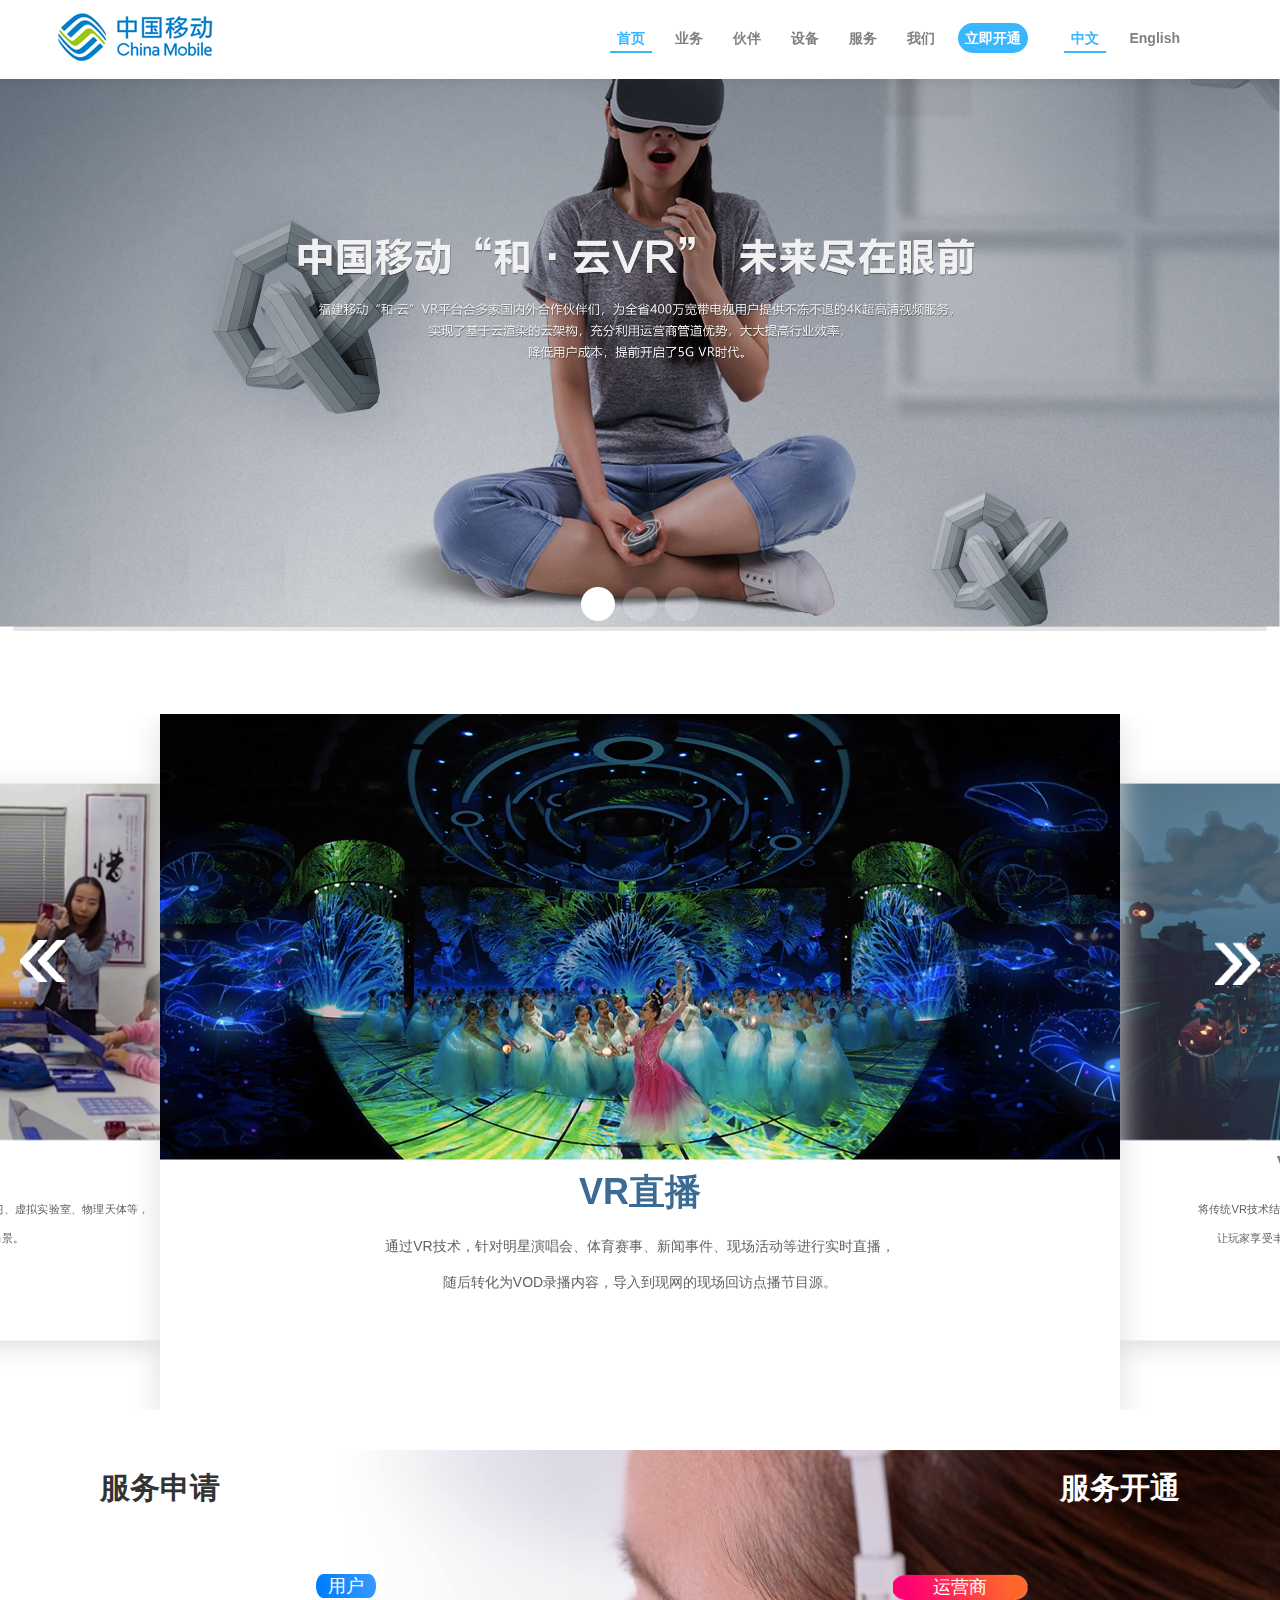
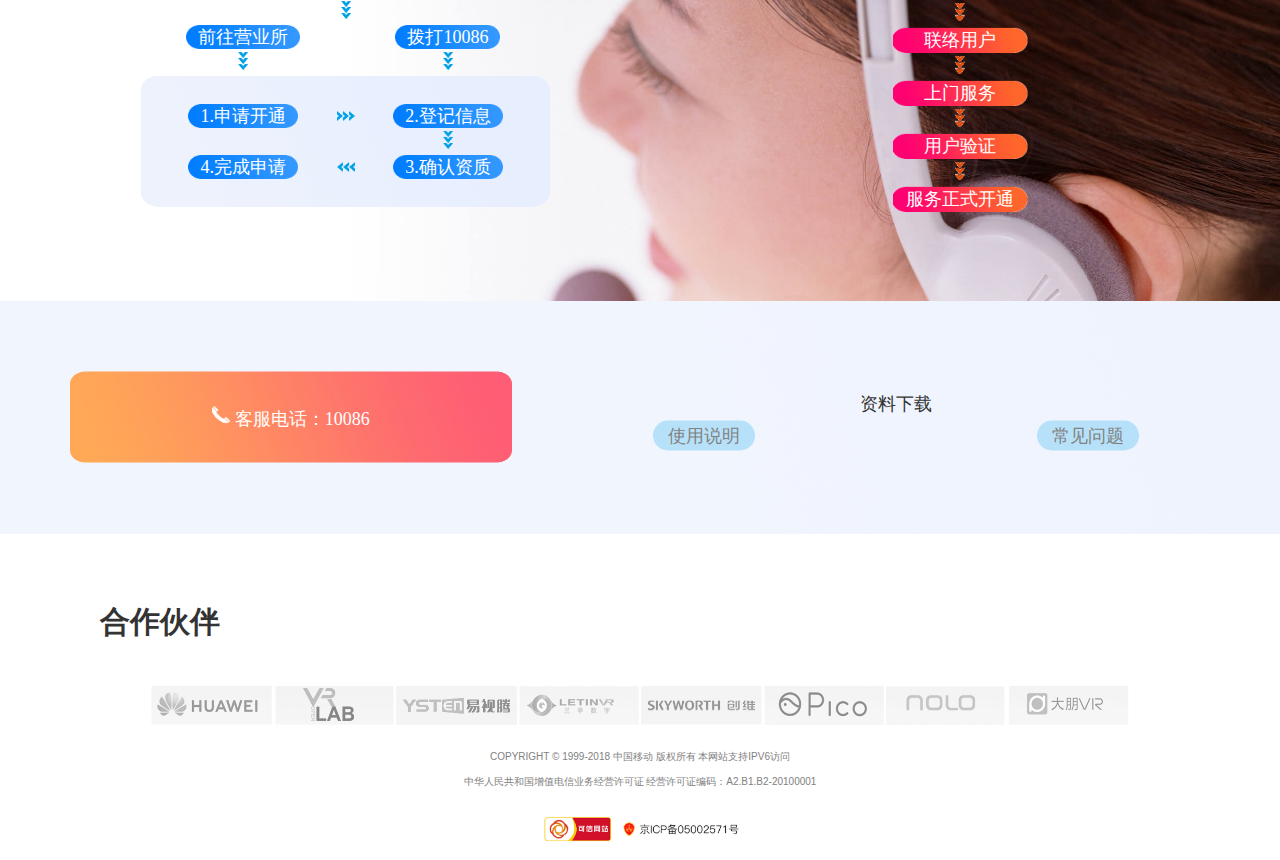
<file: index.html>
<!DOCTYPE html>
<!DOCTYPE html>
<html>
<head lang="en">
    <meta charset="UTF-8">
    <title>首页</title>
    <link rel="stylesheet" href="./css/bootstrap.min.css">
    <link rel="stylesheet" href="./css/swiper.min.css"/>
    <link rel="stylesheet" href="./css/reset.css"/>
    <link rel="stylesheet" href="./css/main.css"/>
    <link rel="stylesheet" href="./css/common.css">
    <link rel="stylesheet" href="./css/homepage.css"/>
    <script src="./js/swiper.min.js"></script>
</head>
<body>
<header>

    <nav class="navbar clean-main-menu minified" role="navigation">
        <div  class="container ">

            <div class="navbar-header">

                <a class="navbar-brand" href="index.html"><img class="logo" id="logo" src="./images/logo01.png" alt="Page"></a>
            </div>
            <div id="nav-menu" class="navbar-collapse collapse" role="navigation">
                <ul style="margin-left:20px" class="nav navbar-nav clean-menu-wrapper">
                        <li class="active">
                                <a href="./index.html">中文</a>
                            </li>
                            <li class="item">
                                <a href="./EnglishVersion/index.html">English</a>
                            </li>
                </ul>
                <ul class="nav navbar-nav clean-menu-wrapper">
                        <li class="active">
                                <a href="./index.html">首页</a>
                            </li>
                    <li class="item">
                        <a href="./business.html">业务</a>
                    </li>
                    <li class=" item ">
                        <a href="./Partner.html">伙伴</a>
                    </li>
                    <li class="item">
                        <a href="./equipment.html">设备</a>
                    </li>
                    <li class="item">
                        <a href="#add">服务</a>
                    </li>
                    <li class="item">
                        <a href="./AboutUs.html">我们</a>
                    </li>
                    <li class="OpenUp">
                            <a href="./OpenUp.html">立即开通</a>
                    </li>

                </ul>

            </div>

        </div>
    </nav>

</header>
    <div style="width: 100%;padding:0;" class="container container1">
        <!-- 轮播-->
        <div id="lunbo" class="lunbo">
            <div class="lunbo_conatiner">
                <div class="swiper-container">
                    <div class="swiper-wrapper">
                        <div class="swiper-slide">
                            <div class="lunbo_img_container">
                                    <a href="./business.html">
                                <img width="100%" src="./images/shouye_banner1.jpg" alt=""/></a>
                            </div>
                        </div>
                        <div class="swiper-slide">
                            <div class="lunbo_img_container">
                                    <a href="./business.html">
                                <img width="100%" src="./images/shouye_02.jpg" alt=""/></a>
                            </div>
                        </div>
                        <div class="swiper-slide">
                            <div class="lunbo_img_container">
                                    <a href="./business.html">
                                <img width="100%" src="./images/shouye_03.jpg" alt=""/>
                                    </a>
                            </div>
                        </div>
                    </div>
                    <!-- 如果需要分页器 -->
                    <div class="swiper-pagination"></div>

                    <!-- 如果需要导航按钮 -->
                    <!--<div class="swiper-button-prev"></div>-->
                    <!--<div class="swiper-button-next"></div>-->

                    <!-- 如果需要滚动条 -->
                    <div class="swiper-scrollbar"></div>
                </div>
            </div>
        </div>
    <!-- vr展示-->
        <div id="vr_show" class="vr_show">
            <div class="vr_show_conatiner">
                <div class="swiper-container">
                    <div class="swiper-wrapper">
                        <div class="swiper-slide">
                                <a href="./business.html">
                            <div class="lunbo_img_container">
                                <img width="100%" src="./images/lunbo_banner01.jpg" alt=""/>
                            </div>
                            <div class="lunbo-infor">
                                <h3>VR直播</h3>
                                <p>通过VR技术，针对明星演唱会、体育赛事、新闻事件、现场活动等进行实时直播，</p>
                                <p>随后转化为VOD录播内容，导入到现网的现场回访点播节目源。</p>
                            </div>
                            </a>
                        </div>
                        <div class="swiper-slide">
                                <a href="./business.html">
                            <div class="lunbo_img_container">
                                <img width="100%" src="./images/lunbo_banner02.jpg" alt=""/>
                            </div>

                            <div class="lunbo-infor">
                                <h3>VR云游戏</h3>
                                <p>将传统VR技术结合云计算科技，解放终端系统处理能力，</p>
                                <p>让玩家享受丰富多样、趣味十足的虚拟游戏世界。</p>
                            </div>
                            </a>
                        </div>
                        <div class="swiper-slide">
                                <a href="./business.html">
                            <div class="lunbo_img_container">
                                <img width="100%" src="./images/lunbo_banner03.jpg" alt=""/>
                            </div>
                            <div class="lunbo-infor">
                                <h3>VR趣播</h3>
                                <p>将视频点播和VR技术相结合，提供风光、旅游、人文、生活、</p>
                                <p>纪实等全景视频，令用户享受身临其境的乐趣。</p>
                            </div>
                            </a>
                        </div>
                        <div class="swiper-slide">
                                <a href="./business.html">
                            <div class="lunbo_img_container">
                                <img width="100%" src="./images/lunbo_banner04.jpg" alt=""/>
                            </div>

                            <div class="lunbo-infor">
                                <h3>巨幕影院</h3>
                                <p>足不出户即可体验私人巨幕影院，为个体打造的私人IMAX影院</p>
                                <!-- <p>通过VR技术构建虚拟学习环境，如英语教学、古诗学习、虚拟实验室、物理天体等知识，</p> -->
                                <!-- //<p>以沉浸式内容生动呈现教学场景。</p> -->
                            </div>
                                </a>
                        </div>
                        <div class="swiper-slide">
                                <a href="./business.html">
                                <div class="lunbo_img_container">
                                    <img width="100%" src="./images/lunbo_banner05.jpg" alt=""/>
                                </div>
    
                                <div class="lunbo-infor">
                                    <h3>VR教育</h3>
                                   
                                    <p>通过VR技术构建虚拟学习环境，如英语教学、古诗学习、虚拟实验室、物理天体等，</p>
                                    <p>以沉浸式内容生动呈现教学场景。</p>
                                </div>
                                </a>
                            </div>
                    </div>
                    <!-- 如果需要导航按钮 -->
                    <div class="swiper-button-prev"></div>
                    <div class="swiper-button-next"></div>

                </div>
            </div>
        </div>
<!--服务-->
<a name="add"></a>
        <div class="fuwu">
            <div class="fuwu_bg">
                <!--<img width="100%" src="images/homepage_05.jpg" alt=""/>-->
                <img width="100%" src="images/homepage_bg04_04.jpg" alt=""/>
            </div>
            <div class="fu_container">
                <div class="fu_shenqing">
                    <h4 class="fu_shenqing_title">服务申请</h4>
                    <div class="fu_shenqing_flow">
                        <div class="flow_first">
                            <div class="flow_first_user">
                                <span>用户</span>
                            </div>
                            <div class="flow_first_icon">

                            </div>
                        </div>
                        <div class="flow_second">
                            <div class="yingye">
                                <div class="yingye_title">
                                    <span>前往营业所</span>
                                    <div class="t-c">
                                        <div class="yingye_icon">

                                        </div>
                                    </div>

                                </div>

                            </div>
                            <div class="tel10086">
                                <div class="tel10086_title">
                                    <span>拨打10086</span>
                                    <div class="t-c"> <div class="tel10086_icon">

                                    </div></div>
                                </div>

                            </div>
                        </div>
                        <div class="clearFix"></div>
                        <div class="flow_third">
                            <div class="flow_third_01">
                            <div class="yingye">
                                <div class="yingye_title">
                                    <span>1.申请开通</span>
                                </div>
                            </div>
                            <div class="tel10086">
                                <div class="tel10086_title">
                                    <span>2.登记信息</span>
                                    <div class="t-c"> <div class="tel10086_icon">

                                    </div></div>
                                </div>
                            </div>
                                <div class="clearFix"></div>
                            </div>
                            <div class="flow_third_02">

                            </div>
                            <div class="flow_third_03">
                                <div class="yingye">
                                    <div class="yingye_title">
                                        <span>4.完成申请</span>
                                    </div>
                                </div>
                                <div class="tel10086">
                                    <div class="tel10086_title">
                                        <span>3.确认资质</span>
                                    </div>

                                </div>
                                <div class="clearFix"></div>
                            </div>
                            <div class="clearFix"></div>
                    </div>
                </div>

            </div>
                <div class="fu_kaitong">
                    <h4 class="fu_kaitong_title">服务开通</h4>
                    <div class="fu_kaitong_con">
                        <div class="fu_kaitong_con_01">
                            <span>运营商</span>
                            <div>
                                <div class="fu_kaitong_con_icon"></div>
                            </div>
                        </div >
                        <div class="fu_kaitong_con_01">
                            <span>联络用户</span>
                            <div>
                                <div class="fu_kaitong_con_icon"></div>
                            </div>

                        </div>
                        <div class="fu_kaitong_con_01">
                            <span>上门服务</span>
                            <div>
                                <div class="fu_kaitong_con_icon"></div>
                            </div>
                        </div>
                        <div class="fu_kaitong_con_01"><span>用户验证</span><div>
                            <div class="fu_kaitong_con_icon"></div>
                        </div></div>
                        <div class="fu_kaitong_con_01"><span>服务正式开通</span></div>
                    </div>
                </div></div>
            <div class="fuwu_contact">
                <div class="fuwu_contact_tel">
                    <div class="kefu_tel">
                        <span class="kefu_tel_icon">

                        </span>
                        客服电话：10086
                    </div>
                </div>
                <div class="fuwu_contact_address">
                    <div class="kefu_ziliao">
                        资料下载
                    </div>
                    <div class="kefu_question">
                        <div class="kefu_question50"><a href="./data/和云VR使用说明.docx" download="和云VR使用说明"><span>使用说明</span></a></div>
                        <div class="kefu_question50"><a href="./data/和云VR常见问题（FAQ）.doc" download="和云VR常见问题（FAQ）"><span>常见问题</span></a></div>
                    </div>
                </div>
            </div>
        </div>
        <!-- h合作-->
        <div class="hezuo">

            <h3>合作伙伴</h3>

            <div class="hezuo_imgCont"> 
                 <div><img src="images/homepage_logo02.png" alt=""/></div>
                <div><img src="images/homepage_logo01.png" alt=""/></div>
                <div><img src="images/homepage_logo09.png" alt=""/></div>
                <div><img src="images/homepage_logo04.png" alt=""/></div>
                <div><img src="images/homepage_logo03.png" alt=""/></div>
                
                <div><img src="images/homepage_logo05.png" alt=""/></div>
                <div><img src="images/homepage_logo06.png" alt=""/></div>
               
                <div><img src="images/homepage_logo08.png" alt=""/></div>
            </div>
        </div>
    </div>
<footer>
    <div class="container">
        <div class="row">

            <div class="col-md-12 col-sm-12 copyright">
                <p>Copyright © 1999-2018 中国移动 版权所有 本网站支持IPv6访问 </p>
                <!-- </div>
             </div> -->
                <!-- <div class="row"> -->

                <!-- <div class="col-md-12 col-sm-12 copyright"> -->
                <p>中华人民共和国增值电信业务经营许可证 经营许可证编码：A2.B1.B2-20100001 </p>
            </div>
            <!-- </div>
        <div class="row"> -->

            <div style="text-align: center;" class="col-md-12 col-sm-12 copyright">
                <img style="transform: scale(0.55);" src="./images/trusted_web_site01.png" alt="">
            </div>
        </div>
    </div>
</footer>
</body>
<script src="./js/jquery-3.3.1.min.js"></script>
<script>
    $('.item').click(function () {
        $(this).siblings().removeClass('active').addClass('item')
        $(this).addClass('active').removeClass('item')
    })
</script>
<script>
    var mySwiper = new Swiper ('#lunbo .swiper-container', {

        loop: true, // 循环模式选项
        autoplay:true,
        // 如果需要分页器
        pagination: {
            el: '#lunbo .swiper-pagination',
            clickable :true
        }

        // 如果需要前进后退按钮
//        navigation: {
//            nextEl: '.swiper-button-next',
//            prevEl: '.swiper-button-prev'
//        }
    });

   var certifySwiper = new Swiper('#vr_show .swiper-container', {
        watchSlidesProgress: true,
        slidesPerView: 'auto',
        centeredSlides: true,
        loop: true,
        loopedSlides: 4,
        navigation: {
            nextEl: '.swiper-button-next',
            prevEl: '.swiper-button-prev'
        },
        pagination: {
            el: '.vr_show_conatiner .swiper-pagination'
            //clickable :true,
        },
        on: {
            progress: function(progress) {
                for (i = 0; i < this.slides.length; i++) {
                    var slide = this.slides.eq(i);
                    var slideProgress = this.slides[i].progress;
                    modify = 1;
                    if (Math.abs(slideProgress) > 1) {
                        modify = (Math.abs(slideProgress) - 1) * 0.3 + 1;
                    }
                    translate = slideProgress * modify * 260 + 'px';
                    scale = 1 - Math.abs(slideProgress) / 5;
                    zIndex = 999 - Math.abs(Math.round(10 * slideProgress));
                    slide.transform('translateX(' + translate + ') scale(' + scale + ')');
                    slide.css('zIndex', zIndex);
                    slide.css('opacity', 1);
                    if (Math.abs(slideProgress) > 3) {
                        slide.css('opacity', 0);
                    }
                }
            },
            setTransition: function(transition) {
                for (var i = 0; i < this.slides.length; i++) {
                    var slide = this.slides.eq(i)
                    slide.transition(transition);
                }

            }
        }

    })
</script>
</html>
</file>
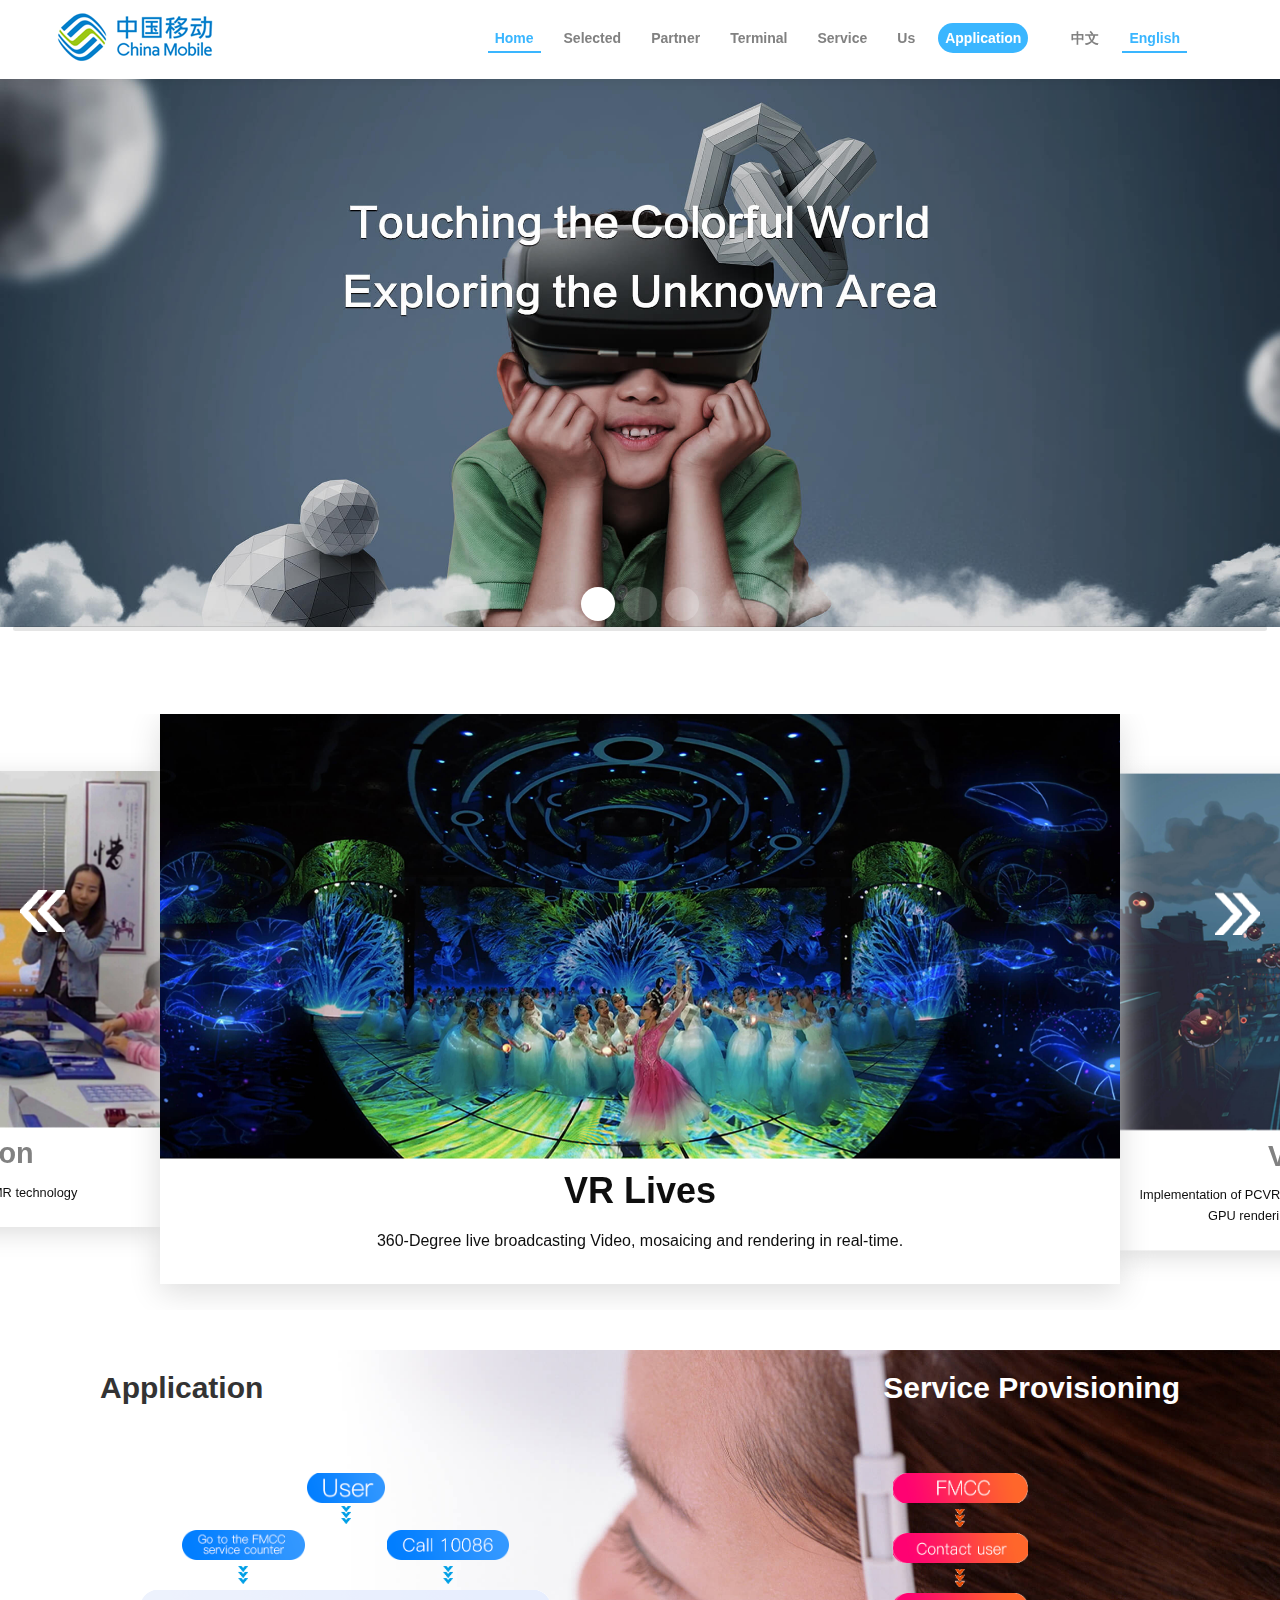
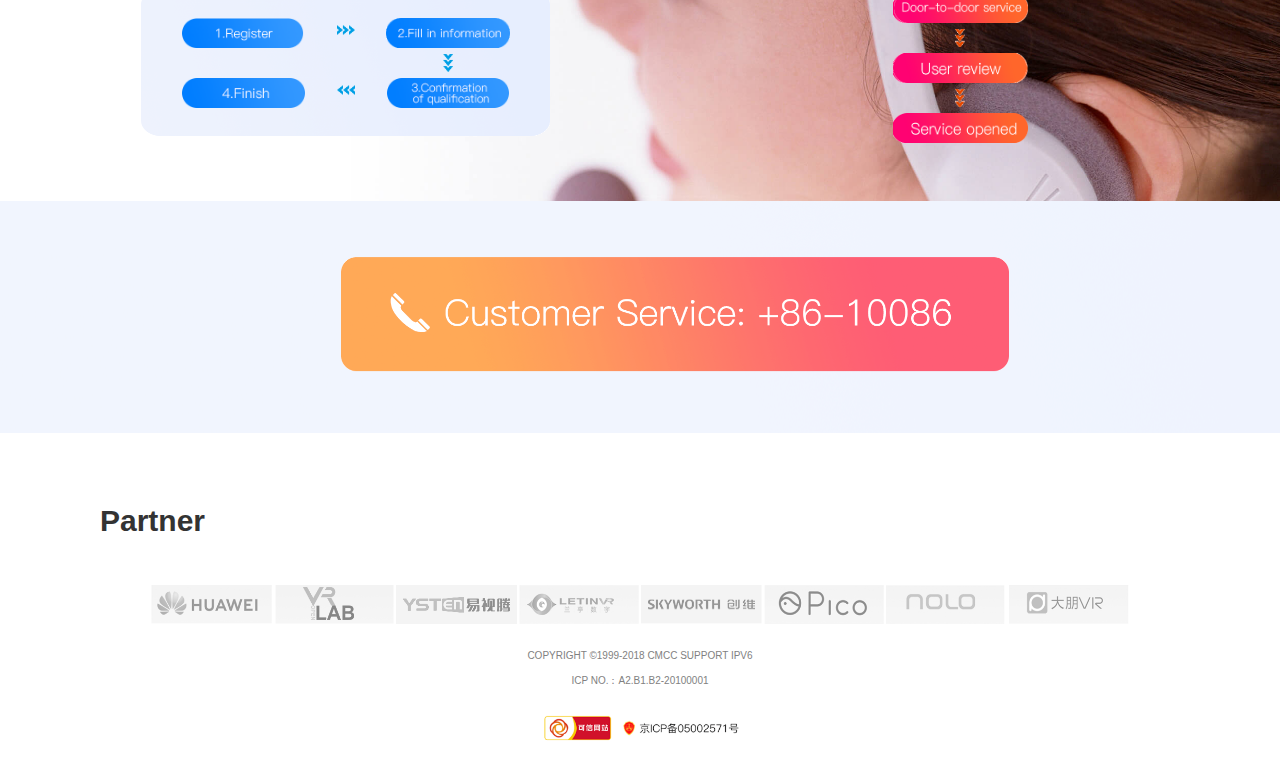
<file: EnglishVersion/index.html>
<!DOCTYPE html>
<html>

<head lang="en">
    <meta charset="UTF-8">
    <title>首页</title>
    <link rel="stylesheet" href="../css/bootstrap.min.css">
    <link rel="stylesheet" href="../css/swiper.min.css" />
    <link rel="stylesheet" href="../css/reset.css" />
    <link rel="stylesheet" href="../css/main.css" />
    <link rel="stylesheet" href="../css/common.css">
    <link rel="stylesheet" href="../css/homepage.css" />
    <title>中国移动</title>
    <style>
        .h30 {
            height: 30px;
        }

        .fuwu .fu_kaitong_con_01 span {
            padding: 0;
        }

        .fuwu_contact .kefu_tel {
            font-size: 36px;
            padding: 45px 15px;
        }

        #vr_show .swiper-slide .lunbo-infor {
            padding-top: 10px;
            padding-bottom: 30px;
            /* height: 190px; */
        }
        .swiper-slide-active h3 {
    color: #0e0e0e;
}
    
        #vr_show .swiper-slide .lunbo-infor p {
    line-height: 26px;
    font-size: 16px;
    color: #0e0e0e;
}
    </style>
    <script src="js/swiper.min.js"></script>
</head>

<body>
    <header>

        <nav class="navbar clean-main-menu minified" role="navigation">
            <div class="container ">

                <div class="navbar-header">

                    <a class="navbar-brand" href="./index.html"><img class="logo" id="logo" src="../images/logo01.png"
                            alt="Page"></a>
                </div>
                <div id="nav-menu" class="navbar-collapse collapse" role="navigation">
                    <ul style="margin-left:20px" class="nav navbar-nav clean-menu-wrapper">
                        <li class="item">
                            <a href="../index.html">中文</a>
                        </li>
                        <li class="active">
                            <a href="./index.html">English</a>
                        </li>
                    </ul>
                    <ul class="nav navbar-nav clean-menu-wrapper">
                        <li class="active">
                            <a href="./index.html">Home</a>
                        </li>
                        <li class="item">
                            <a href="./business.html">Selected</a>
                        </li>
                        <li class=" item ">
                            <a href="./Partner.html">Partner</a>
                        </li>
                        <li class=" item">
                            <a href="./equipment.html">Terminal</a>
                        </li>
                        <li class="item">
                            <a href="#add">Service</a>
                        </li>
                        <li class="item">
                            <a href="./AboutUs.html">Us</a>
                        </li>
                        <li class="OpenUp">
                            <a href="./OpenUp.html">Application</a>
                        </li>

                    </ul>

                </div>

            </div>
        </nav>

    </header>
    <div style="width: 100%;padding:0;" class="container container1">
        <!-- 轮播-->
        <div id="lunbo" class="lunbo">
            <div class="lunbo_conatiner">
                <div class="swiper-container">
                    <div class="swiper-wrapper">
                        <div class="swiper-slide">
                            <div class="lunbo_img_container">
                                <a href="./business.html">
                                    <img width="100%" src="./images/kv1.jpg" alt="" /></a>
                            </div>
                        </div>
                        <div class="swiper-slide">
                            <div class="lunbo_img_container">
                                <a href="./business.html">
                                    <img width="100%" src="./images/kv4.jpg" alt="" /></a>
                            </div>
                        </div>
                        <div class="swiper-slide">
                            <div class="lunbo_img_container">
                                <a href="./business.html">
                                    <img width="100%" src="./images/kv3.jpg" alt="" />
                                </a>
                            </div>
                        </div>
                    </div>
                    <!-- 如果需要分页器 -->
                    <div class="swiper-pagination"></div>

                    <!-- 如果需要导航按钮 -->
                    <!--<div class="swiper-button-prev"></div>-->
                    <!--<div class="swiper-button-next"></div>-->

                    <!-- 如果需要滚动条 -->
                    <div class="swiper-scrollbar"></div>
                </div>
            </div>
        </div>
        <!-- vr展示-->
        <div id="vr_show" class="vr_show">
            <div class="vr_show_conatiner">
                <div class="swiper-container">
                    <div class="swiper-wrapper">
                        <div class="swiper-slide">
                            <a href="./business.html">
                                <div class="lunbo_img_container">
                                    <img width="100%" src="./images/lunbo_banner01.jpg" alt="" />
                                </div>
                                <div class="lunbo-infor">
                                    <h3 class="c0">VR Lives</h3>
                                      <p>360-Degree live broadcasting Video, mosaicing and rendering in real-time.</p> 
                               <!-- <p>随后转化为VOD录播内容，导入到现网的现场回访点播节目源。</p> -->
                                </div>
                            </a>
                        </div>
                        <div class="swiper-slide">
                            <a href="./business.html">
                                <div class="lunbo_img_container">
                                    <img width="100%" src="./images/lunbo_banner02.jpg" alt="" />
                                </div>

                                <div class="lunbo-infor">
                                    <h3 class="c0">VR Games</h3>
                                    <p>Implementation of PCVR Game in Mobile Terminal Based on cloudified</p>
                                <p>GPU rendering. and virtualization technoloaies</p>
                                </div>
                            </a>
                        </div>
                        <div class="swiper-slide">
                            <a href="./business.html">
                                <div class="lunbo_img_container">
                                    <img width="100%" src="./images/lunbo_banner03.jpg" alt="" />
                                </div>
                                <div class="lunbo-infor">
                                    <h3 class="c0">VR VOD</h3>
                                 <p>4K/8K 360 Degree VOD Service Based on H.265</p>
                                  <p>Standard and Super-Pixel Segmentation Technology</p> 
                                </div>
                            </a>
                        </div>
                        <div class="swiper-slide">
                            <a href="./business.html">
                                <div class="lunbo_img_container">
                                    <img width="100%" src="./images/lunbo_banner04.jpg" alt="" />
                                </div>

                                <div class="lunbo-infor">
                                    <h3 class="c0">IMAX</h3>
                                    <p>"300-inch"screen in virtual space</p>
                                  
                                </div>
                            </a>
                        </div>
                        <div class="swiper-slide">
                            <a href="./business.html">
                                <div class="lunbo_img_container">
                                    <img width="100%" src="./images/lunbo_banner05.jpg" alt="" />
                                </div>

                                <div class="lunbo-infor">
                                    <h3 class="c0">VR Education</h3>

                                    <p>Educational course produced via MR technology</p>
                                   
                                </div>
                            </a>
                        </div>
                    </div>
                    <!-- 如果需要导航按钮 -->
                    <div class="swiper-button-prev"></div>
                    <div class="swiper-button-next"></div>

                </div>
            </div>
        </div>
        <!--服务-->
        <a name="add"></a>
        <div class="fuwu">
            <div class="fuwu_bg">
                <!--<img width="100%" src="images/homepage_05.jpg" alt=""/>-->
                <img width="100%" src="../images/homepage_bg04_04.jpg" alt="" />
            </div>
            <div class="fu_container">
                <div class="fu_shenqing">
                    <h4 class="fu_shenqing_title">Application</h4>
                    <div class="fu_shenqing_flow">
                        <div class="flow_first">
                            <div class="flow_first_user h30">

                                <img height="100%" src="images/hoome_user01.png" alt="">
                            </div>
                            <div class="flow_first_icon">

                            </div>
                        </div>
                        <div class="flow_second">
                            <div class="yingye">
                                <div class="yingye_title h30">
                                    <img height="100%" src="images/home_go01.png" alt="">
                                    <!-- <span>Go to the FMCC <br>
                                            service counter</span> -->
                                    <div class="t-c">
                                        <div class="yingye_icon">

                                        </div>
                                    </div>

                                </div>

                            </div>
                            <div class="tel10086">
                                <div class="tel10086_title h30">
                                    <!-- <span>Call 10086</span> -->
                                    <img height="100%" src="images/home_call01.png" alt="">
                                    <div class="t-c">
                                        <div class="tel10086_icon">

                                        </div>
                                    </div>
                                </div>

                            </div>
                        </div>
                        <div class="clearFix"></div>
                        <div style="margin-top:30px;" class="flow_third">
                            <div class="flow_third_01">
                                <div class="yingye">
                                    <div class="yingye_title h30">
                                        <!-- <span>1.Register</span> -->
                                        <img height="100%" src="images/home_re_01.png" alt="">
                                    </div>
                                </div>
                                <div class="tel10086">
                                    <div class="tel10086_title">
                                        <span style="padding:0;" class="h30"><img height="100%" src="images/home_fill01.png"
                                                alt=""></span>

                                        <div class="t-c">
                                            <div class="tel10086_icon">

                                            </div>
                                        </div>
                                    </div>
                                </div>
                                <div class="clearFix"></div>
                            </div>
                            <div class="flow_third_02">

                            </div>
                            <div class="flow_third_03">
                                <div class="yingye">
                                    <div class="yingye_title h30">
                                        <img height="100%" src="images/home_fin_01.png" alt="">
                                        <!-- <span></span> -->
                                    </div>
                                </div>
                                <div class="tel10086">
                                    <div class="tel10086_title h30">
                                        <img height="100%" src="images/home_con.png" alt="">
                                        <!-- <span>3.Confirmation 
                                                of qualification</span> -->
                                    </div>

                                </div>
                                <div class="clearFix"></div>
                            </div>
                            <div class="clearFix"></div>
                        </div>
                    </div>

                </div>
                <div class="fu_kaitong">
                    <h4 class="fu_kaitong_title">Service Provisioning</h4>
                    <div class="fu_kaitong_con">
                        <div class="fu_kaitong_con_01">
                            <!-- <span>FMCC</span> -->
                            <span class="h30">
                                <img height="100%" src="images/home_red_fmcc01.png" alt="">
                            </span>
                            <div>
                                <div class="fu_kaitong_con_icon"></div>
                            </div>
                        </div>
                        <div class="fu_kaitong_con_01">
                            <!-- <span>Contact user</span> -->
                            <span class="h30">
                                <img height="100%" src="images/home_red_contact_01.png" alt="">
                            </span>
                            <div>
                                <div class="fu_kaitong_con_icon"></div>
                            </div>

                        </div>
                        <div class="fu_kaitong_con_01">
                            <!-- <span>Door-to-door service</span> -->
                            <span class="h30">
                                <img height="100%" src="images/home_red_door01.png" alt="">
                            </span>
                            <div>
                                <div class="fu_kaitong_con_icon"></div>
                            </div>
                        </div>
                        <div class="fu_kaitong_con_01">
                            <!-- <span>User review</span>  -->
                            <span class="h30">
                                <img height="100%" src="images/home_red_userreview.png" alt="">
                            </span>
                            <div>
                                <div class="fu_kaitong_con_icon"></div>
                            </div>
                        </div>
                        <div class="fu_kaitong_con_01">
                            <!-- <span>Service opened</span> -->
                            <span class="h30">
                                <img height="100%" src="images/home_red_service.png" alt="">
                            </span>
                        </div>
                    </div>
                </div>
            </div>
            <div class="fuwu_contact">
                <div class="fuwu_contact_tel" style="width:60%;left: 20%">
                    <div class="kefu_tel" style="background: none">
                        <img src="images/home_tel01.png" alt=""/>
                        <!--<span style="width:36px;height:36px;" class="kefu_tel_icon">-->

                        <!--</span>-->
                        <!--Customer Service: +86-10086-->
                    </div>
                </div>
                <!-- <div class="fuwu_contact_address">
                    <div class="kefu_ziliao">
                        资料下载
                    </div>
                    <div class="kefu_question">
                        <div class="kefu_question50"><span>使用说明</span></div>
                        <div class="kefu_question50"><span>常见问题</span></div>
                    </div>
                </div> -->
            </div>
        </div>
        <!-- h合作-->
        <div class="hezuo">

            <h3>Partner</h3>

   
                <div class="hezuo_imgCont"> 
                    <div><img src="images/homepage_logo02.png" alt=""/></div>
                    <div><img src="images/homepage_logo01.png" alt=""/></div>
                    <div><img src="images/homepage_logo09.png" alt=""/></div>
                    <div><img src="images/homepage_logo04.png" alt=""/></div>
                    <div><img src="images/homepage_logo03.png" alt=""/></div>
                    
                    <div><img src="images/homepage_logo05.png" alt=""/></div>
                    <div><img src="images/homepage_logo06.png" alt=""/></div>
                   
                    <div><img src="images/homepage_logo08.png" alt=""/></div>
               </div>
          
        </div>
    </div>
    <footer>
        <div class="container">
            <div class="row">

                <div class="col-md-12 col-sm-12 copyright">
                    <p>Copyright ©1999-2018 CMCC Support IPv6 </p>
                    <!-- </div>
             </div> -->
                    <!-- <div class="row"> -->

                    <!-- <div class="col-md-12 col-sm-12 copyright"> -->
                    <p>ICP No.：A2.B1.B2-20100001 </p>
                </div>
                <!-- </div>
        <div class="row"> -->

                <div style="text-align: center;" class="col-md-12 col-sm-12 copyright">
                    <img style="transform: scale(0.55);" src="../images/trusted_web_site01.png" alt="">
                </div>
            </div>
        </div>
    </footer>
</body>
<script src="../js/jquery-3.3.1.min.js"></script>
<script>
    $('.item').click(function () {
        $(this).siblings().removeClass('active').addClass('item')
        $(this).addClass('active').removeClass('item')
    })
</script>
<script>
    var mySwiper = new Swiper('#lunbo .swiper-container', {

        loop: true, // 循环模式选项
        autoplay: true,
        // 如果需要分页器
        pagination: {
            el: '#lunbo .swiper-pagination',
            clickable: true
        }

        // 如果需要前进后退按钮
        //        navigation: {
        //            nextEl: '.swiper-button-next',
        //            prevEl: '.swiper-button-prev'
        //        }
    });

    var certifySwiper = new Swiper('#vr_show .swiper-container', {
        watchSlidesProgress: true,
        slidesPerView: 'auto',
        centeredSlides: true,
        loop: true,
        loopedSlides: 4,
        navigation: {
            nextEl: '.swiper-button-next',
            prevEl: '.swiper-button-prev'
        },
        pagination: {
            el: '.vr_show_conatiner .swiper-pagination'
            //clickable :true,
        },
        on: {
            progress: function (progress) {
                for (i = 0; i < this.slides.length; i++) {
                    var slide = this.slides.eq(i);
                    var slideProgress = this.slides[i].progress;
                    modify = 1;
                    if (Math.abs(slideProgress) > 1) {
                        modify = (Math.abs(slideProgress) - 1) * 0.3 + 1;
                    }
                    translate = slideProgress * modify * 260 + 'px';
                    scale = 1 - Math.abs(slideProgress) / 5;
                    zIndex = 999 - Math.abs(Math.round(10 * slideProgress));
                    slide.transform('translateX(' + translate + ') scale(' + scale + ')');
                    slide.css('zIndex', zIndex);
                    slide.css('opacity', 1);
                    if (Math.abs(slideProgress) > 3) {
                        slide.css('opacity', 0);
                    }
                }
            },
            setTransition: function (transition) {
                for (var i = 0; i < this.slides.length; i++) {
                    var slide = this.slides.eq(i)
                    slide.transition(transition);
                }

            }
        }

    })
</script>

</html>
</file>
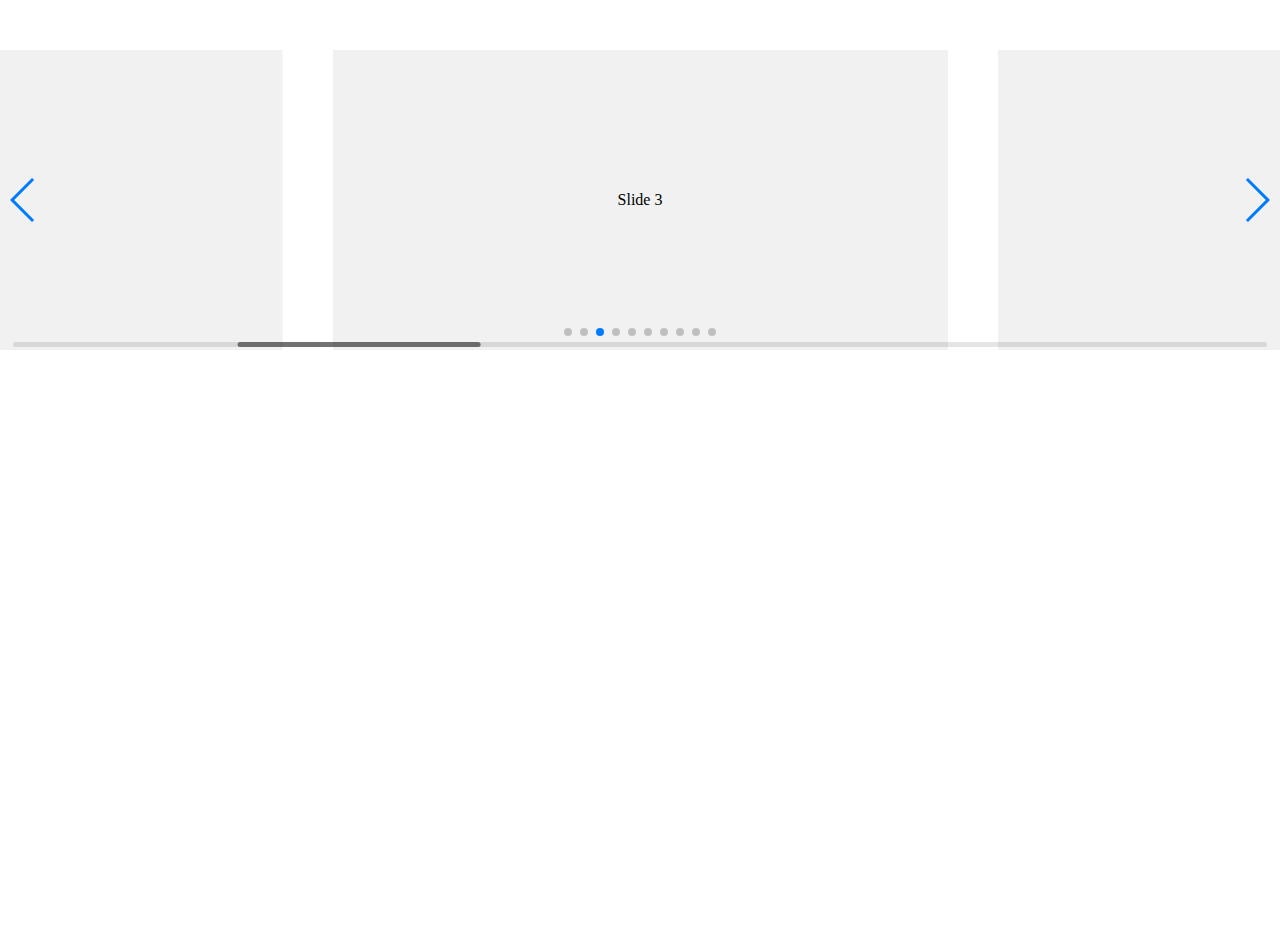
<file: js/js/swiper-4.4.2/playground/index.html>
<!doctype html>
<html lang="en">
<head>
    <meta charset="UTF-8">
    <title>Swiper Playground</title>
    <link rel="stylesheet" href="../dist/css/swiper.min.css">
    <meta name="viewport" content="width=device-width">
</head>
<body>
    <div class="swiper-container">
        <div class="swiper-scrollbar"></div>
        <div class="swiper-button-prev"></div>
        <div class="swiper-button-next"></div>
        <div class="swiper-wrapper">
            <div class="swiper-slide">Slide 1</div>
            <div class="swiper-slide">Slide 2</div>
            <div class="swiper-slide">Slide 3</div>
            <div class="swiper-slide">Slide 4</div>
            <div class="swiper-slide">Slide 5</div>
            <div class="swiper-slide">Slide 6</div>
            <div class="swiper-slide">Slide 7</div>
            <div class="swiper-slide">Slide 8</div>
            <div class="swiper-slide">Slide 9</div>
            <div class="swiper-slide">Slide 10</div>
        </div>
        <div class="swiper-pagination"></div>
    </div>
    <style>
    body, html {
        padding: 0;
        margin: 0;
        position: relative;
        height: 100%;
    }
    .swiper-container {
        width: 100%;
        height: 300px;
        margin: 50px auto;
    }
    .swiper-slide {
        background: #f1f1f1;
        color:#000;
        text-align: center;
        line-height: 300px;
    }
    </style>
    <script src="../dist/js/swiper.min.js"></script>
    <script>
        var swiper = new Swiper({
            el: '.swiper-container',
            initialSlide: 2,
            spaceBetween: 50,
            slidesPerView: 2,
            centeredSlides: true,
            slideToClickedSlide: true,
            grabCursor: true,
            scrollbar: {
              el: '.swiper-scrollbar',
            },
            mousewheel: {
              enabled: true,
            },
            keyboard: {
              enabled: true,
            },
            pagination: {
              el: '.swiper-pagination',
            },
            navigation: {
              nextEl: '.swiper-button-next',
              prevEl: '.swiper-button-prev',
            },
        });
    </script>
</body>
</html>
</file>
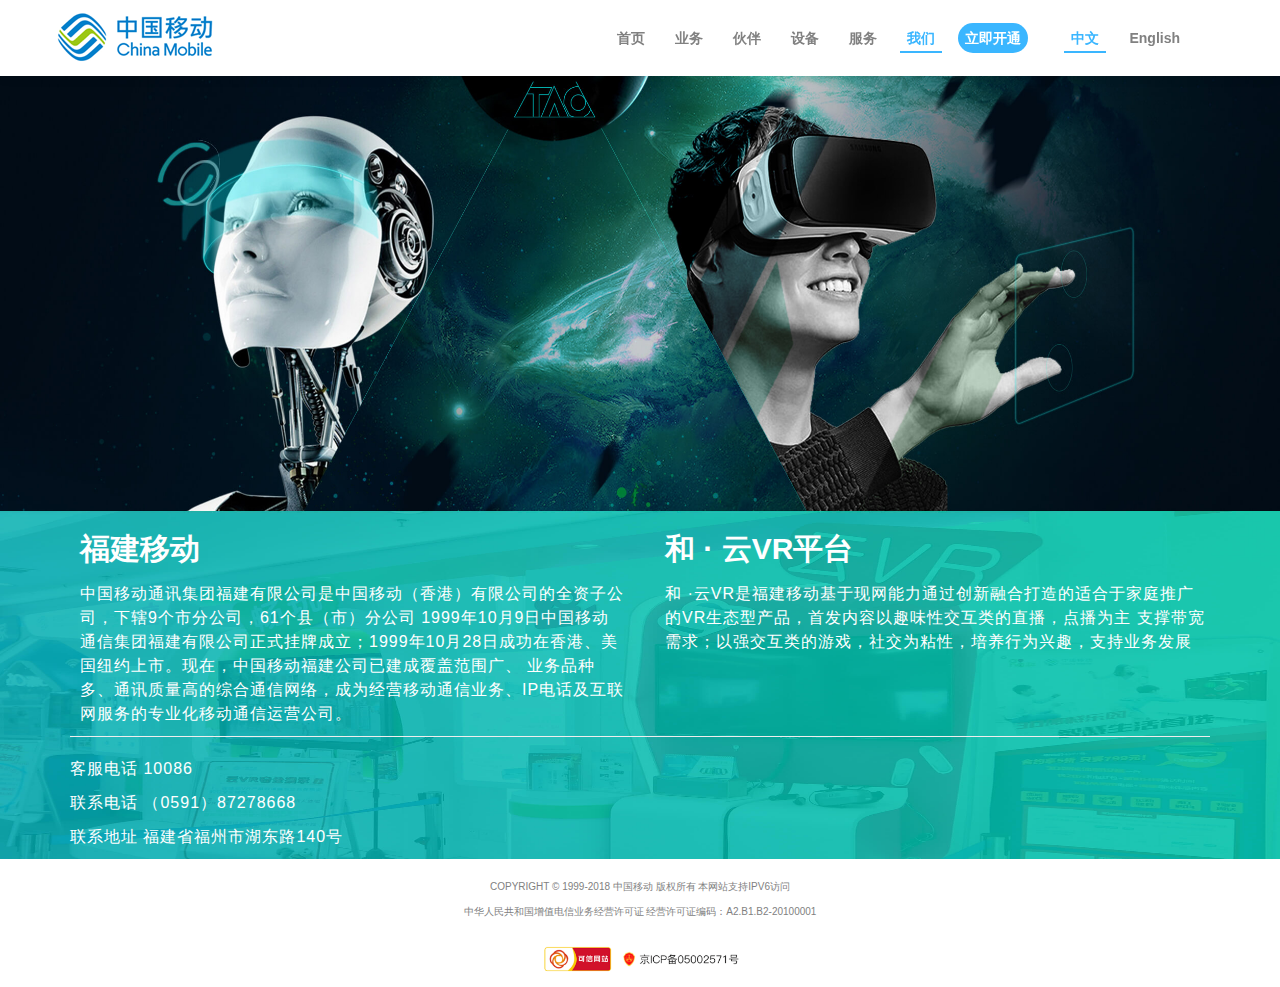
<file: AboutUs.html>
<!DOCTYPE html>
<html lang="en">

<head>
    <meta charset="UTF-8">
    <meta name="viewport" content="width=device-width, initial-scale=1.0">
    <meta http-equiv="X-UA-Compatible" content="ie=edge">
    <link rel="stylesheet" href="./css/bootstrap.min.css">
    <link rel="stylesheet" href="./css/main.css">
    <link rel="stylesheet" href="./css/common.css">
    <title>我们</title>
    <style>
    
    
.explain p {
    font-size: 16px;
    letter-spacing: 1px;
}
    </style>
</head>

<body>
    <header>

        <nav class="navbar clean-main-menu minified" role="navigation">
            <div class="container">

                <div class="navbar-header">

                    <a class="navbar-brand" href="index.html"><img class="logo" id="logo" src="./images/logo01.png" alt="Page"></a>
                </div>
                <div id="nav-menu" class="navbar-collapse collapse" role="navigation">
                    <ul style="margin-left:20px" class="nav navbar-nav clean-menu-wrapper">
                            <li class="active">
                                    <a href="./index.html">中文</a>
                                </li>
                                <li class="item">
                                    <a href="./EnglishVersion/index.html">English</a>
                                </li>
                    </ul>
                    <ul class="nav navbar-nav clean-menu-wrapper">
                            <li class="item">
                                    <a href="./index.html">首页</a>
                                </li>
                        <li class="item">
                            <a href="./business.html">业务</a>
                        </li>
                        <li class=" item ">
                            <a href="./Partner.html">伙伴</a>
                        </li>
                        <li class="item">
                            <a href="./equipment.html">设备</a>
                        </li>
                        <li class="item">
                            <a href="./index.html#add">服务</a>
                        </li>
                        <li class="active">
                            <a href="./AboutUs.html">我们</a>
                        </li>
                        <li class="OpenUp">
                                <a href="./OpenUp.html">立即开通</a>
                        </li>

                    </ul>

                </div>

            </div>
        </nav>

    </header>

    <div class="content" style="padding-top: 76px;">
        <div class="banner">
            <img class="img-responsive" src="./images/us_banner01.jpg" alt="">
        </div>

        <div class="explain">
            <!-- <img src="./images/us_banner02.jpg" alt=""> -->
            <div class="container">

                <div class="row">

                    <div class="col-md-6">
                        <div>
                            <H2>福建移动</H2>
                            <p style="    font-size: 16px;
                            letter-spacing: 1px;">中国移动通讯集团福建有限公司是中国移动（香港）有限公司的全资子公司，下辖9个市分公司，61个县（市）分公司
                                1999年10月9日中国移动通信集团福建有限公司正式挂牌成立；1999年10月28日成功在香港、美国纽约上市。现在，中国移动福建公司已建成覆盖范围广、
                                业务品种多、通讯质量高的综合通信网络，成为经营移动通信业务、IP电话及互联网服务的专业化移动通信运营公司。
                            </p>
                        </div>

                    </div>
                    <div class="col-md-6">
                        <div>
                            <H2>和 · 云VR平台</H2>
                            <p style="    font-size: 16px;
                            letter-spacing: 1px;">和 ·云VR是福建移动基于现网能力通过创新融合打造的适合于家庭推广的VR生态型产品，首发内容以趣味性交互类的直播，点播为主
                                    支撑带宽需求；以强交互类的游戏，社交为粘性，培养行为兴趣，支持业务发展
                            </p>
                        </div>
                    </div>

                </div>
                <hr>
                <div class="row">

                    <div class="col-md-12">
                        <p>客服电话  10086</p>
                        <p>联系电话 （0591）87278668</p>
                        <p>联系地址  福建省福州市湖东路140号</p>
                    </div>


                </div>
            </div>
        </div>
    </div>
    <footer>
        <div class="container">
            <div class="row">

                <div class="col-md-12 col-sm-12 copyright">
                        <p>copyright © 1999-2018 中国移动 版权所有 本网站支持ipv6访问 </p>
                </div>
            <!-- </div> -->
            <!-- <div class="row"> -->

                <div class="col-md-12 col-sm-12 copyright">
                    <p>中华人民共和国增值电信业务经营许可证 经营许可证编码：A2.B1.B2-20100001 </p>
                </div>
            <!-- </div>
            <div class="row"> -->

                <div style="text-align: center;" class="col-md-12 col-sm-12 copyright">
                    <img style="transform: scale(0.55);" src="./images/trusted_web_site01.png" alt="">
                </div>
            </div>
        </div>
    </footer>



    <script src="./js/jquery-3.3.1.min.js"></script>
    <script>
        $('.item').click(function () {

            $(this).siblings().removeClass('active').addClass('item')
            $(this).addClass('active').removeClass('item')
        })
    </script>
</body>

</html>
</file>
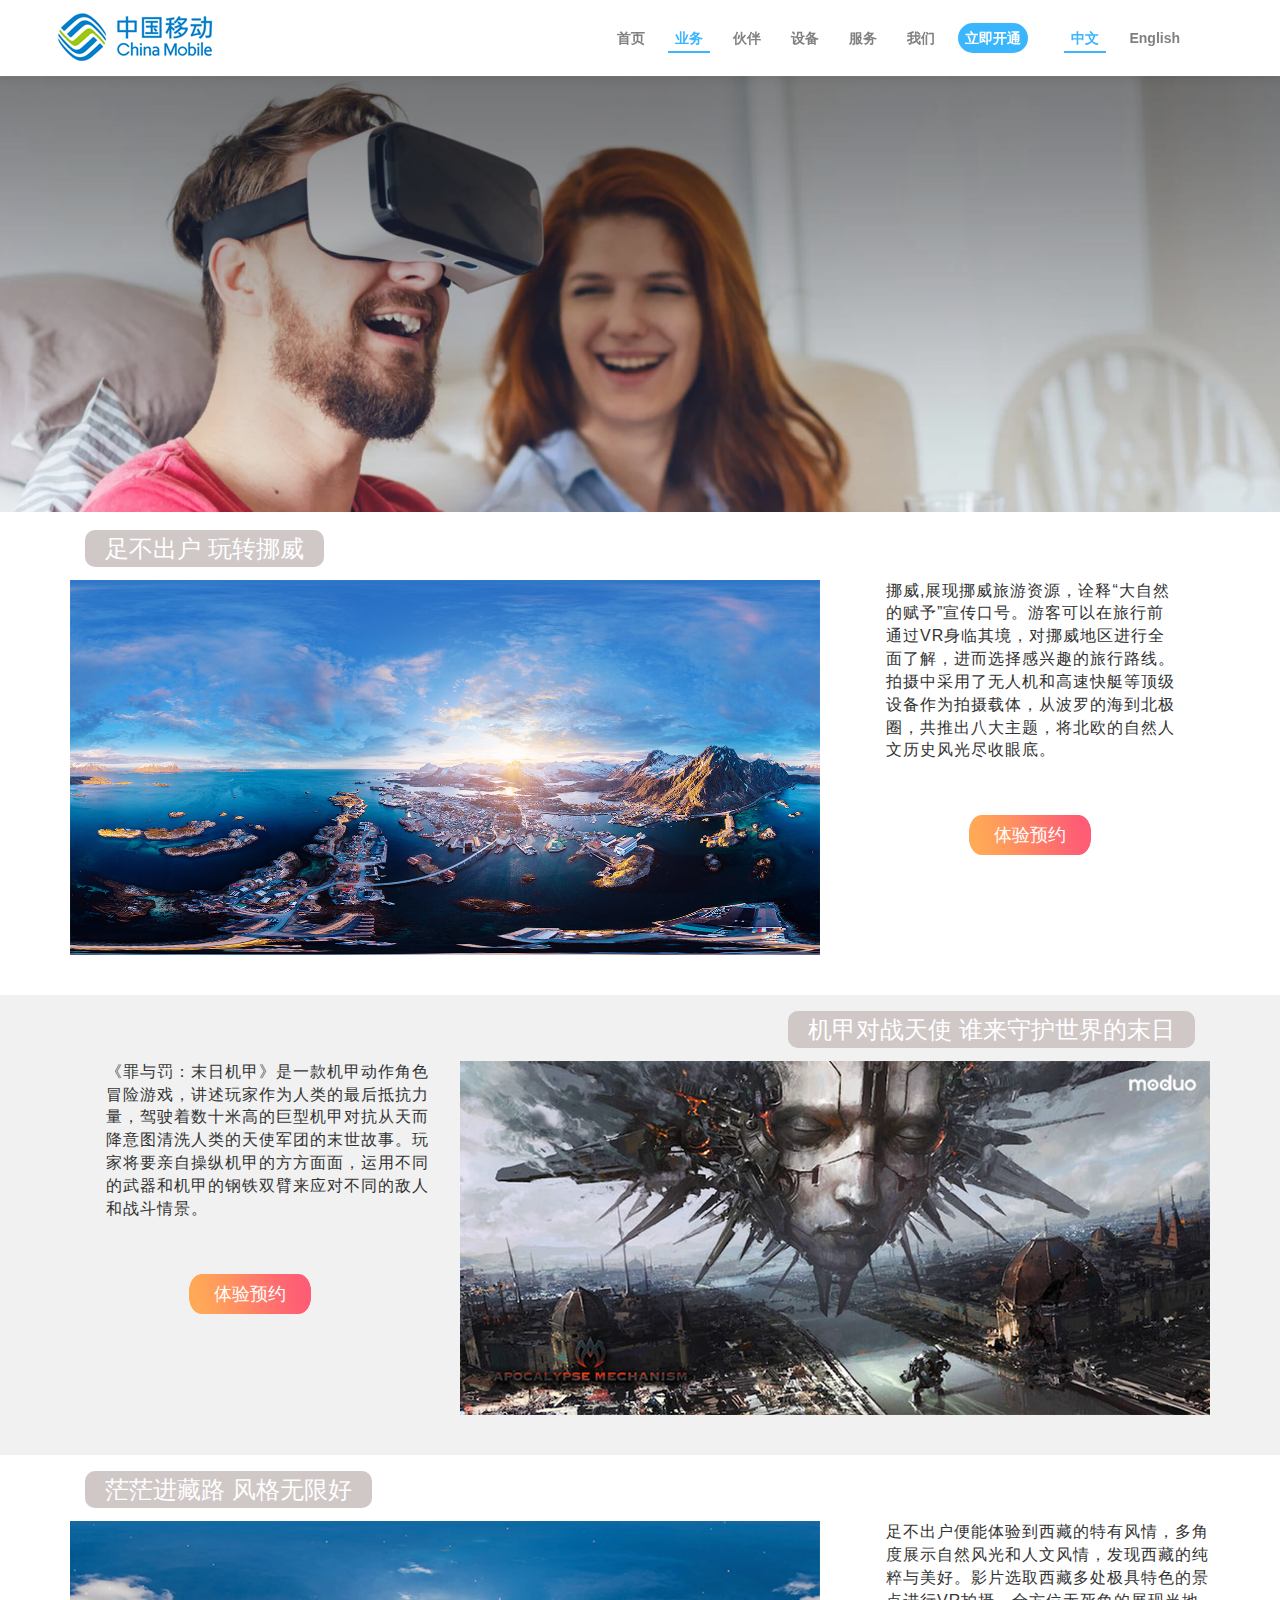
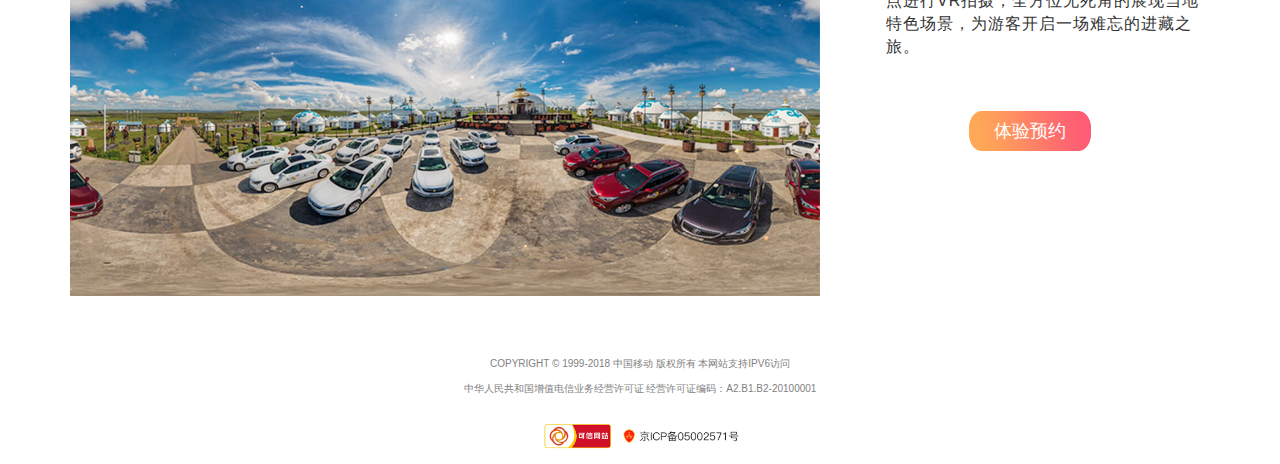
<file: business.html>
<!DOCTYPE html>
<html lang="en">

<head>
    <meta charset="UTF-8">
    <meta name="viewport" content="width=device-width, initial-scale=1.0">
    <meta http-equiv="X-UA-Compatible" content="ie=edge">
    <link rel="stylesheet" href="./css/bootstrap.min.css">
    <link rel="stylesheet" href="./css/animate.css">
    <link rel="stylesheet" href="./css/main.css">
    <link rel="stylesheet" href="./css/common.css">
    <title>Document</title>
    <style>
        .clean-section-wrapper {
            padding: 15px 0px 40px;
        }
        .experience{
            position: relative;
            bottom: -60px;

        }
       .experience a {
            padding: 10px 25px;
    font-size: 18px;
        }
    </style>
</head>

<body>
    <header>
        <nav class="navbar clean-main-menu minified" role="navigation">
            <div class="container">

                <div class="navbar-header">

                    <a class="navbar-brand" href="index.html"><img class="logo" id="logo" src="./images/logo01.png" alt="Page"></a>
                </div>
                <div id="nav-menu" class="navbar-collapse collapse" role="navigation">
                    <ul style="margin-left:20px" class="nav navbar-nav clean-menu-wrapper">
                            <li class="active">
                                    <a href="./index.html">中文</a>
                                </li>
                                <li class="item">
                                    <a href="./EnglishVersion/index.html">English</a>
                                </li>
                    </ul>
                    <ul class="nav navbar-nav clean-menu-wrapper">
                            <li class="item">
                                    <a href="./index.html">首页</a>
                                </li>
                        <li class="active">
                            <a href="./business.html">业务</a>
                        </li>
                        <li class=" item ">
                            <a href="./Partner.html">伙伴</a>
                        </li>
                        <li class="item">
                            <a href="./equipment.html">设备</a>
                        </li>
                        <li class="item">
                            <a href="./index.html#add">服务</a>
                        </li>
                        <li class="item">
                            <a href="./AboutUs.html">我们</a>
                        </li>
                        <li class="OpenUp">
                                <a href="./OpenUp.html">立即开通</a>
                        </li>

                    </ul>

                </div>

            </div>
        </nav>

    </header>

    <div class="content" style="padding-top: 76px;">
        <div class="banner">
            <img class="img-responsive" src="./images/service_banner01.jpg" alt="">
        </div>
        <section class="clean-custom-sec clean-section-wrapper background-one">
            <div class="container">
                <div class="col-md-12 col-sm-12 col-xs-12 clean-section-header wow fadeInDown animated" style="margin-bottom: 0px;visibility: visible; animation-name: fadeInDown;">
                    <h1 style="text-align: left;" class="title"><span class="clean-color-contras">足不出户 玩转挪威</span></h1>
                </div>
                <div class="row">
                    <div class="col-md-8 col-sm-8 col-xs-12 clean-custom-sec-img wow bounceInLeft animated" style="visibility: visible; animation-name: bounceInLeft;">
                        <img src="./images/service_img01.jpg" alt="Custom Image">
                    </div>
                    <div class="col-md-4 col-sm-4 col-xs-12 clean-custom-sec-text wow bounceInRight animated" style="visibility: visible; animation-name: bounceInRight;">

                        <div>
                            <div style="margin-left: 10%;font-size: 16px;
                            letter-spacing: 1px; "> 挪威,展现挪威旅游资源，诠释“大自然<br>
                                的赋予”宣传口号。游客可以在旅行前<br>
                                通过VR身临其境，对挪威地区进行全<br>
                                面了解，进而选择感兴趣的旅行路线。<br>
                                拍摄中采用了无人机和高速快艇等顶级<br>
                                设备作为拍摄载体，从波罗的海到北极<br>
                                圈，共推出八大主题，将北欧的自然人<br>
                                文历史风光尽收眼底。<br>
                            </div>
                        </div>

                        <div style="text-align: center;" class="experience">
                            <a href="./OpenUp.html">体验预约</a>
                        </div>


                    </div>
                </div>
            </div>
        </section>
        <section class="clean-custom-sec clean-section-wrapper background-two">
            <div class="container">
                <div class="col-md-12 col-sm-12 col-xs-12 clean-section-header wow fadeInDown animated" style="margin-bottom: 0px;visibility: visible; animation-name: fadeInDown;">
                    <h1 style="text-align: right;" class="title"><span class="clean-color-contras">机甲对战天使 谁来守护世界的末日</span></h1>
                </div>
                <div class="row">

                    <div class="col-md-4 col-sm-4 col-xs-12 clean-custom-sec-text wow bounceInRight animated" style="visibility: visible; animation-name: bounceInRight;">

                        <div>
                            <div style="margin-left: 10%;font-size: 16px;
                            letter-spacing: 1px; ">
                                《罪与罚：末日机甲》是一款机甲动作角色<br>
                                冒险游戏，讲述玩家作为人类的最后抵抗力<br>
                                量，驾驶着数十米高的巨型机甲对抗从天而<br>
                                降意图清洗人类的天使军团的末世故事。玩<br>
                                家将要亲自操纵机甲的方方面面，运用不同<br>
                                的武器和机甲的钢铁双臂来应对不同的敌人<br>
                                和战斗情景。<br>
                            </div>
                        </div>

                        <div style="text-align: center;" class="experience">
                            <a href="./OpenUp.html">体验预约</a>
                        </div>


                    </div>
                    <div class="col-md-8 col-sm-8 col-xs-12 clean-custom-sec-img wow bounceInLeft animated" style="visibility: visible; animation-name: bounceInLeft;">
                        <img src="./images/service_img02.jpg" alt="Custom Image">
                    </div>
                </div>
            </div>
        </section>

        <section class="clean-custom-sec clean-section-wrapper background-one">
            <div class="container">
                <div class="col-md-12 col-sm-12 col-xs-12 clean-section-header wow fadeInDown animated" style="margin-bottom: 0px;visibility: visible; animation-name: fadeInDown;">
                    <h1 style="text-align: left;" class="title"><span class="clean-color-contras">茫茫进藏路 风格无限好</span></h1>
                </div>
                <div class="row">

                    <div class="col-md-8 col-sm-8 col-xs-12 clean-custom-sec-img wow bounceInLeft animated" style="visibility: visible; animation-name: bounceInLeft;">
                        <img src="./images/service_img03.jpg" alt="Custom Image">
                    </div>
                    <div class="col-md-4 col-sm-4 col-xs-12 clean-custom-sec-text wow bounceInRight animated" style="visibility: visible; animation-name: bounceInRight;">

                        <div>
                            <div style="margin-left: 10%;font-size: 16px;
                            letter-spacing: 1px; ">
                                    足不出户便能体验到西藏的特有风情，多角<br> 
                                    度展示自然风光和人文风情，发现西藏的纯<br> 
                                    粹与美好。影片选取西藏多处极具特色的景<br>
                                    点进行VR拍摄，全方位无死角的展现当地<br>
                                    特色场景，为游客开启一场难忘的进藏之旅。<br>
                            </div>
                        </div>
                        <div style="text-align: center;" class="experience">
                            <a href="./OpenUp.html">体验预约</a>
                        </div>



                    </div>
                </div>
            </div>
        </section>

    </div>
    <footer>
        <div class="container">
            <div class="row">

                <div class="col-md-12 col-sm-12 copyright">
                        <p>copyright © 1999-2018 中国移动 版权所有 本网站支持ipv6访问 </p>
                    <!-- </div>
                 </div> -->
                    <!-- <div class="row"> -->

                    <!-- <div class="col-md-12 col-sm-12 copyright"> -->
                    <p>中华人民共和国增值电信业务经营许可证 经营许可证编码：A2.B1.B2-20100001 </p>
                </div>
                <!-- </div>
            <div class="row"> -->

                <div style="text-align: center;" class="col-md-12 col-sm-12 copyright">
                    <img style="transform: scale(0.55);" src="./images/trusted_web_site01.png" alt="">
                </div>
            </div>
        </div>
    </footer>



    <script src="./js/jquery-3.3.1.min.js"></script>
    <script>
        $('.item').click(function () {

            $(this).siblings().removeClass('active').addClass('item')
            $(this).addClass('active').removeClass('item')
        })
    </script>
</body>

</html>
</file>
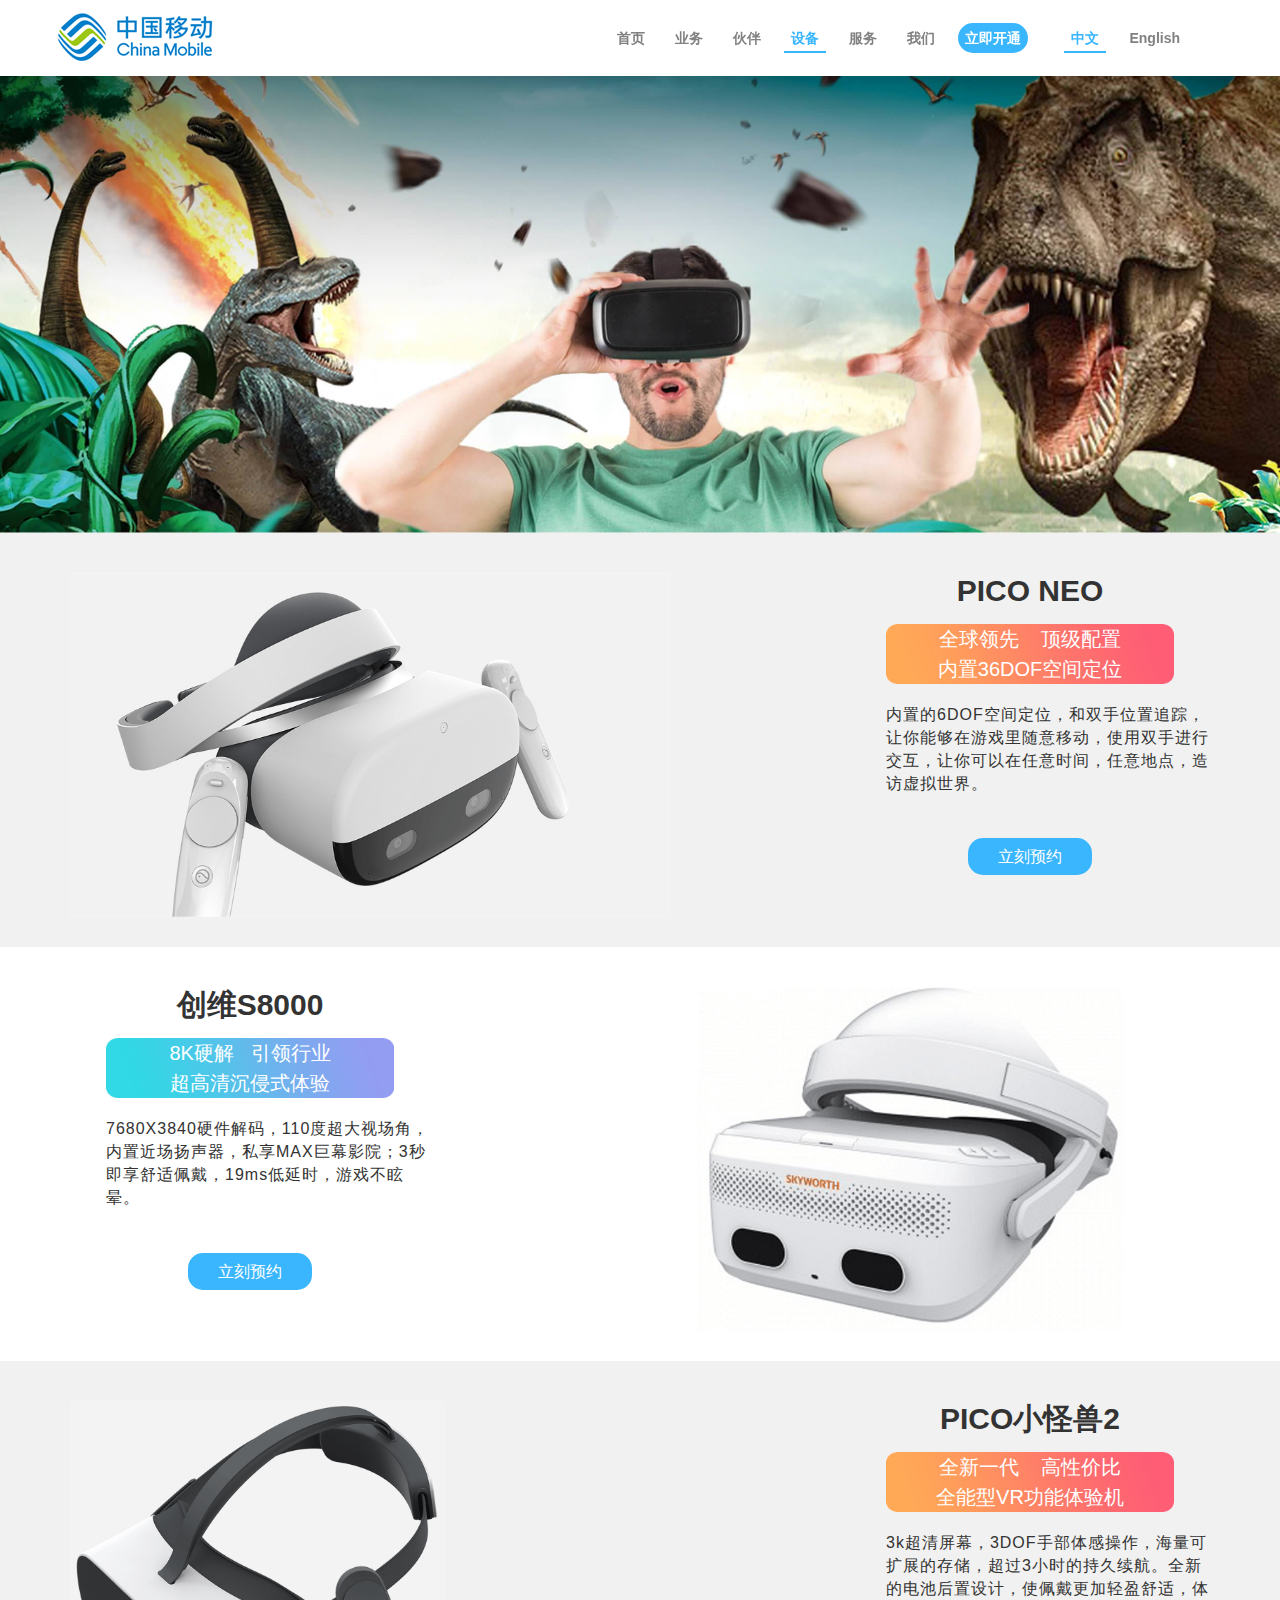
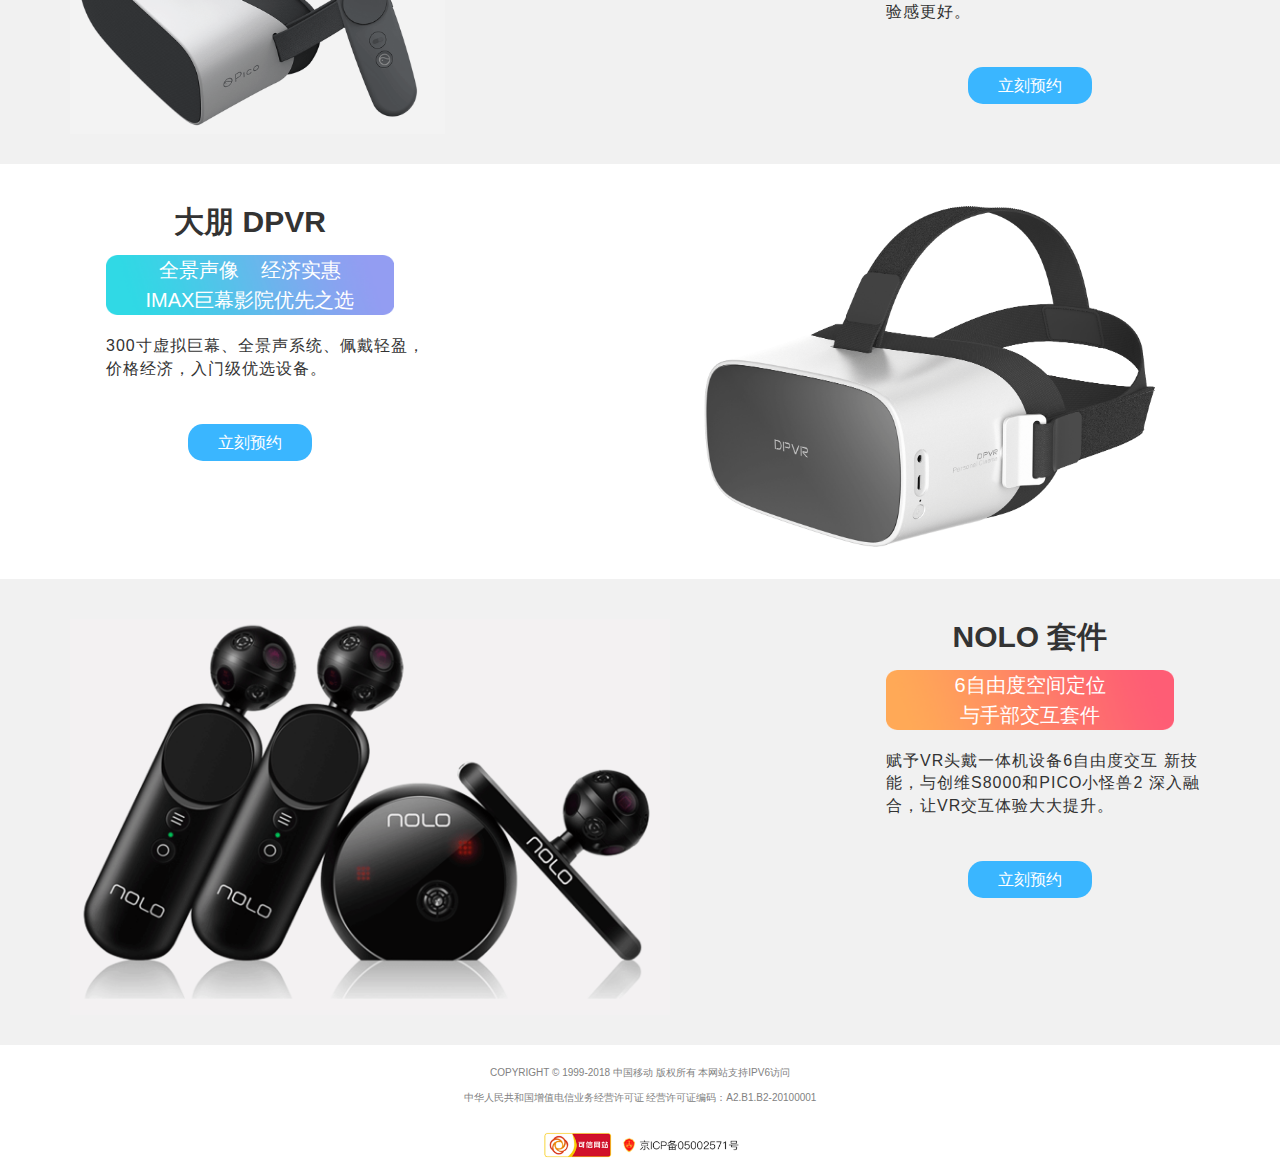
<file: equipment.html>
<!DOCTYPE html>
<html lang="en">

<head>
    <meta charset="UTF-8">
    <meta name="viewport" content="width=device-width, initial-scale=1.0">
    <meta http-equiv="X-UA-Compatible" content="ie=edge">
    <link rel="stylesheet" href="./css/bootstrap.min.css">
    <link rel="stylesheet" href="./css/main.css">
    <link rel="stylesheet" href="./css/common.css">

    <title>设备</title>
    <style>
        .clean-section-wrapper {
            padding: 40px 0px 30px;
        }
      
        div.greed,div.red {  margin-top: 10px;
margin-bottom: 20px
}
.order {
    margin-top: 50px;}
    </style>
</head>

<body>
    <header>

        <nav class="navbar clean-main-menu minified" role="navigation">
            <div class="container">

                <div class="navbar-header">

                    <a class="navbar-brand" href="index.html"><img class="logo" id="logo" src="./images/logo01.png" alt="Page"></a>
                </div>
                <div id="nav-menu" class="navbar-collapse collapse" role="navigation">
                    <ul style="margin-left:20px" class="nav navbar-nav clean-menu-wrapper">
                        <li class="active">
                            <a href="./index.html">中文</a>
                        </li>
                        <li class="item">
                            <a href="./EnglishVersion/index.html">English</a>
                        </li>
                    </ul>
                    <ul class="nav navbar-nav clean-menu-wrapper">
                        <li class="item">
                            <a href="./index.html">首页</a>
                        </li>
                        <li class="item">
                            <a href="./business.html">业务</a>
                        </li>
                        <li class=" item ">
                            <a href="./Partner.html">伙伴</a>
                        </li>
                        <li class=" active">
                            <a href="./equipment.html">设备</a>
                        </li>
                        <li class="item">
                            <a href="./index.html#add">服务</a>
                        </li>
                        <li class="item">
                            <a href="./AboutUs.html">我们</a>
                        </li>
                        <li class="OpenUp">
                            <a href="./OpenUp.html">立即开通</a>
                        </li>

                    </ul>

                </div>

            </div>
        </nav>

    </header>

    <div class="content" style="padding-top: 76px;">
        <div class="banner">
            <img class="img-responsive" src="./images/shebei_banner01.jpg" alt="">
        </div>
        <section class="clean-custom-sec clean-section-wrapper background-two">
            <div class="container">
                <div class="row">
                    <div class="col-md-8 col-sm-8 col-xs-12 clean-custom-sec-img wow bounceInLeft animated" style="visibility: visible; animation-name: bounceInLeft;">
                        <img  style="width: 80%;" src="./images/shebei_ig02.png" alt="Custom Image">
                    </div>
                    <div class="col-md-4 col-sm-4 col-xs-12 clean-custom-sec-text wow bounceInRight animated" style="visibility: visible; animation-name: bounceInRight;">
                        <h2 style="    text-align: center;">PICO NEO</h2>
                        <div>
                            <div class="trait red">全球领先 &nbsp; &nbsp;顶级配置<br>内置36DOF空间定位</div>

                        </div>
                        <div>
                            <div style="    font-size: 16px;
                            letter-spacing: 1px;margin-left: 10%;    margin-top: 20px;">内置的6DOF空间定位，和双手位置追踪，让你能够在游戏里随意移动，使用双手进行交互，让你可以在任意时间，任意地点，造访虚拟世界。
                            </div>
                        </div>

                        <div class="order">
                            <a href="./OpenUp.html">立刻预约</a>
                        </div>


                    </div>
                </div>
            </div>
        </section>
        <section class="clean-custom-sec clean-section-wrapper background-one">
            <div class="container">
                <div class="row">

                    <div class="col-md-4 col-sm-4 col-xs-12 clean-custom-sec-text wow bounceInRight animated" style="visibility: visible;animation-name: bounceInRight;">
                        <h2 style="    text-align: center">创维S8000</h2>
                        <div>
                            <div class="trait greed">8K硬解 &nbsp;&nbsp;引领行业<br>超高清沉侵式体验</div>

                        </div>
                        <div>
                            <div style="    font-size: 16px;
                            letter-spacing: 1px;margin-left: 10%;    margin-top: 20px">7680X3840硬件解码，110度超大视场角，内置近场扬声器，私享MAX巨幕影院；3秒即享舒适佩戴，19ms低延时，游戏不眩晕。
                            </div>
                        </div>

                        <div class="order">
                            <a href="./OpenUp.html">立刻预约</a>
                        </div>


                    </div>
                    <div class="col-md-8 col-sm-8 col-xs-12 clean-custom-sec-img wow bounceInLeft animated" style="visibility: visible; animation-name: bounceInLeft;    text-align: right;">
                        <img style="width: 80%;" src="./images/shebei_ig03.png" alt="Custom Image">
                    </div>
                </div>
            </div>
        </section>

        <section class="clean-custom-sec clean-section-wrapper background-two">
            <div class="container">
                <div class="row">
                    <div class="col-md-8 col-sm-8 col-xs-12 clean-custom-sec-img wow bounceInLeft animated" style="visibility: visible; animation-name: bounceInLeft;">
                        <img style="width: 50%;" src="./images/shebei_ig04.png" alt="Custom Image">
                    </div>
                    <div class="col-md-4 col-sm-4 col-xs-12 clean-custom-sec-text wow bounceInRight animated" style="visibility: visible; animation-name: bounceInRight;">
                        <h2 style="    text-align: center;">PICO小怪兽2</h2>
                        <div>
                            <div class="trait red">全新一代 &nbsp; &nbsp;高性价比<br>全能型VR功能体验机</div>

                        </div>
                        <div>
                            <div style="    font-size: 16px;
                            letter-spacing: 1px;margin-left: 10%;    margin-top: 20px;">3k超清屏幕，3DOF手部体感操作，海量可扩展的存储，超过3小时的持久续航。全新的电池后置设计，使佩戴更加轻盈舒适，体验感更好。
                            </div>
                        </div>

                        <div class="order">
                            <a href="./OpenUp.html">立刻预约</a>
                        </div>


                    </div>
                </div>
            </div>
        </section>
        <section class="clean-custom-sec clean-section-wrapper background-one">
            <div class="container">
                <div class="row">

                    <div class="col-md-4 col-sm-4 col-xs-12 clean-custom-sec-text wow bounceInRight animated" style="visibility: visible; animation-name: bounceInRight;">
                        <h2 style="    text-align: center;">大朋 DPVR</h2>
                        <div>
                            <div class="trait greed">全景声像 &nbsp; &nbsp;经济实惠<br>IMAX巨幕影院优先之选</div>

                        </div>
                        <div>
                            <div style="    font-size: 16px;
                            letter-spacing: 1px;margin-left: 10%;    margin-top: 20px;">300寸虚拟巨幕、全景声系统、佩戴轻盈，价格经济，入门级优选设备。<br>
                            </div>
                        </div>

                        <div class="order">
                            <a href="./OpenUp.html">立刻预约</a>
                        </div>


                    </div>
                    <div class="col-md-8 col-sm-8 col-xs-12 clean-custom-sec-img wow bounceInLeft animated" style="visibility: visible; animation-name: bounceInLeft;text-align: right">
                        <img style="width: 80%;" src="./images/shebei_ig01.png" alt="Custom Image">
                    </div>
                </div>
            </div>
        </section>
        <section class="clean-custom-sec clean-section-wrapper background-two">
            <div class="container">
                <div class="row">
                    <div class="col-md-8 col-sm-8 col-xs-12 clean-custom-sec-img wow bounceInLeft animated" style="visibility: visible; animation-name: bounceInLeft;">
                        <img src="./images/shebei_ig05.png" style="width: 80%;" alt="Custom Image">
                    </div>
                    <div class="col-md-4 col-sm-4 col-xs-12 clean-custom-sec-text wow bounceInRight animated" style="visibility: visible; animation-name: bounceInRight;">
                        <h2 style="    text-align: center;">NOLO 套件</h2>
                        <div>
                            <div class="trait red">6自由度空间定位<br>与手部交互套件</div>

                        </div>
                        <div>
                            <div style="    font-size: 16px;
                            letter-spacing: 1px;margin-left: 10%;    margin-top: 20px;">赋予VR头戴一体机设备6自由度交互
                                新技能，与创维S8000和PICO小怪兽2
                                深入融合，让VR交互体验大大提升。<br>

                            </div>
                        </div>

                        <div class="order">
                            <a href="./OpenUp.html">立刻预约</a>
                        </div>


                    </div>
                </div>
            </div>
        </section>

    </div>
    <footer>
        <div class="container">
            <div class="row">

                <div class="col-md-12 col-sm-12 copyright">
                    <p>copyright © 1999-2018 中国移动 版权所有 本网站支持ipv6访问 </p>
                    <!-- </div>
                <!-- </div> -->
                    <!-- <div class="row"> -->

                    <!-- <div class="col-md-12 col-sm-12 copyright"> -->
                    <p>中华人民共和国增值电信业务经营许可证 经营许可证编码：A2.B1.B2-20100001 </p>
                </div>
                <!-- </div>
            <div class="row"> -->

                <div style="text-align: center;" class="col-md-12 col-sm-12 copyright">
                    <img style="transform: scale(0.55);" src="./images/trusted_web_site01.png" alt="">
                </div>
            </div>
        </div>
    </footer>



    <script src="./js/jquery-3.3.1.min.js"></script>
    <script>
        $('.item').click(function () {

            $(this).siblings().removeClass('active').addClass('item')
            $(this).addClass('active').removeClass('item')
        })
    </script>
</body>

</html>
</file>
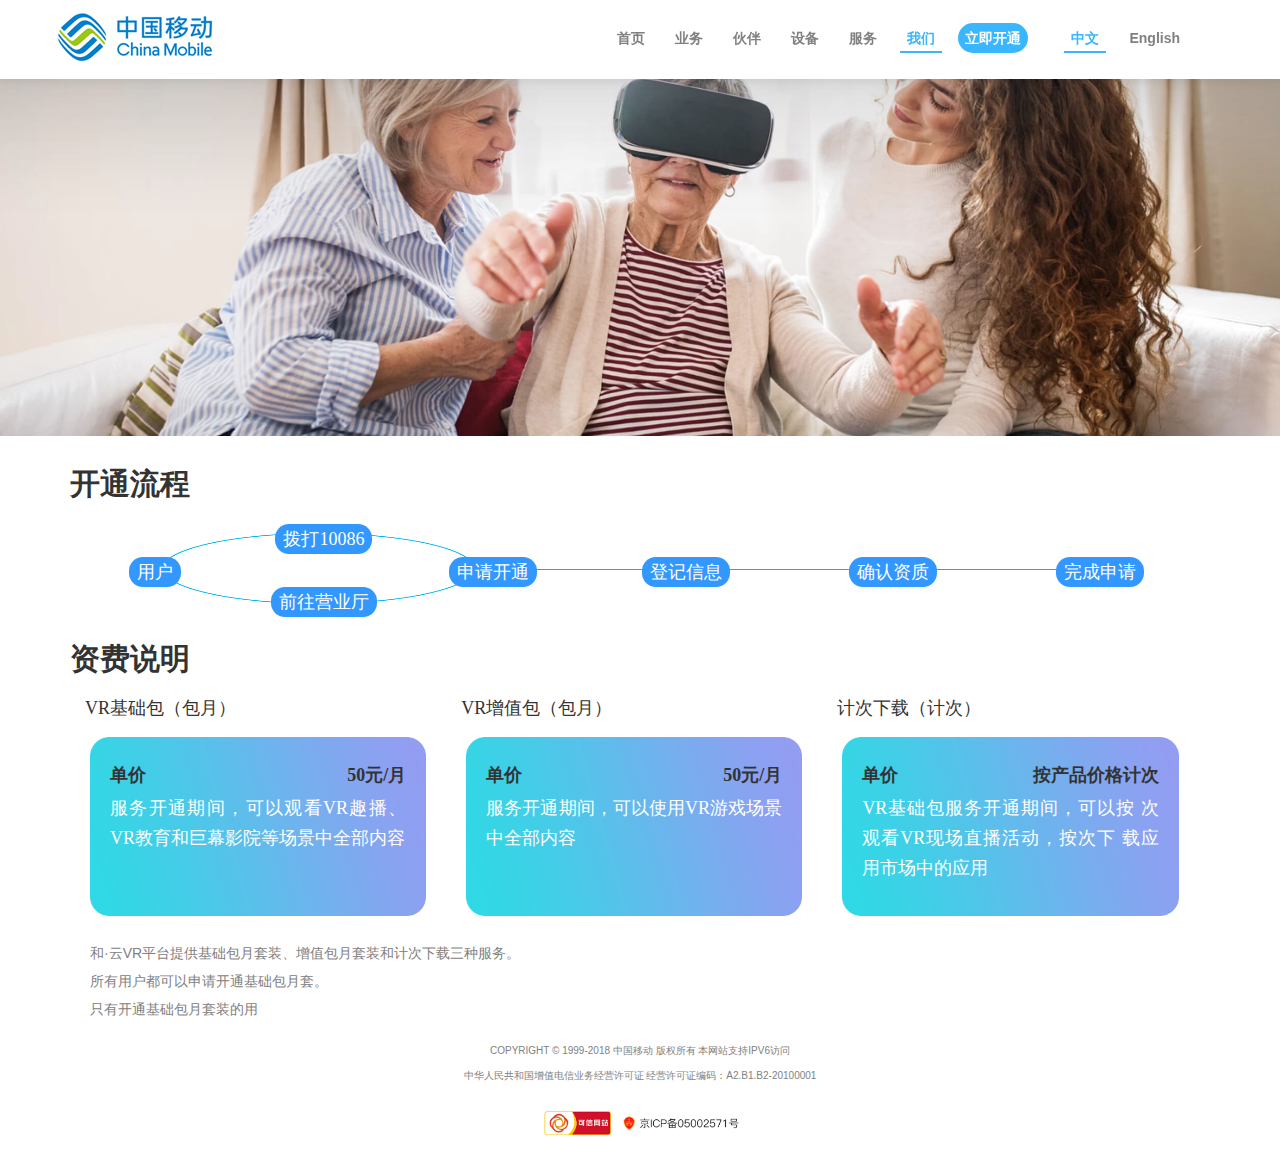
<file: OpenUp.html>
<!DOCTYPE html>
<html>
<head lang="en">
    <meta charset="UTF-8">
    <title>欢迎</title>
    <link rel="stylesheet" href="./css/bootstrap.min.css">
    <link rel="stylesheet" href="./css/swiper.min.css"/>
    <link rel="stylesheet" href="./css/reset.css"/>
    <link rel="stylesheet" href="./css/main.css"/>
    <link rel="stylesheet" href="./css/common.css">
    <link rel="stylesheet" href="./css/homepage.css"/>
</head>
<body>
<header>

    <nav class="navbar clean-main-menu minified" role="navigation">
        <div  class="container ">

            <div class="navbar-header">

                <a class="navbar-brand" href="index.html"><img class="logo" id="logo" src="./images/logo01.png" alt="Page"></a>
            </div>
            <div id="nav-menu" class="navbar-collapse collapse" role="navigation">
                <ul style="margin-left:20px" class="nav navbar-nav clean-menu-wrapper">
                    <li class="active">
                        <a href="./index.html">中文</a>
                    </li>
                    <li class="item">
                            <a href="./EnglishVersion/index.html">English</a>
                        </li>
                </ul>
                <ul class="nav navbar-nav clean-menu-wrapper">
                        <li class="item">
                                <a href="./index.html">首页</a>
                            </li>
                    <li class="item">
                        <a href="./business.html">业务</a>
                    </li>
                    <li class=" item ">
                        <a href="./Partner.html">伙伴</a>
                    </li>
                    <li class="item">
                        <a href="./equipment.html">设备</a>
                    </li>
                    <li class="item">
                        <a href="./index.html#add">服务</a>
                    </li>
                    <li class="active">
                        <a href="./AboutUs.html">我们</a>
                    </li>
                    <li class="OpenUp">
                            <a href="./OpenUp.html">立即开通</a>
                    </li>

                </ul>

            </div>

        </div>
    </nav>
    <div class="clearFix"></div>
</header>
    <div class="kaitong">
        <div class="kaitong_banner">
            <img width="100%" src="images/kaitong_banner01.jpg" alt=""/>
        </div>
        <div class="kaitong_flow container">
            <div class="kaitong_flow_title">
                开通流程
            </div>
            <div class="kaitong_flow_img">
                <div class="kaitong_flow_tep">
                    <div class="kaitong_flow_tep_bg">
                        <img class="ps_ab" height="100%" width="100%" src="images/kaitong_radius01.png" alt="">
                    </div>
                    <div  class="kaitong_flow_tep_con">
                        <div class="kaitong_tep1">
                                <div class="kaitong_tep_text user"></div>
                            <div class="kaitong_tep_text user"><span>用户</span></div>
                            <div class="kaitong_tep_text user"></div>

                        </div>
                        <div class="kaitong_tep1">
                            <div class="kaitong_tep_text user"><span>拨打10086</span></div>
                            <div class="kaitong_tep_text user"></div>
                            <div class="kaitong_tep_text user"><span>前往营业厅</span></div>
                        </div>
                        <div class="kaitong_tep1">
                                <div class="kaitong_tep_text user"></div>
                            <div class="kaitong_tep_text user"><span>申请开通</span></div>
                            <div class="kaitong_tep_text user"></div>
                        </div>
                    </div>
                </div>
                <div class="kaitong_flow_tep1" >
                    <div class="line"></div>
                        <div class="kaitong_flow_tep_bg">
                            </div>
                            <div  class="">
                                <div class="kaitong_tep1">
                                        <div class="kaitong_tep_text user"></div>
                                    <div class="kaitong_tep_text user"><span>登记信息</span></div>
                                    <div class="kaitong_tep_text user"></div>
        
                                </div>
                                <div class="kaitong_tep1">
                                    <div class="kaitong_tep_text user"></div>
                                    <div class="kaitong_tep_text user"><span>确认资质</span></div>
                                    <div class="kaitong_tep_text user"></div>
                                </div>
                                <div class="kaitong_tep1">
                                        <div class="kaitong_tep_text user"></div>
                                    <div class="kaitong_tep_text user"><span>完成申请</span></div>
                                    <div class="kaitong_tep_text user"></div>
                                </div>
                            </div>
                </div>
            </div>
        </div>
        <div class="zifei_shuoming container">
            <div class="zifei_shuoming_title">
                资费说明
            </div>
            <div class="kaitong_flow_img">
                <div class="kaitong_flow_img_title">
                    <div class="kaitong_img_title">VR基础包（包月）</div>
                    <div class="kaitong_img_title">VR增值包（包月）</div>
                    <div class="kaitong_img_title">计次下载（计次）</div>
                    <div class="clearFix"></div>
                </div>
                <div class="kaitong_flow_card">
                    <div class="kaitong_flow_card_01">
                    <div class="kaitong_flow_card_con">
                        <div class="kaitong_flow_card_container">
                            <!-- <img width="100%" src="images/kaitong_card_01.jpg" alt=""/> -->
                            <img src="images/kaitong_background02.png" alt="">
                            <div class="kaitong_card_title">
                                <span class="lf">
                                    单价
                                </span>
                                <span class="rt">
                                    50元/月
                                </span>
                                <div class="clearFix"></div>
                                <div class="kaitong_card_text">
                                    服务开通期间，可以观看VR趣播、
                                    VR教育和巨幕影院等场景中全部内容
                                </div>
                            </div>
                        </div>
                        </div>
                    <div class="kaitong_flow_card_con">
                        <div class="kaitong_flow_card_container">
                            <!-- <img width="100%" src="images/kaitong_card_02.jpg" alt=""/> -->
                            <img src="images/kaitong_background02.png" alt="">
                            <div class="kaitong_card_title">
                                <span class="lf">
                                    单价
                                </span>
                                <span class="rt">
                                    50元/月
                                </span>
                                <div class="clearFix"></div>
                                <div class="kaitong_card_text">
                                        服务开通期间，可以使用VR游戏场景
                                        中全部内容
                                </div>
                            </div>
                
                        </div>
                    </div>
                    <div class="kaitong_flow_card_con">
                        <div class="kaitong_flow_card_container">
                            <!-- //<img width="100%" src="images/kaitong_card_03.jpg" alt=""/> -->
                            <img src="images/kaitong_background02.png" alt="">
                            <div class="kaitong_card_title">
                                <span class="lf">
                                    单价
                                </span>
                                <span class="rt">
                                    按产品价格计次
                                </span>
                                <div class="clearFix"></div>
                                <div class="kaitong_card_text">
                                        VR基础包服务开通期间，可以按
                                        次观看VR现场直播活动，按次下
                                        载应用市场中的应用
                                </div>
                            </div>
                        </div>
                    </div>
                    </div>
                    <div class="clearFix"></div>
                </div>
            </div>
            <div class="kaitong_shuoming">
                <p> 和·云VR平台提供基础包月套装、增值包月套装和计次下载三种服务。</p>
                <p>所有用户都可以申请开通基础包月套。</p>
                <p>只有开通基础包月套装的用</p>
            </div>
        </div>
    </div>
<footer>
    <div class="container">
        <div class="row">

            <div class="col-md-12 col-sm-12 copyright">
                    <p>copyright © 1999-2018 中国移动 版权所有 本网站支持ipv6访问 </p>
                <!-- </div>
             </div> -->
                <!-- <div class="row"> -->

                <!-- <div class="col-md-12 col-sm-12 copyright"> -->
                <p>中华人民共和国增值电信业务经营许可证 经营许可证编码：A2.B1.B2-20100001 </p>
            </div>
            <!-- </div>
        <div class="row"> -->

            <div style="text-align: center;" class="col-md-12 col-sm-12 copyright">
                <img style="transform: scale(0.55);" src="./images/trusted_web_site01.png" alt="">
            </div>
        </div>
    </div>
</footer>
</body>
</html>
</file>
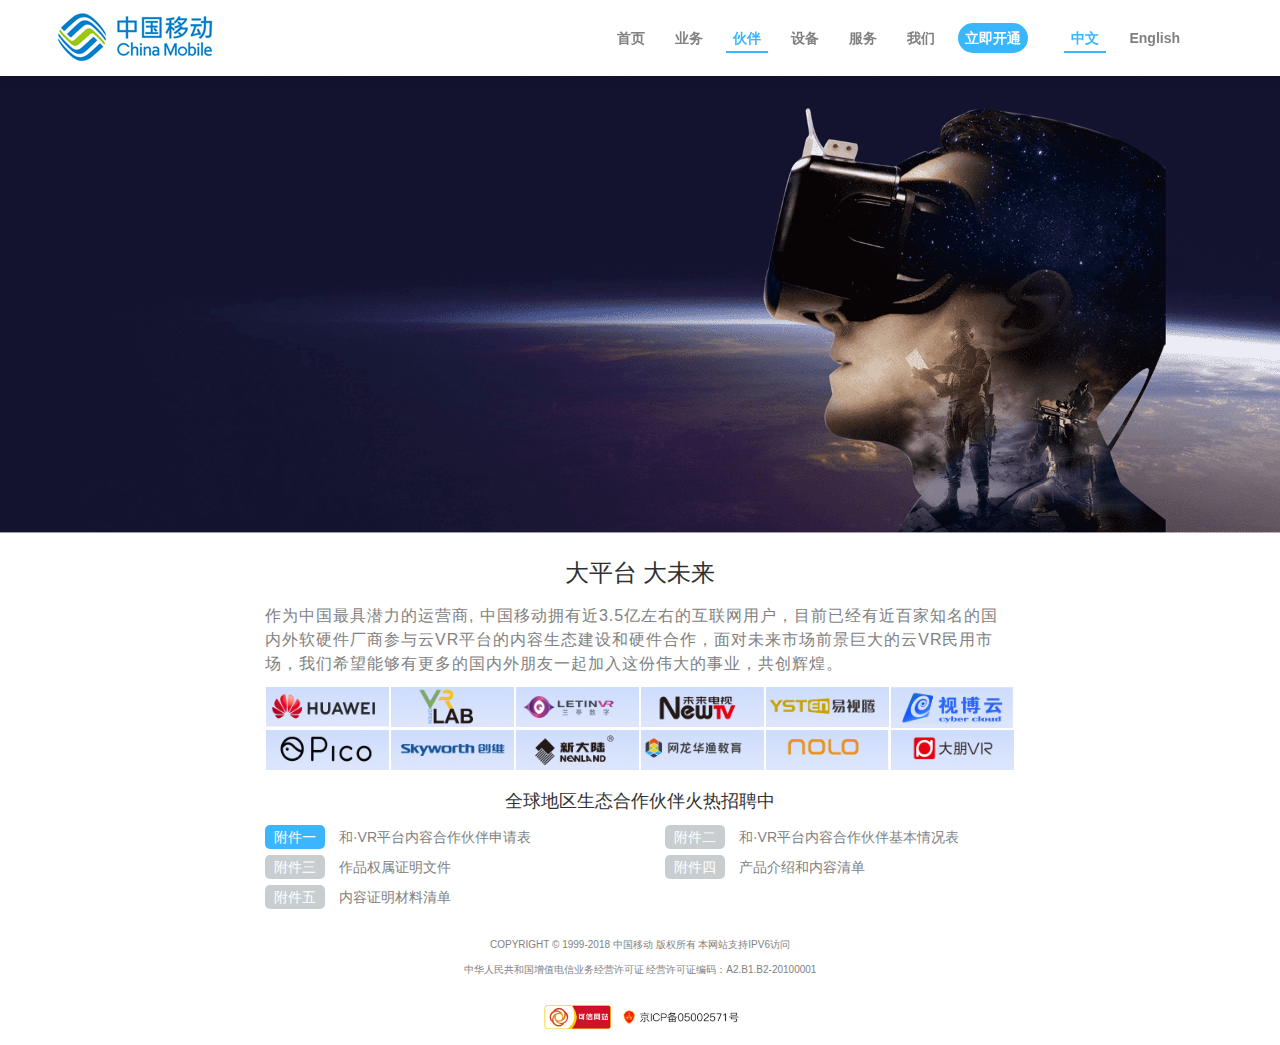
<file: Partner.html>
<!DOCTYPE html>
<html lang="en">

<head>
    <meta charset="UTF-8">
    <meta name="viewport" content="width=device-width, initial-scale=1.0">
    <meta http-equiv="X-UA-Compatible" content="ie=edge">
    <link rel="stylesheet" href="./css/bootstrap.min.css">
    <link rel="stylesheet" href="./css/animate.css">
    <link rel="stylesheet" href="./css/main.css">
    <link rel="stylesheet" href="./css/common.css">
    <title>伙伴</title>
    <style>
        .col-md-2 {
            padding: 1px
        }

        .clean-section-wrapper {
            padding: 20px 0 0px;
        }

        .clean-blurb-round-icon div p {
            text-align: left;
            margin-bottom: 9px;
        }

        .zj {
            padding: 0px
        }

        .zj div {
            top: 0;
        }

        .zj div p span {
            background: #c8cdd0;
            color: #fff;
            padding: 4px 9px;
            border-radius: 5px;
            margin-right: 10px;
        }

        .zj div p.item span {
            background: #3ab6ff;
            color: #fff;
            padding: 4px 9px;
            border-radius: 5px;
            margin-right: 10px;
        }
    </style>
</head>

<body>
    <header>

        <nav class="navbar clean-main-menu minified" role="navigation">
            <div class="container">

                <div class="navbar-header">

                    <a class="navbar-brand" href="index.html"><img class="logo" id="logo" src="./images/logo01.png" alt="Page"></a>
                </div>
                <div id="nav-menu" class="navbar-collapse collapse" role="navigation">
                    <ul style="margin-left:20px" class="nav navbar-nav clean-menu-wrapper">
                        <li class="active">
                            <a href="./index.html">中文</a>
                        </li>
                        <li class="item">
                            <a href="./EnglishVersion/index.html">English</a>
                        </li>
                    </ul>
                    <ul class="nav navbar-nav clean-menu-wrapper">
                            <li class="item">
                                    <a href="./index.html">首页</a>
                                </li>
                        <li class="item">
                            <a href="./business.html">业务</a>
                        </li>
                        <li class="active  ">
                            <a href="./Partner.html">伙伴</a>
                        </li>
                        <li class="item">
                            <a href="./equipment.html">设备</a>
                        </li>
                        <li class="item">
                            <a href="./index.html#add">服务</a>
                        </li>
                        <li class="item">
                            <a href="./AboutUs.html">我们</a>
                        </li>
                        <li class="OpenUp">
                            <a href="./OpenUp.html">立即开通</a>
                        </li>

                    </ul>

                </div>

            </div>
        </nav>

    </header>

    <div class="content" style="padding-top: 76px;">
        <div class="banner">
            <img class="img-responsive" src="./images/cooper_banner01.png" alt="">
        </div>
        <section class="clean-custom-sec clean-section-wrapper background-one">
            <div class="container">
                <div class="row">
                    <div class="col-md-12 col-sm-12 col-xs-12 clean-section-header wow fadeInDown animated" style="margin-bottom: 0px;visibility: visible; animation-name: fadeInDown;">
                        <h1><span class="clean-color-contras">大平台 大未来</span></h1>
                    </div>
                    <p style="  font-size: 16px;
                    letter-spacing: 1px;"  class="col-md-8 col-sm-10 col-xs-12 col-md-offset-2 col-sm-offset-1">作为中国最具潜力的运营商,
                        中国移动拥有近3.5亿左右的互联网用户，目前已经有近百家知名的国内外软硬件厂商参与云VR平台的内容生态建设和硬件合作，面对未来市场前景巨大的云VR民用市场，我们希望能够有更多的国内外朋友一起加入这份伟大的事业，共创辉煌。</p>

                    <div class="col-md-8 col-sm-10 col-xs-12 col-md-offset-2 col-sm-offset-1">
                        <div class="clean-what-we-do">
                           
                            <div class="col-md-2 col-sm-2 col-xs-12 clean-blurb-round-icon wow bounceIn animated" style="visibility: visible; animation-name: bounceIn;">
                                <img src="./images/logo03.png" alt="">
                            </div>
                            <div class="col-md-2 col-sm-2 col-xs-12 clean-blurb-round-icon wow bounceInLeft animated"
                                style="visibility: visible; animation-name: bounceInLeft;">
                                <img src="./images/logo04.png" alt="">
                            </div>
                            <div class="col-md-2 col-sm-2 col-xs-12 clean-blurb-round-icon wow bounceIn animated" style="visibility: visible; animation-name: bounceIn;">
                                <img src="./images/logo05.png" alt="">
                            </div>
                            <div class="col-md-2 col-sm-2 col-xs-12 clean-blurb-round-icon wow bounceInLeft animated"
                                style="visibility: visible; animation-name: bounceInLeft;">
                                <img src="./images/logo06.png" alt="">
                            </div>
                            <div class="col-md-2 col-sm-2 col-xs-12 clean-blurb-round-icon wow bounceIn animated" style="visibility: visible; animation-name: bounceIn;">
                                <img src="./images/logo07.png" alt="">
                            </div>
                             <div class="col-md-2 col-sm-2 col-xs-12 clean-blurb-round-icon wow bounceInLeft animated"
                                style="visibility: visible; animation-name: bounceInLeft;">
                                <img src="./images/logo15.png" alt="">
                            </div>
                        </div>
                    </div>
                    <div class="col-md-8 col-sm-10 col-xs-12 col-md-offset-2 col-sm-offset-1">
                        <div class="clean-what-we-do">
                            <div class="col-md-2 col-sm-2 col-xs-12 clean-blurb-round-icon wow bounceIn animated" style="visibility: visible; animation-name: bounceIn;">
                                <img src="./images/logo08.png" alt="">
                            </div>
                            <div class="col-md-2 col-sm-2 col-xs-12 clean-blurb-round-icon wow bounceInLeft animated"
                                style="visibility: visible; animation-name: bounceInLeft;">
                                <img src="./images/logo09.png" alt="">
                            </div>
                            <div class="col-md-2 col-sm-2 col-xs-12 clean-blurb-round-icon wow bounceIn animated" style="visibility: visible; animation-name: bounceIn;">
                                <img src="./images/logo10.png" alt="">
                            </div>
                            <div class="col-md-2 col-sm-2 col-xs-12 clean-blurb-round-icon wow bounceInLeft animated"
                                style="visibility: visible; animation-name: bounceInLeft;">
                                <img src="./images/logo11.png" alt="">
                            </div>
                            <div class="col-md-2 col-sm-2 col-xs-12 clean-blurb-round-icon wow bounceIn animated" style="visibility: visible; animation-name: bounceIn;">
                                <img src="./images/logo12.png" alt="">
                            </div>
                            <div class="col-md-2 col-sm-2 col-xs-12 clean-blurb-round-icon wow bounceInLeft animated"
                                style="visibility: visible; animation-name: bounceInLeft;">
                                <img src="./images/logo13.png" alt="">
                            </div>

                        </div>
                        <div class="col-md-12 col-sm-12 col-xs-12 clean-section-header wow fadeInDown animated" style="margin-bottom: 0px;visibility: visible; animation-name: fadeInDown;">
                            <h4 style="margin-top: 20px;"><span style="font-size: 18px;" class="clean-color-contras">全球地区生态合作伙伴火热招聘中</span></h1>
                        </div>
                    </div>
                    <div class="col-md-8 col-sm-10 col-xs-12 col-md-offset-2 zj col-sm-offset-1">
                        <div class="col-md-6 col-sm-6 col-xs-12 clean-blurb-round-icon wow bounceIn animated" style="visibility: visible; animation-name: bounceIn;">
                            <div style="    padding: 0px;">
                                <p class="item"><span>附件一</span> 和·VR平台内容合作伙伴申请表</p>
                                <p><span>附件三</span> 作品权属证明文件</p>
                                <p><span>附件五</span> 内容证明材料清单</p>
                            </div>
                        </div>
                        <div class="col-md-6 col-sm-6 col-xs-12 clean-blurb-round-icon wow bounceIn animated" style="visibility: visible; animation-name: bounceIn;">
                            <div>
                                <p><span>附件二</span> 和·VR平台内容合作伙伴基本情况表</p>
                                <p><span>附件四</span> 产品介绍和内容清单</p>
                            </div>
                        </div>
                    </div>


                </div>

            </div>
        </section>

    </div>
    <footer>
        <div class="container">
            <div class="row">

                <div class="col-md-12 col-sm-12 copyright">
                    <p>copyright © 1999-2018 中国移动 版权所有 本网站支持ipv6访问 </p>
                    <!-- </div>
                 </div> -->
                    <!-- <div class="row"> -->

                    <!-- <div class="col-md-12 col-sm-12 copyright"> -->
                    <p>中华人民共和国增值电信业务经营许可证 经营许可证编码：A2.B1.B2-20100001 </p>
                </div>
                <!-- </div>
            <div class="row"> -->

                <div style="text-align: center;" class="col-md-12 col-sm-12 copyright">
                    <img style="transform: scale(0.55);" src="./images/trusted_web_site01.png" alt="">
                </div>
            </div>
        </div>
    </footer>



    <script src="./js/jquery-3.3.1.min.js"></script>
    <script>
        $('.item').click(function () {

            $(this).siblings().removeClass('active').addClass('item')
            $(this).addClass('active').removeClass('item')
        })
    </script>
</body>

</html>
</file>
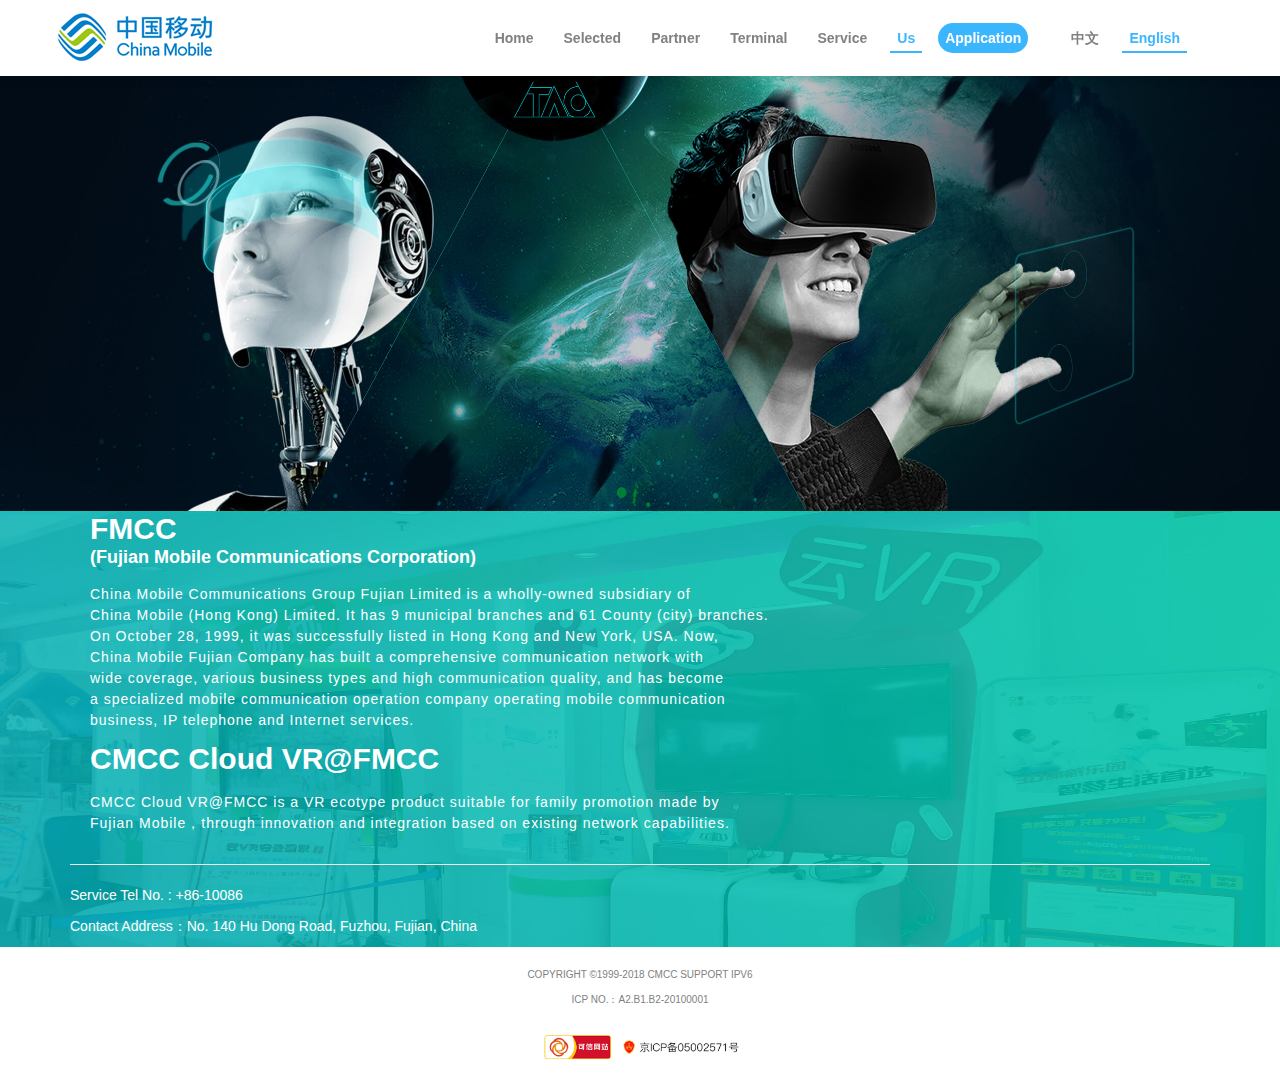
<file: EnglishVersion/AboutUs.html>
<!DOCTYPE html>
<html lang="en">

<head>
    <meta charset="UTF-8">
    <meta name="viewport" content="width=device-width, initial-scale=1.0">
    <meta http-equiv="X-UA-Compatible" content="ie=edge">
    <link rel="stylesheet" href="../css/bootstrap.min.css">
    <link rel="stylesheet" href="../css/animate.css">
    <link rel="stylesheet" href="../css/main.css">
    <link rel="stylesheet" href="../css/common.css">
    <title>Us</title>
</head>

<body>
    <header>

        <nav class="navbar clean-main-menu minified" role="navigation">
            <div class="container">

                <div class="navbar-header">

                    <a class="navbar-brand" href="index.html"><img class="logo" id="logo" src="../images/logo01.png"
                            alt="Page"></a>
                </div>
                <div id="nav-menu" class="navbar-collapse collapse" role="navigation">
                    <ul style="margin-left:20px" class="nav navbar-nav clean-menu-wrapper">
                        <li class="item">
                            <a href="../index.html">中文</a>
                        </li>
                        <li class="active">
                            <a href="./index.html">English</a>
                        </li>
                    </ul>
                    <ul class="nav navbar-nav clean-menu-wrapper">
                            <li class="item">
                                    <a href="./index.html">Home</a>
                                </li>
                        <li class="item">
                            <a href="./business.html">Selected</a>
                        </li>
                        <li class=" item ">
                            <a href="./Partner.html">Partner</a>
                        </li>
                        <li class="item">
                            <a href="./equipment.html">Terminal</a>
                        </li>
                        <li class="item">
                            <a href="./index.html#add">Service</a>
                        </li>
                        <li class="active">
                            <a href="./AboutUs.html">Us</a>
                        </li>
                        <li class="OpenUp">
                                <a href="./OpenUp.html">Application</a>
                        </li>

                    </ul>

                </div>

            </div>
        </nav>

    </header>

    <div class="content" style="padding-top: 76px;">
        <div class="banner">
            <img class="img-responsive" src="../images/us_banner01.jpg" alt="">
        </div>

        <div class="explain">

            <div class="container">

                <div class="row" style="padding-left: 20px;">

                    <div class="col-md-12">
                        <div>
                            <H2 style="    margin-bottom: 0px;">FMCC</H2>
                                  <h4> (Fujian Mobile Communications Corporation)</h4> 
                            <p style="letter-spacing: 1px;">
                                    China Mobile Communications Group Fujian Limited is a wholly-owned subsidiary of <br>
                                    China Mobile (Hong Kong) Limited. It has 9 municipal branches and 61 County (city) branches.<br>
                                    On October 28, 1999, it was successfully listed in Hong Kong and New York, USA. Now, <br>
                                    China Mobile Fujian Company has built a comprehensive communication network with<br> 
                                    wide coverage, various business types and high communication quality, and has become <br>
                                    a specialized mobile communication operation company operating mobile communication <br>
                                    business, IP telephone and Internet services.
                             
                            </p>
                        </div>

                    </div>
                    <div class="col-md-12">
                        <div>
                            <H2>CMCC Cloud VR@FMCC</H2>
                            <p style="letter-spacing: 1px;">
                                CMCC Cloud VR@FMCC is a VR ecotype product suitable for family promotion made by <br>
                                Fujian Mobile，through innovation and integration based on existing network capabilities.<br>
                            </p>
                        </div>
                    </div>

                </div>
                <hr>
                <div class="row">

                    <div class="col-md-12">
                        <p>Service Tel No.  :  +86-10086</p>
                        <p>Contact Address：No. 140 Hu Dong Road, Fuzhou, Fujian, China</p>
                    </div>


                </div>
            </div>
        </div>
    </div>
    <footer>
        <div class="container">
            <div class="row">

                <div class="col-md-12 col-sm-12 copyright">
                    <p>Copyright ©1999-2018 CMCC Support IPv6 </p>
                    <!-- </div>
                     </div> -->
                    <!-- <div class="row"> -->

                    <!-- <div class="col-md-12 col-sm-12 copyright"> -->
                    <p>ICP No.：A2.B1.B2-20100001 </p>
                </div>
                <!-- </div>
                <div class="row"> -->

                <div style="text-align: center;" class="col-md-12 col-sm-12 copyright">
                    <img style="transform: scale(0.55);" src="../images/trusted_web_site01.png" alt="">
                </div>
            </div>
        </div>
    </footer>

    <script src="../js/jquery-3.3.1.min.js"></script>
    <script>
        $('.item').click(function () {

            $(this).siblings().removeClass('active').addClass('item')
            $(this).addClass('active').removeClass('item')
        })
    </script>
</body>

</html>
</file>
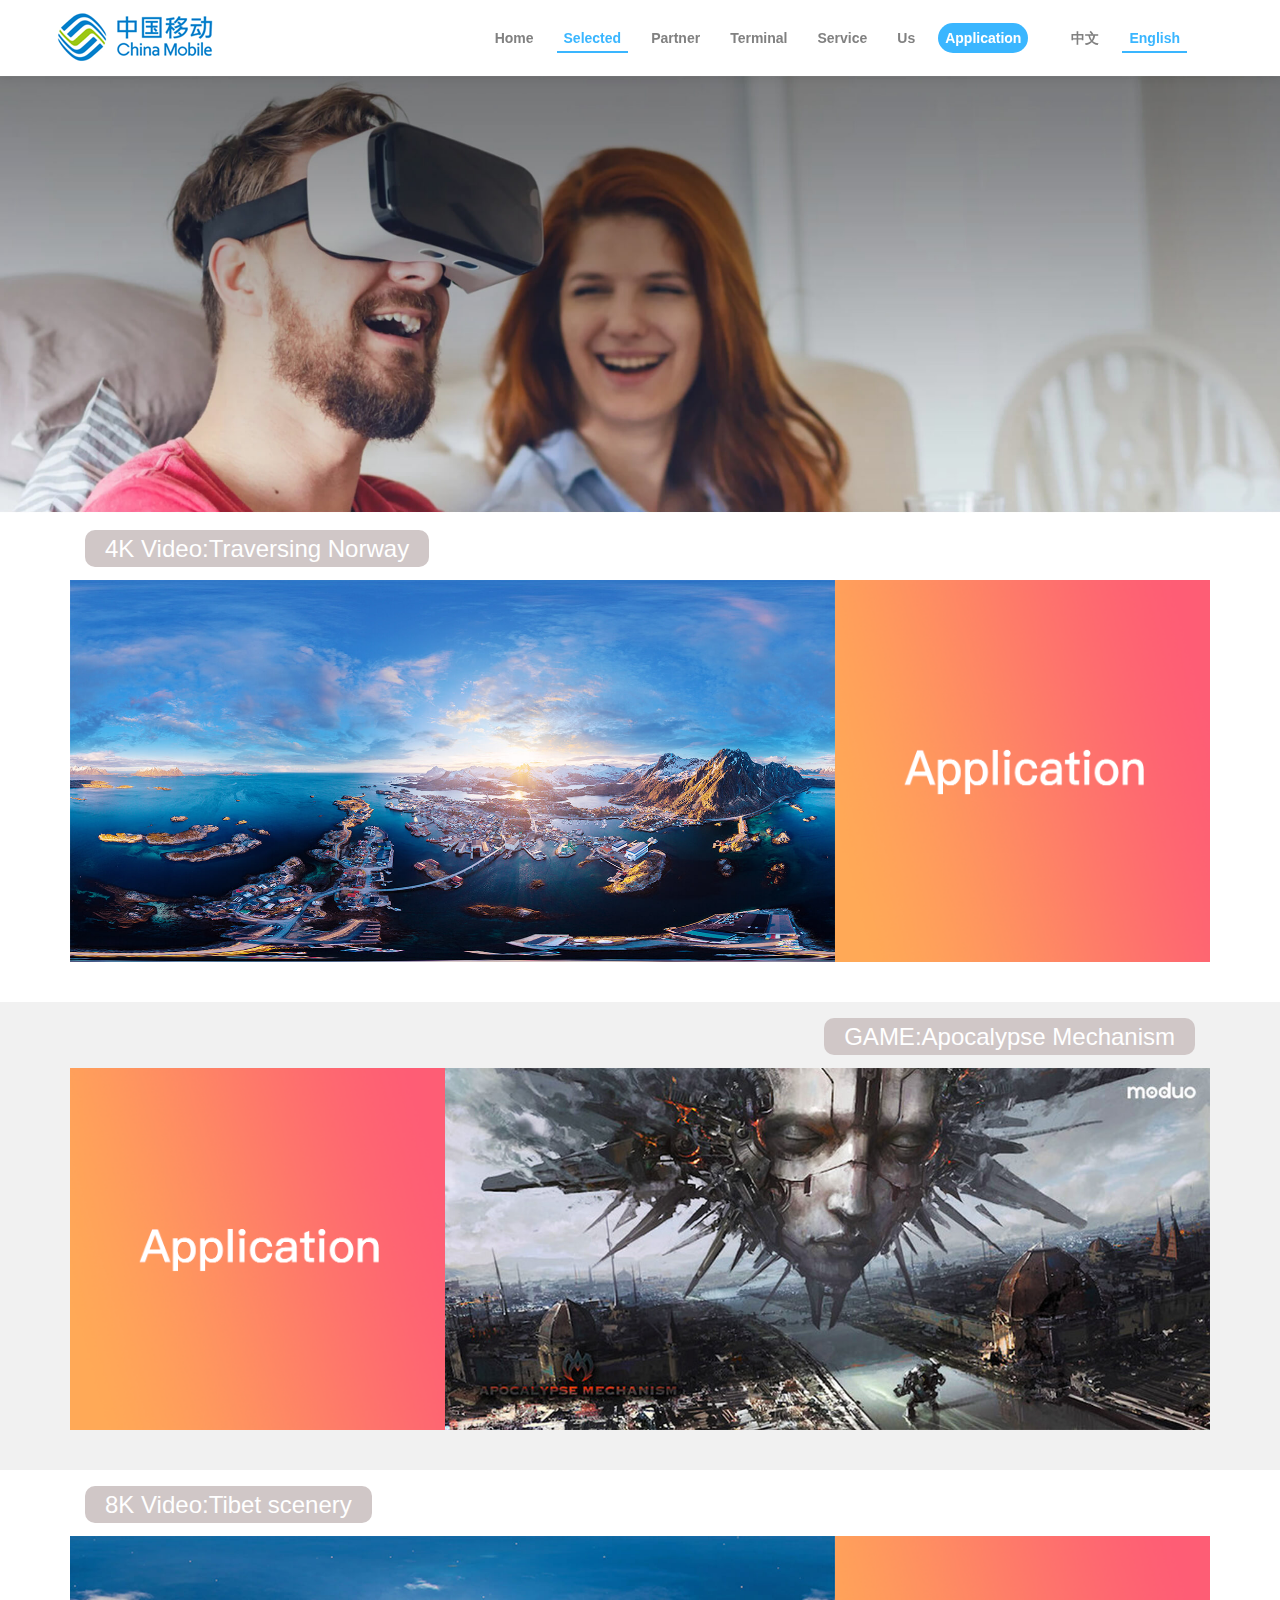
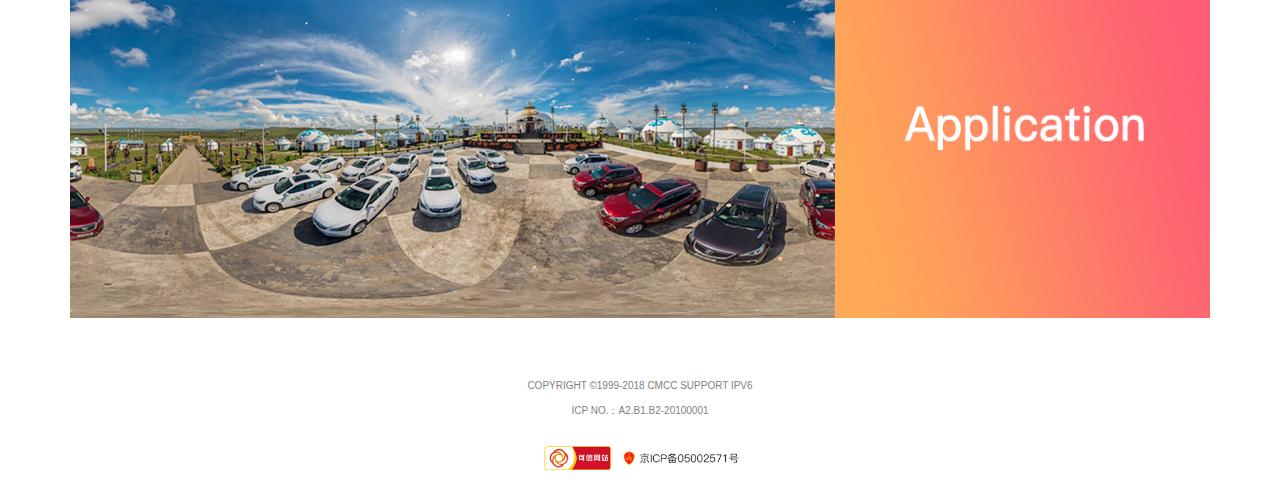
<file: EnglishVersion/business.html>
<!DOCTYPE html>
<html lang="en">

<head>
    <meta charset="UTF-8">
    <meta name="viewport" content="width=device-width, initial-scale=1.0">
    <meta http-equiv="X-UA-Compatible" content="ie=edge">
    <link rel="stylesheet" href="../css/bootstrap.min.css">
    <link rel="stylesheet" href="../css/animate.css">
    <link rel="stylesheet" href="../css/main.css">
    <link rel="stylesheet" href="../css/common.css">
    <title>Selected</title>
    <style>
        .clean-section-wrapper {
            padding: 15px 0px 40px;
        }
    </style>
</head>

<body>
    <header>
        <nav class="navbar clean-main-menu minified" role="navigation">
            <div class="container">

                <div class="navbar-header">

                    <a class="navbar-brand" href="index.html"><img class="logo" id="logo" src="../images/logo01.png"
                            alt="Page"></a>
                </div>
                <div id="nav-menu" class="navbar-collapse collapse" role="navigation">
                    <ul style="margin-left:20px" class="nav navbar-nav clean-menu-wrapper">
                        <li class="item">
                            <a href="../index.html">中文</a>
                        </li>
                        <li class="active">
                            <a href="./index.html">English</a>
                        </li>
                    </ul>
                    <ul class="nav navbar-nav clean-menu-wrapper">
                        <li class="item">
                            <a href="./index.html">Home</a>
                        </li>
                        <li class="active">
                            <a href="./business.html">Selected</a>
                        </li>
                        <li class=" item ">
                            <a href="./Partner.html">Partner</a>
                        </li>
                        <li class="item">
                            <a href="./equipment.html">Terminal</a>
                        </li>
                        <li class="item">
                            <a href="./index.html#add">Service</a>
                        </li>
                        <li class="item">
                            <a href="./AboutUs.html">Us</a>
                        </li>
                        <li class="OpenUp">
                            <a href="./OpenUp.html">Application</a>
                        </li>

                    </ul>

                </div>

            </div>
        </nav>

    </header>

    <div class="content" style="padding-top: 76px;">
        <div class="banner">
            <img class="img-responsive" src="../images/service_banner01.jpg" alt="">
        </div>
        <section class="clean-custom-sec clean-section-wrapper background-one">
            <div class="container">
                <div class="col-md-12 col-sm-12 col-xs-12 clean-section-header wow fadeInDown animated" style="margin-bottom: 0px;visibility: visible; animation-name: fadeInDown;">
                    <h1 style="text-align: left;" class="title"><span class="clean-color-contras">4K Video:Traversing
                            Norway</span></h1>
                </div>
                <div class="row">
                    <div class="col-md-8 col-sm-8 col-xs-12 clean-custom-sec-img wow bounceInLeft animated" style="visibility: visible; animation-name: bounceInLeft;padding-right: 0px;">
                        <img src="../images/service_img01.jpg" alt="Custom Image">
                    </div>
                    <div class="col-md-4 col-sm-4 col-xs-12 clean-custom-sec-text wow bounceInRight animated" style="visibility: visible; animation-name: bounceInRight; padding-left: 0px;">
                        <a href="./OpenUp.html">
                            <img class="heimg" src="../images/service_img04.png" alt="Custom Image">
                        </a>

                    </div>
                </div>
            </div>
        </section>
        <section class="clean-custom-sec clean-section-wrapper background-two">
            <div class="container">
                <div class="col-md-12 col-sm-12 col-xs-12 clean-section-header wow fadeInDown animated" style="margin-bottom: 0px;visibility: visible; animation-name: fadeInDown;">
                    <h1 style="text-align: right;" class="title"><span class="clean-color-contras">GAME:Apocalypse
                            Mechanism</span></h1>
                </div>
                <div class="row">

                    <div class="col-md-4 col-sm-4 col-xs-12 clean-custom-sec-text wow bounceInRight animated" style="visibility: visible; animation-name: bounceInRight;padding-right: 0px;">

                        <a href="./OpenUp.html">
                            <img src="../images/service_img04.png" alt="Custom Image">
                        </a>

                    </div>
                    <div class="col-md-8 col-sm-8 col-xs-12 clean-custom-sec-img wow bounceInLeft animated" style="visibility: visible; animation-name: bounceInLeft;padding-left: 0px;">
                        <img src="../images/service_img02.jpg" alt="Custom Image">
                    </div>
                </div>
            </div>
        </section>

        <section class="clean-custom-sec clean-section-wrapper background-one">
            <div class="container">
                <div class="col-md-12 col-sm-12 col-xs-12 clean-section-header wow fadeInDown animated" style="margin-bottom: 0px;visibility: visible; animation-name: fadeInDown;">
                    <h1 style="text-align: left;" class="title"><span class="clean-color-contras">8K Video:Tibet
                            scenery</span></h1>
                </div>
                <div class="row">

                    <div class="col-md-8 col-sm-8 col-xs-12 clean-custom-sec-img wow bounceInLeft animated" style="visibility: visible; animation-name: bounceInLeft; padding-right: 0px;">
                        <img id="im" src="../images/service_img03.jpg" alt="Custom Image">
                    </div>
                    <div class="col-md-4 col-sm-4 col-xs-12 clean-custom-sec-text wow bounceInRight animated" style="visibility: visible; animation-name: bounceInRight; padding-left: 0px;">
                        <a href="./OpenUp.html">
                            <img class="heimg" src="../images/service_img04.png" alt="Custom Image">
                        </a>
                    </div>
                </div>
            </div>
        </section>

    </div>
    <footer>
        <div class="container">
            <div class="row">

                <div class="col-md-12 col-sm-12 copyright">
                    <p>Copyright ©1999-2018 CMCC Support IPv6 </p>
                    <!-- </div>
                     </div> -->
                    <!-- <div class="row"> -->

                    <!-- <div class="col-md-12 col-sm-12 copyright"> -->
                    <p>ICP No.：A2.B1.B2-20100001 </p>
                </div>
                <!-- </div>
                <div class="row"> -->

                <div style="text-align: center;" class="col-md-12 col-sm-12 copyright">
                    <img style="transform: scale(0.55);" src="../images/trusted_web_site01.png" alt="">
                </div>
            </div>
        </div>
    </footer>


    <script src="../js/jquery-3.3.1.min.js"></script>
    <script>
        $('.item').click(function () {

            $(this).siblings().removeClass('active').addClass('item')
            $(this).addClass('active').removeClass('item')
        })

        $(function () {
            $('.heimg').css('height', $('#im').height())
        })
    </script>
</body>

</html>
</file>
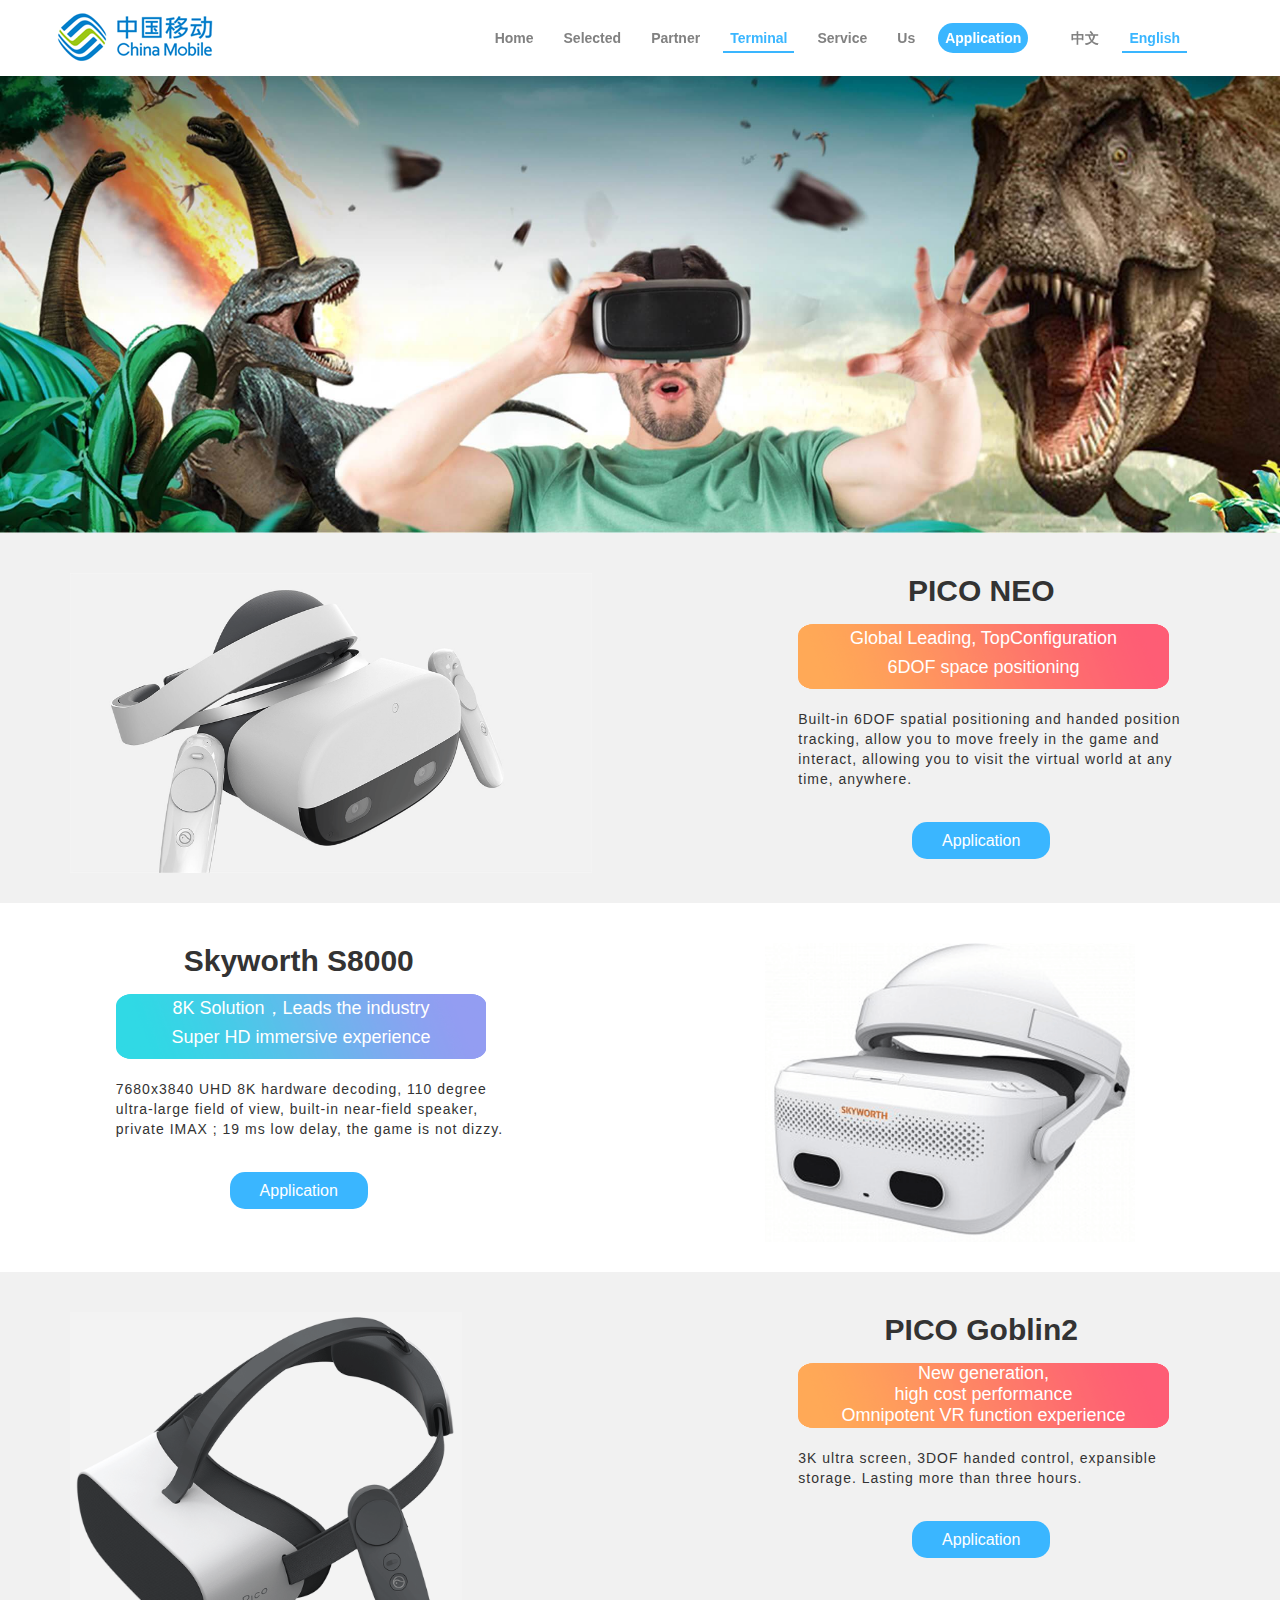
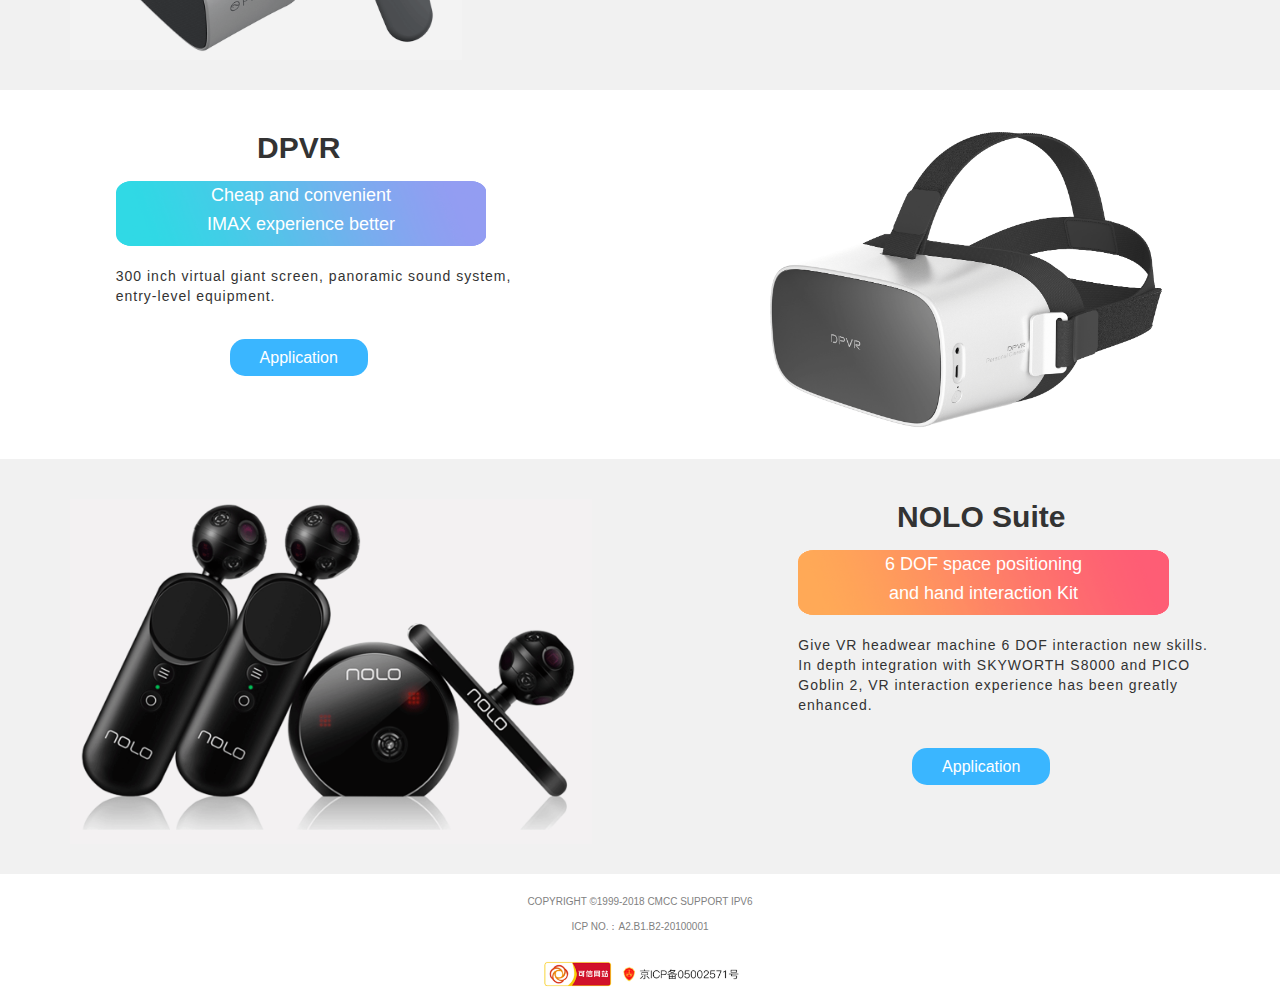
<file: EnglishVersion/equipment.html>
<!DOCTYPE html>
<html lang="en">

<head>
    <meta charset="UTF-8">
    <meta name="viewport" content="width=device-width, initial-scale=1.0">
    <meta http-equiv="X-UA-Compatible" content="ie=edge">
    <link rel="stylesheet" href="../css/bootstrap.min.css">
    <link rel="stylesheet" href="../css/animate.css">
    <link rel="stylesheet" href="../css/main.css">
    <link rel="stylesheet" href="../css/common.css">
    <title>Terminal</title>
    <style>
            .clean-section-wrapper {
            padding: 40px 0px 30px;
        }
      
        div.greed,div.red {  margin-top: 10px;
margin-bottom: 20px
}
.order {
    margin-top: 40px;}
    div.trait {
        height: 65px;
    width: 81%;
    line-height: 29px;
    font-size: 18px;
     }
    </style>
</head>

<body>
    <header>

        <nav class="navbar clean-main-menu minified" role="navigation">
            <div class="container">

                <div class="navbar-header">

                    <a class="navbar-brand" href="index.html"><img class="logo" id="logo" src="../images/logo01.png" alt="Page"></a>
                </div>
                <div id="nav-menu" class="navbar-collapse collapse" role="navigation">
                    <ul style="margin-left:20px" class="nav navbar-nav clean-menu-wrapper">
                        <li class="item">
                            <a href="../index.html">中文</a>
                        </li>
                        <li class="active">
                            <a href="./index.html">English</a>
                        </li>
                    </ul>
                    <ul class="nav navbar-nav clean-menu-wrapper">
                            <li class="item">
                                    <a href="./index.html">Home</a>
                                </li>
                        <li class="item">
                            <a href="./business.html">Selected</a>
                        </li>
                        <li class=" item ">
                            <a href="./Partner.html">Partner</a>
                        </li>
                        <li class=" active">
                            <a href="./equipment.html">Terminal</a>
                        </li>
                        <li class="item">
                            <a href="./index.html#add">Service</a>
                        </li>
                        <li class="item">
                            <a href="./AboutUs.html">Us</a>
                        </li>
                        <li class="OpenUp">
                            <a href="./OpenUp.html">Application</a>
                        </li>

                    </ul>

                </div>

            </div>
        </nav>

    </header>

    <div class="content" style="padding-top: 76px;">
        <div class="banner">
            <img class="img-responsive" src="../images/shebei_banner01.jpg" alt="">
        </div>
        <section class="clean-custom-sec clean-section-wrapper background-two">
            <div class="container">
                <div class="row" style="min-width: 970px">
                    <div class="col-md-7 col-sm-7 col-xs-12 clean-custom-sec-img wow bounceInLeft animated" style="visibility: visible; animation-name: bounceInLeft;">
                        <img style="width: 80%;"  src="../images/shebei_ig02.png" alt="Custom Image">
                    </div>
                    <div class="col-md-5 col-sm-5 col-xs-12 clean-custom-sec-text wow bounceInRight animated" style="visibility: visible; animation-name: bounceInRight;">
                        <h2 style="    text-align: center;">PICO NEO</h2>
                        <div>
                            <div class="trait red">Global Leading, TopConfiguration<br>6DOF space positioning</div>
                        </div>
                        <div>
                            <div style="margin-left: 10%; letter-spacing: 1px;   margin-top: 20px;">
                                Built-in 6DOF spatial positioning and handed
                              
                                position tracking, allow you to move freely in
                               
                                the game and interact, allowing you to visit the
                               
                                virtual world at any time, anywhere.
                            </div>
                        </div>

                        <div class="order">
                            <a href="./OpenUp.html">Application</a>
                        </div>


                    </div>
                </div>
            </div>
        </section>
        <section class="clean-custom-sec clean-section-wrapper background-one">
            <div class="container">
                <div class="row" style="min-width: 970px"
                        >

                    <div class="col-md-5 col-sm-5 col-xs-12 clean-custom-sec-text wow bounceInRight animated" style="visibility: visible; animation-name: bounceInRight;">
                        <h2 style="    text-align: center;">Skyworth S8000</h2>
                        <div>
                            <div class="trait greed">8K Solution，Leads the industry<br>
                                    Super HD immersive experience</div>

                        </div>
                        <div>
                            <div style="margin-left: 10%;  letter-spacing: 1px;   margin-top: 20px;">
                                7680x3840 UHD 8K hardware decoding,
                                110 degree ultra-large field of view,
                                built-in near-field speaker, private IMAX ;
                                19 ms low delay, the game is not dizzy.
                              
                            </div>
                        </div>

                        <div class="order">
                            <a href="./OpenUp.html">Application</a>
                        </div>


                    </div>
                    <div class="col-md-7 col-sm-7 col-xs-12 clean-custom-sec-img wow bounceInLeft animated" style="visibility: visible; animation-name: bounceInLeft;text-align: right">
                        <img style="width: 80%;"  src="../images/shebei_ig03.png" alt="Custom Image">
                    </div>
                </div>
            </div>
        </section>

        <section class="clean-custom-sec clean-section-wrapper background-two">
            <div class="container">
                <div class="row">
                    <div class="col-md-7 col-sm-7 col-xs-12 clean-custom-sec-img wow bounceInLeft animated" style="visibility: visible; animation-name: bounceInLeft;">
                        <img style="width: 60%;"  src="../images/shebei_ig04.png" alt="Custom Image">
                    </div>
                    <div class="col-md-5 col-sm-5 col-xs-12 clean-custom-sec-text wow bounceInRight animated" style="visibility: visible; animation-name: bounceInRight;">
                        <h2 style="    text-align: center;">PICO Goblin2</h2>
                        <div>
                            <div style="line-height: normal;" class="trait red">New generation, <br>
                                    high cost performance<br>
                                    Omnipotent VR function experience</div>

                        </div>
                        <div>
                            <div style="margin-left: 10%; letter-spacing: 1px;    margin-top: 20px;">
                                 
                                    3K ultra screen, 3DOF handed control, 
                                    expansible storage. Lasting more than 
                                    three hours.
                              
                            </div>
                        </div>

                        <div class="order">
                            <a href="./OpenUp.html">Application</a>
                        </div>


                    </div>
                </div>
            </div>
        </section>
        <section class="clean-custom-sec clean-section-wrapper background-one">
            <div class="container">
                <div class="row">

                    <div class="col-md-5 col-sm-5 col-xs-12 clean-custom-sec-text wow bounceInRight animated" style="visibility: visible; animation-name: bounceInRight;">
                        <h2 style="    text-align: center;">DPVR</h2>
                        <div>
                            <div class="trait greed">Cheap and convenient<br>
                                    IMAX experience better</div>

                        </div>
                        <div>
                            <div style="margin-left: 10%; letter-spacing: 1px;    margin-top: 20px;">
 
                                    300 inch virtual giant screen, panoramic 

                                    sound system, entry-level equipment.
                            </div>
                        </div>

                        <div class="order">
                            <a href="./OpenUp.html">Application</a>
                        </div>


                    </div>
                    <div class="col-md-7 col-sm-7 col-xs-12 clean-custom-sec-img wow bounceInLeft animated" style="visibility: visible; animation-name: bounceInLeft; text-align: right">
                        <img style="width: 80%;"  src="../images/shebei_ig01.png" alt="Custom Image">
                    </div>
                </div>
            </div>
        </section>
        <section class="clean-custom-sec clean-section-wrapper background-two">
            <div class="container">
                <div class="row">
                    <div class="col-md-7 col-sm-7 col-xs-12 clean-custom-sec-img wow bounceInLeft animated" style="visibility: visible; animation-name: bounceInLeft;">
                        <img style="width: 80%;"  src="../images/shebei_ig05.png" alt="Custom Image">
                    </div>
                    <div class="col-md-5 col-sm-5 col-xs-12 clean-custom-sec-text wow bounceInRight animated" style="visibility: visible; animation-name: bounceInRight;">
                        <h2 style="    text-align: center;">NOLO Suite</h2>
                        <div>
                            <div class="trait red">6 DOF space positioning <br>
                                    and hand interaction Kit</div>

                        </div>
                        <div>
                            <div style="margin-left: 10%;  letter-spacing: 1px;   margin-top: 20px;">
                                    Give VR headwear machine 6 DOF interaction 
                                    new skills. In depth integration with SKYWORTH 
                                    S8000 and PICO Goblin 2, VR interaction
                                    experience has been greatly enhanced.

                            </div>
                        </div>

                        <div class="order">
                            <a href="./OpenUp.html">Application</a>
                        </div>


                    </div>
                </div>
            </div>
        </section>

    </div>
    <footer>
        <div class="container">
            <div class="row">

                <div class="col-md-12 col-sm-12 copyright">
                    <p>Copyright ©1999-2018 CMCC Support IPv6 </p>
                    <!-- </div>
                     </div> -->
                    <!-- <div class="row"> -->

                    <!-- <div class="col-md-12 col-sm-12 copyright"> -->
                    <p>ICP No.：A2.B1.B2-20100001 </p>
                </div>
                <!-- </div>
                <div class="row"> -->

                <div style="text-align: center;" class="col-md-12 col-sm-12 copyright">
                    <img style="transform: scale(0.55);" src="../images/trusted_web_site01.png" alt="">
                </div>
            </div>
        </div>
    </footer>


    <script src="../js/jquery-3.3.1.min.js"></script>
    <script>
        $('.item').click(function () {

            $(this).siblings().removeClass('active').addClass('item')
            $(this).addClass('active').removeClass('item')
        })
    </script>
</body>

</html>
</file>
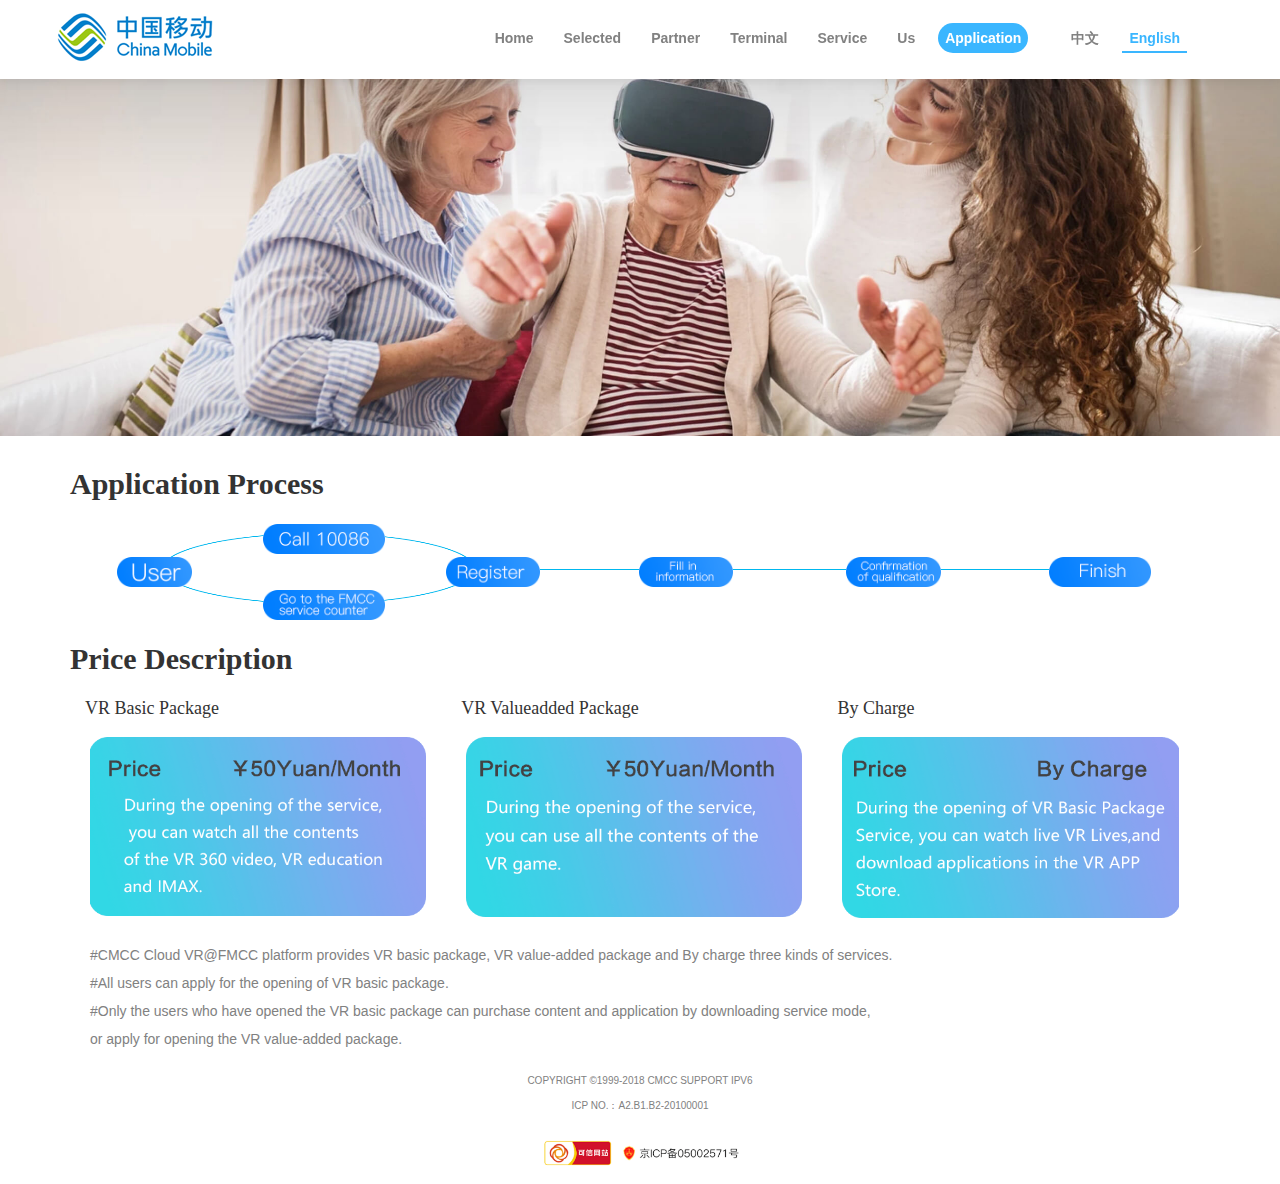
<file: EnglishVersion/OpenUp.html>
<!DOCTYPE html>
<html>
<head lang="en">
    <meta charset="UTF-8">
    <title>欢迎</title>
    <link rel="stylesheet" href="./css/bootstrap.min.css">
    <link rel="stylesheet" href="css/swiper.min.css"/>
    <link rel="stylesheet" href="css/reset.css"/>
    <link rel="stylesheet" href="css/main.css"/>
    <link rel="stylesheet" href="./css/common.css">
    <link rel="stylesheet" href="css/homepage.css"/>
    <style>
        /* .kaitong_tep1{
            height: 120px;
        }
        .kaitong_tep_text.user{
            height: 40px;
        }
        .kaitong_tep_text.user.kai_En span{
            font-size: 12px;
        }
        .word-break {
            word-break:break-all 
        } */
    </style>
</head>
<body>
<header>

    <nav class="navbar clean-main-menu minified" role="navigation">
        <div  class="container ">

            <div class="navbar-header">

                <a class="navbar-brand" href="index.html"><img class="logo" id="logo" src="./images/logo01.png" alt="Page"></a>
            </div>
            <div id="nav-menu" class="navbar-collapse collapse" role="navigation">
                <ul style="margin-left:20px" class="nav navbar-nav clean-menu-wrapper">
                    <li class="item">
                        <a href="../index.html">中文</a>
                    </li>
                    <li class="active">
                            <a href="./index.html">English</a>
                        </li>
                </ul>
                <ul class="nav navbar-nav clean-menu-wrapper">
                        <li class="item">
                                <a href="./index.html">Home</a>
                            </li>
               
                    <li class="item">
                            <a href="./business.html">Selected</a>
                        </li>
                        <li class=" item ">
                            <a href="./Partner.html">Partner</a>
                        </li>
                        <li class=" item">
                            <a href="./equipment.html">Terminal</a>
                        </li>
                        <li class="item">
                            <a href="./index.html#add">Service</a>
                        </li>
                        <li class="item">
                            <a href="./AboutUs.html">Us</a>
                        </li>
                        <li class="OpenUp">
                            <a href="./OpenUp.html">Application</a>
                        </li>

                </ul>

            </div>

        </div>
    </nav>
    <div class="clearFix"></div>
</header>
    <div class="kaitong">
        <div class="kaitong_banner">
            <img width="100%" src="images/kaitong_banner01.jpg" alt=""/>
        </div>
        <div class="kaitong_flow container">
            <div class="kaitong_flow_title">
                Application Process
            </div>
            <div class="kaitong_flow_img">
                <div class="kaitong_flow_tep">
                    <div class="kaitong_flow_tep_bg">
                        <img class="ps_ab" height="100%" width="100%" src="images/kaitong_radius01.png" alt="">
                    </div>
                    <div  class="kaitong_flow_tep_con">
                        <div class="kaitong_tep1">
                                <div class="kaitong_tep_text user"></div>
                            <div class="kaitong_tep_text user"><img  height="100%" src="images/kaitong_user.png" alt=""></div>
                            <div class="kaitong_tep_text user"></div>

                        </div>
                        <div class="kaitong_tep1">
                            <div class="kaitong_tep_text user"><img height="100%" src="images/kaitong_call.png" alt=""></div>
                            <div class="kaitong_tep_text user"></div>
                            <div class="kaitong_tep_text user kai_En"><img height="100%" src="images/faitong_goto.png" alt="">
                                </div>
                        </div>
                        <div class="kaitong_tep1">
                                <div class="kaitong_tep_text user"></div>
                            <div class="kaitong_tep_text user"><img  height="100%" src="images/kaitong_register.png" alt=""></div>
                            <div class="kaitong_tep_text user"></div>
                        </div>
                    </div>
                </div>
                <div class="kaitong_flow_tep1" >
                    <div class="line"></div>
                        <div class="kaitong_flow_tep_bg">
                            </div>
                            <div  class="">
                                <div class="kaitong_tep1">
                                    <div class="kaitong_tep_text user"></div>
                                    <div class="kaitong_tep_text user">
                                      <img  height="100%" src="images/kaidtong_infor.png" alt=""></div>
                                    <div class="kaitong_tep_text user"></div>
        
                                </div>
                                <div class="kaitong_tep1">
                                    <div class="kaitong_tep_text user"></div>
                                    <div class="kaitong_tep_text user">
                                        <img height="100%" src="images/kaitong_confirm.png" alt=""></div>
                                    <div class="kaitong_tep_text user"></div>
                                </div>
                                <div class="kaitong_tep1">
                                        <div class="kaitong_tep_text user"></div>
                                    <div class="kaitong_tep_text user"><img height="100%" src="images/kaitong_finish.png" alt=""></div>
                                    <div class="kaitong_tep_text user"></div>
                                </div>
                            </div>
                </div>
            </div>
        </div>
        <div class="zifei_shuoming container">
            <div class="zifei_shuoming_title">
                Price Description
            </div>
            <div class="kaitong_flow_img">
                <div class="kaitong_flow_img_title">
                    <div class="kaitong_img_title">VR Basic Package</div>
                    <div class="kaitong_img_title">VR Valueadded Package</div>
                    <div class="kaitong_img_title">By Charge</div>
                    <div class="clearFix"></div>
                </div>
                <div class="kaitong_flow_card">
                    <div class="kaitong_flow_card_01">
                    <div class="kaitong_flow_card_con">
                        <div class="kaitong_flow_card_container">
                            <!-- <img width="100%" src="images/kaitong_card_01.jpg" alt=""/> -->
                            <img src="images/kaiton_price_01.png"  alt="">
                            <!--<div class="kaitong_card_title">-->
                                <!--<span class="lf">-->
                                    <!--Price-->
                                <!--</span>-->
                                <!--<span class="rt">-->
                                    <!--￥50Yuan/Month-->
                                <!--</span>-->
                                <!--<div class="clearFix"></div>-->
                                <!--<div style="line-height:24px;" class="kaitong_card_text">-->
                                    <!--During the opening of the service,-->
 <!--you can watch all the contents -->
<!--of the VR 360 video, VR education -->
<!--and IMAX.-->
                                <!--</div>-->
                            <!--</div>-->
                        </div>
                        </div>
                    <div class="kaitong_flow_card_con">
                        <div class="kaitong_flow_card_container">
                            <!-- <img width="100%" src="images/kaitong_card_02.jpg" alt=""/> -->
                            <img src="images/kaiton_price_02.png" alt="">
                            <!--<div class="kaitong_card_title">-->
                                <!--<span class="lf">-->
                                    <!--Price-->
                                <!--</span>-->
                                <!--<span class="rt">-->
                                    <!--￥50Yuan/Month-->
                                <!--</span>-->
                                <!--<div class="clearFix"></div>-->
                                <!--<div style="line-height:24px;" class="kaitong_card_text">-->
                                    <!--During the opening of the service, -->
                                    <!--you can use all the contents of the -->
                                    <!--VR game.-->
                                <!--</div>-->
                            <!--</div>-->
                
                        </div>
                    </div>
                    <div class="kaitong_flow_card_con">
                        <div class="kaitong_flow_card_container">
                            <!-- //<img width="100%" src="images/kaitong_card_03.jpg" alt=""/> -->
                            <img src="images/kaiton_price_03.png" alt="">
                            <!--<div class="kaitong_card_title">-->
                                <!--<span class="lf">-->
                                    <!--Price-->
                                <!--</span>-->
                                <!--<span class="rt">-->
                                    <!--By Charge-->
                                <!--</span>-->
                                <!--<div class="clearFix"></div>-->
                                <!--<div style="line-height:24px;" class="kaitong_card_text">-->
                                    <!--During the opening of VR Basic Package -->
                                    <!--Service, you can watch live VR Lives,and -->
                                    <!--download applications in the VR APP -->
                                    <!--Store.-->
                                <!--</div>-->
                            <!--</div>-->
                        </div>
                    </div>
                    </div>
                    <div class="clearFix"></div>
                </div>
            </div>
            <div class="kaitong_shuoming">
                <p > #CMCC Cloud VR@FMCC platform provides VR basic package, VR value-added package and By charge three kinds of services.</p>
                <p>#All users can apply for the opening of  VR basic package.</p>
                <p>#Only the users who have opened the  VR basic package can purchase content and application by downloading service mode,</p>
                <p>or apply for opening the VR value-added package.</p>
            </div>
        </div>
    </div>
    <footer>
            <div class="container">
                <div class="row">
        
                    <div class="col-md-12 col-sm-12 copyright">
                        <p>Copyright ©1999-2018 CMCC Support IPv6 </p>
                        <!-- </div>
                     </div> -->
                        <!-- <div class="row"> -->
        
                        <!-- <div class="col-md-12 col-sm-12 copyright"> -->
                        <p>ICP No.：A2.B1.B2-20100001 </p>
                    </div>
                    <!-- </div>
                <div class="row"> -->
        
                    <div style="text-align: center;" class="col-md-12 col-sm-12 copyright">
                        <img style="transform: scale(0.55);" src="../images/trusted_web_site01.png" alt="">
                    </div>
                </div>
            </div>
        </footer>
</body>
</html>
</file>
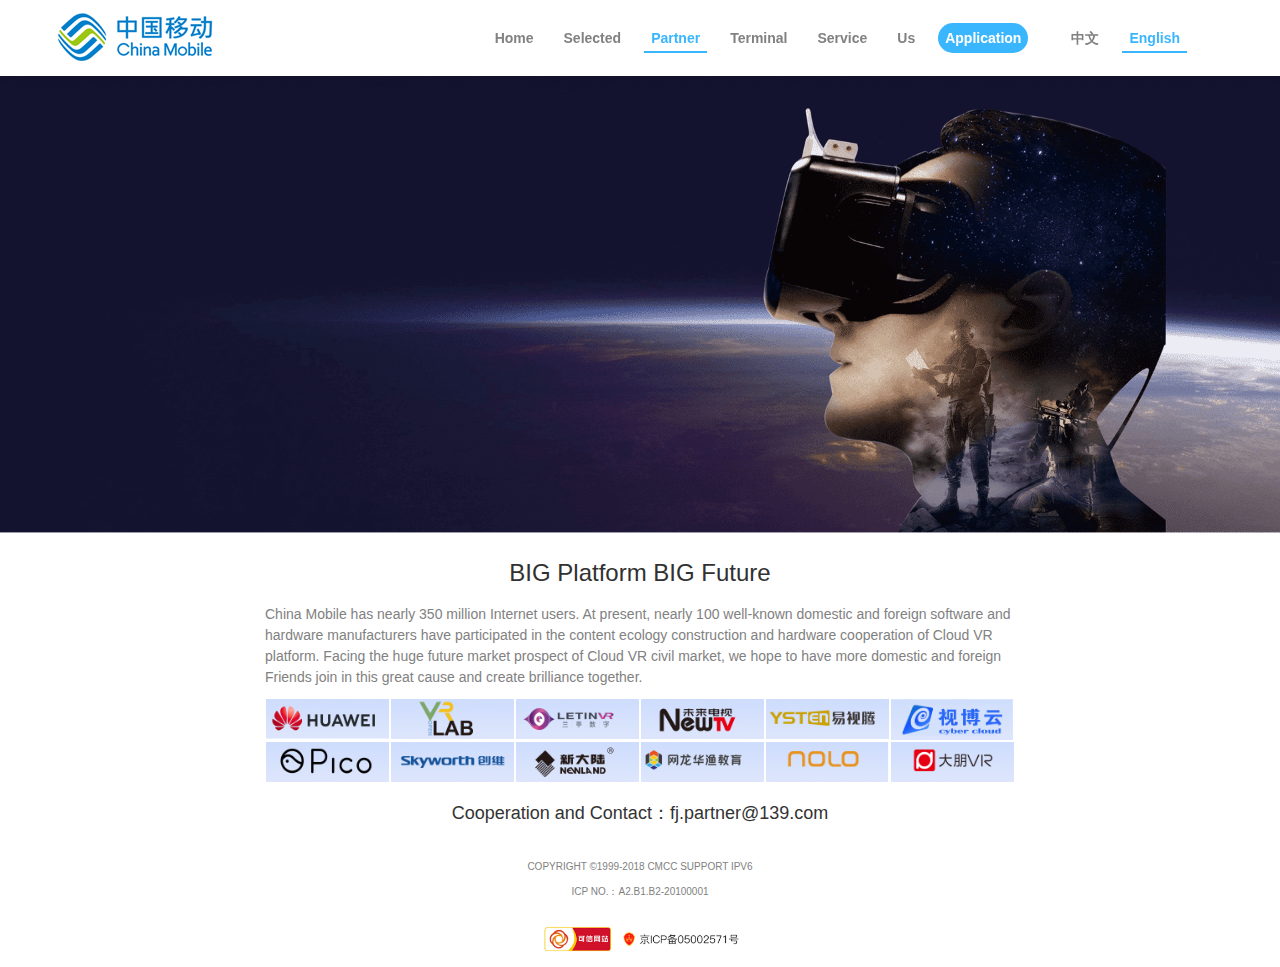
<file: EnglishVersion/Partner.html>
<!DOCTYPE html>
<html lang="en">

<head>
    <meta charset="UTF-8">
    <meta name="viewport" content="width=device-width, initial-scale=1.0">
    <meta http-equiv="X-UA-Compatible" content="ie=edge">
    <link rel="stylesheet" href="../css/bootstrap.min.css">
    <link rel="stylesheet" href="../css/animate.css">
    <link rel="stylesheet" href="../css/main.css">
    <link rel="stylesheet" href="../css/common.css">
    <title>Partner</title>
    <style>
        .col-md-2 {
            padding: 1px
        }

        .clean-section-wrapper {
            padding: 20px 0 0px;
        }

        .clean-blurb-round-icon div p {
            text-align: left;
            margin-bottom: 9px;
        }

        .zj {
            padding: 0px
        }

        .zj div {
            top: 0;
        }

        .zj div p span {
            background: #c8cdd0;
            color: #fff;
            padding: 4px 9px;
            border-radius: 5px;
            margin-right: 10px;
        }

        .zj div p.item span {
            background: #3ab6ff;
            color: #fff;
            padding: 4px 9px;
            border-radius: 5px;
            margin-right: 10px;
        }
    </style>
</head>

<body>
    <header>

        <nav class="navbar clean-main-menu minified" role="navigation">
            <div class="container">

                <div class="navbar-header">

                    <a class="navbar-brand" href="./index.html"><img class="logo" id="logo" src="./images/logo01.png" alt="Page"></a>
                </div>
                <div id="nav-menu" class="navbar-collapse collapse" role="navigation">
                    <ul style="margin-left:20px" class="nav navbar-nav clean-menu-wrapper">
                        <li class="item">
                            <a href="../index.html">中文</a>
                        </li>
                        <li class="active">
                            <a href="./index.html">English</a>
                        </li>
                    </ul>
                    <ul class="nav navbar-nav clean-menu-wrapper">
                            <li class="item">
                                    <a href="./index.html">Home</a>
                                </li>
                        <li class="item">
                            <a href="./business.html">Selected</a>
                        </li>
                        <li class="active  ">
                            <a href="./Partner.html">Partner</a>
                        </li>
                        <li class="item">
                            <a href="./equipment.html">Terminal</a>
                        </li>
                        <li class="item">
                            <a href="./index.html#add">Service</a>
                        </li>
                        <li class="item">
                            <a href="./AboutUs.html">Us</a>
                        </li>
                        <li class="OpenUp">
                                <a href="./OpenUp.html">Application</a>
                        </li>

                    </ul>

                </div>

            </div>
        </nav>

    </header>

    <div class="content" style="padding-top: 76px;">
        <div class="banner">
            <img class="img-responsive" src="./images/cooper_banner01.png" alt="">
        </div>
        <section class="clean-custom-sec clean-section-wrapper background-one">
            <div class="container">
                <div class="row">
                    <div class="col-md-12 col-sm-12 col-xs-12 clean-section-header wow fadeInDown animated" style="margin-bottom: 0px;visibility: visible; animation-name: fadeInDown;">
                        <h1><span class="clean-color-contras">BIG Platform BIG Future</span></h1>
                    </div>
                    <p class="col-md-8 col-sm-10 col-xs-12 col-md-offset-2 col-sm-offset-1">
                            China Mobile has nearly 350 million Internet users. At present, nearly 100 well-known domestic and foreign 
                            software and hardware manufacturers have participated in the content ecology construction and hardware 
                            cooperation of Cloud VR platform. Facing the huge future market prospect of Cloud VR civil market, 
                            we hope to have more domestic and foreign Friends join in this great cause and create brilliance together.</p>

                    <div class="col-md-8 col-sm-10 col-xs-12 col-md-offset-2 col-sm-offset-1">
                        <div class="clean-what-we-do">
                           
                            <div class="col-md-2 col-sm-2 col-xs-12 clean-blurb-round-icon wow bounceIn animated" style="visibility: visible; animation-name: bounceIn;">
                                <img src="./images/logo03.png" alt="">
                            </div>
                            <div class="col-md-2 col-sm-2 col-xs-12 clean-blurb-round-icon wow bounceInLeft animated"
                                style="visibility: visible; animation-name: bounceInLeft;">
                                <img src="./images/logo04.png" alt="">
                            </div>
                            <div class="col-md-2 col-sm-2 col-xs-12 clean-blurb-round-icon wow bounceIn animated" style="visibility: visible; animation-name: bounceIn;">
                                <img src="./images/logo05.png" alt="">
                            </div>
                            <div class="col-md-2 col-sm-2 col-xs-12 clean-blurb-round-icon wow bounceInLeft animated"
                                style="visibility: visible; animation-name: bounceInLeft;">
                                <img src="./images/logo06.png" alt="">
                            </div>
                            <div class="col-md-2 col-sm-2 col-xs-12 clean-blurb-round-icon wow bounceIn animated" style="visibility: visible; animation-name: bounceIn;">
                                <img src="./images/logo07.png" alt="">
                            </div>
                             <div class="col-md-2 col-sm-2 col-xs-12 clean-blurb-round-icon wow bounceInLeft animated"
                                style="visibility: visible; animation-name: bounceInLeft;">
                                <img src="../images/logo15.png" alt="">
                            </div>
                        </div>
                    </div>
                    <div class="col-md-8 col-sm-10 col-xs-12 col-md-offset-2 col-sm-offset-1">
                        <div class="clean-what-we-do">
                            <div class="col-md-2 col-sm-2 col-xs-12 clean-blurb-round-icon wow bounceIn animated" style="visibility: visible; animation-name: bounceIn;">
                                <img src="./images/logo08.png" alt="">
                            </div>
                            <div class="col-md-2 col-sm-2 col-xs-12 clean-blurb-round-icon wow bounceInLeft animated"
                                style="visibility: visible; animation-name: bounceInLeft;">
                                <img src="./images/logo09.png" alt="">
                            </div>
                            <div class="col-md-2 col-sm-2 col-xs-12 clean-blurb-round-icon wow bounceIn animated" style="visibility: visible; animation-name: bounceIn;">
                                <img src="./images/logo10.png" alt="">
                            </div>
                            <div class="col-md-2 col-sm-2 col-xs-12 clean-blurb-round-icon wow bounceInLeft animated"
                                style="visibility: visible; animation-name: bounceInLeft;">
                                <img src="./images/logo11.png" alt="">
                            </div>
                            <div class="col-md-2 col-sm-2 col-xs-12 clean-blurb-round-icon wow bounceIn animated" style="visibility: visible; animation-name: bounceIn;">
                                <img src="./images/logo12.png" alt="">
                            </div>
                            <div class="col-md-2 col-sm-2 col-xs-12 clean-blurb-round-icon wow bounceInLeft animated"
                                style="visibility: visible; animation-name: bounceInLeft;">
                                <img src="./images/logo13.png" alt="">
                            </div>

                        </div>
                        <div class="col-md-12 col-sm-12 col-xs-12 clean-section-header wow fadeInDown animated" style="margin-bottom: 0px;visibility: visible; animation-name: fadeInDown;">
                            <h4 style="margin-top: 20px;"><span style="font-size: 18px;" class="clean-color-contras">Cooperation and Contact：fj.partner@139.com</span></h1>
                        </div>
                    </div>
                    <!-- <div class="col-md-8 col-sm-10 col-xs-12 col-md-offset-2 zj col-sm-offset-1">
                        <div class="col-md-6 col-sm-6 col-xs-12 clean-blurb-round-icon wow bounceIn animated" style="visibility: visible; animation-name: bounceIn;">
                            <div style="    padding: 0px;">
                                <p class="item"><span>附件一</span> 和.VR平台内容合作伙伴申请表</p>
                                <p><span>附件三</span> 作品权属证明文件</p>
                                <p><span>附件五</span> 内容证明材料清单</p>
                            </div>
                        </div>
                        <div class="col-md-6 col-sm-6 col-xs-12 clean-blurb-round-icon wow bounceIn animated" style="visibility: visible; animation-name: bounceIn;">
                            <div>
                                <p><span>附件二</span> 和.VR平台内容合作伙伴基本情况表</p>
                                <p><span>附件四</span> 产品介绍和内容清单</p>
                            </div>
                        </div>
                    </div> -->


                </div>

            </div>
        </section>

    </div>
    <footer>
            <div class="container">
                <div class="row">
        
                    <div class="col-md-12 col-sm-12 copyright">
                        <p>Copyright ©1999-2018 CMCC Support IPv6 </p>
                        <!-- </div>
                     </div> -->
                        <!-- <div class="row"> -->
        
                        <!-- <div class="col-md-12 col-sm-12 copyright"> -->
                        <p>ICP No.：A2.B1.B2-20100001 </p>
                    </div>
                    <!-- </div>
                <div class="row"> -->
        
                    <div style="text-align: center;" class="col-md-12 col-sm-12 copyright">
                        <img style="transform: scale(0.55);" src="../images/trusted_web_site01.png" alt="">
                    </div>
                </div>
            </div>
        </footer>


    <script src="../js/jquery-3.3.1.min.js"></script>
    <script>
        $('.item').click(function () {

            $(this).siblings().removeClass('active').addClass('item')
            $(this).addClass('active').removeClass('item')
        })
    </script>
</body>

</html>
</file>
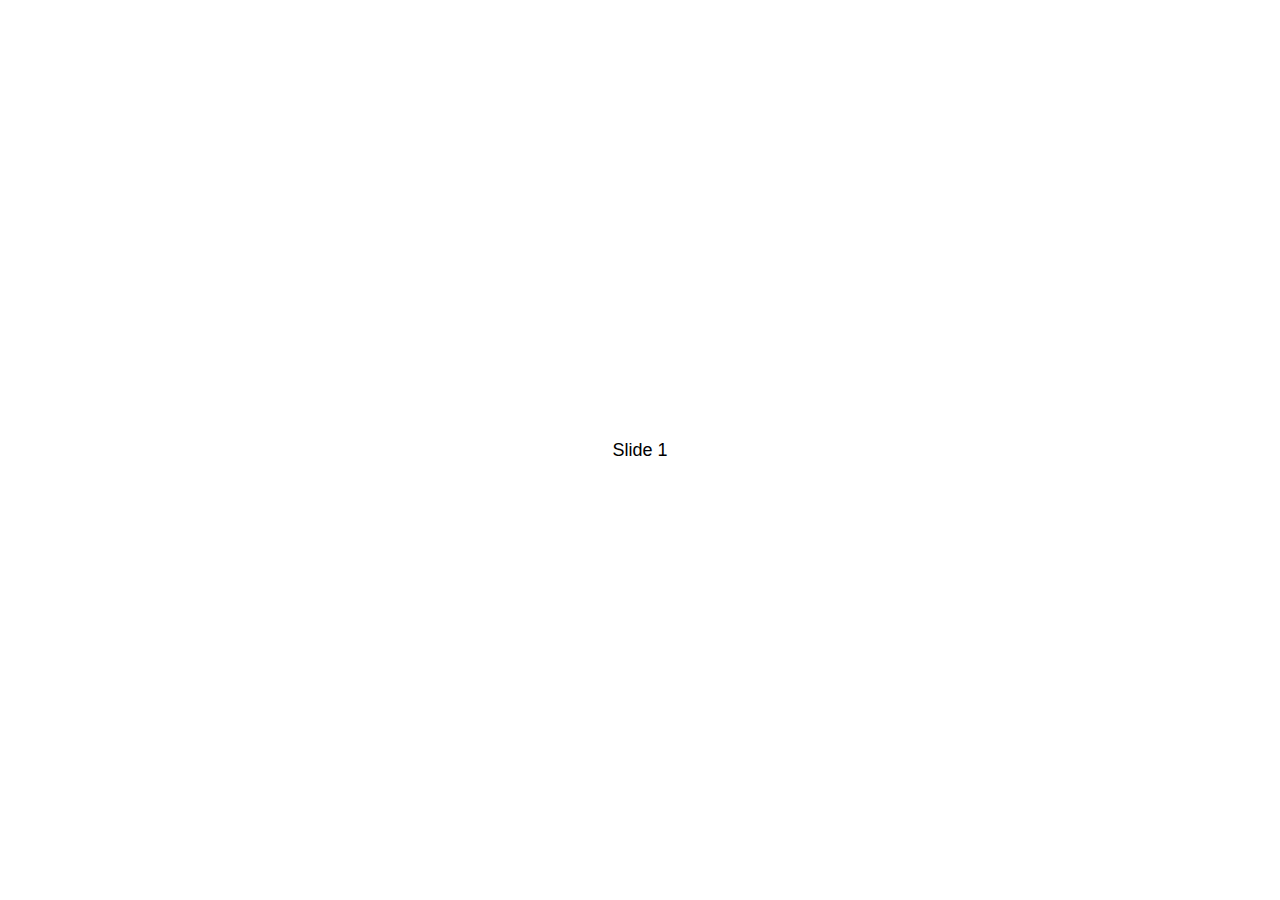
<file: js/js/swiper-4.4.2/demos/010-default.html>
<!DOCTYPE html>
<html lang="en">
<head>
  <meta charset="utf-8">
  <title>Swiper demo</title>
  <!-- Link Swiper's CSS -->
  <link rel="stylesheet" href="../dist/css/swiper.min.css">

  <!-- Demo styles -->
  <style>
    html, body {
      position: relative;
      height: 100%;
    }
    body {
      background: #eee;
      font-family: Helvetica Neue, Helvetica, Arial, sans-serif;
      font-size: 14px;
      color:#000;
      margin: 0;
      padding: 0;
    }
    .swiper-container {
      width: 100%;
      height: 100%;
    }
    .swiper-slide {
      text-align: center;
      font-size: 18px;
      background: #fff;

      /* Center slide text vertically */
      display: -webkit-box;
      display: -ms-flexbox;
      display: -webkit-flex;
      display: flex;
      -webkit-box-pack: center;
      -ms-flex-pack: center;
      -webkit-justify-content: center;
      justify-content: center;
      -webkit-box-align: center;
      -ms-flex-align: center;
      -webkit-align-items: center;
      align-items: center;
    }
  </style>
</head>
<body>
  <!-- Swiper -->
  <div class="swiper-container">
    <div class="swiper-wrapper">
      <div class="swiper-slide">Slide 1</div>
      <div class="swiper-slide">Slide 2</div>
      <div class="swiper-slide">Slide 3</div>
      <div class="swiper-slide">Slide 4</div>
      <div class="swiper-slide">Slide 5</div>
      <div class="swiper-slide">Slide 6</div>
      <div class="swiper-slide">Slide 7</div>
      <div class="swiper-slide">Slide 8</div>
      <div class="swiper-slide">Slide 9</div>
      <div class="swiper-slide">Slide 10</div>
    </div>
  </div>

  <!-- Swiper JS -->
  <script src="../dist/js/swiper.min.js"></script>

  <!-- Initialize Swiper -->
  <script>
    var swiper = new Swiper('.swiper-container');
  </script>
</body>
</html>
</file>
<file: css/main.css>
.preloader{position:fixed;top:0;left:0;right:0;bottom:0;background-color:#fefefe;z-index:99999;height:100%;width:100%;overflow:hidden!important}.status{width:128px;height:128px;position:absolute;left:50%;top:50%;background-image:url(../images/preloader.gif);background-repeat:no-repeat;background-position:center;-webkit-background-size:cover;background-size:cover;margin:-70px 0 0 -70px}body{position:relative}html{-webkit-font-smoothing:antialiased;-moz-osx-font-smoothing:grayscale;text-shadow:1px 1px 1px rgba(0,0,0,.004)}textarea:focus,input:focus{outline:0}img{max-width:100%}ul{padding:0;list-style:none;margin-bottom:0}header.clean-page-header{-webkit-background-size:cover;height:330px;background-size:cover;position:relative}.clean-page-title{position:relative;z-index:1}.copyrights{text-indent:-9999px;height:0;line-height:0;font-size:0;overflow:hidden}.background-one{background-color:#fff}.background-two{background-color:#f1f1f1}h1,h2,h3,h4,h5,h6{font-family:montserrat,sans-serif;font-weight:700;line-height:1.2;margin-top:0;margin-bottom:15px;-webkit-font-smoothing:antialiased;-moz-osx-font-smoothing:grayscale;text-shadow:1px 1px 1px rgba(0,0,0,.004)}h1{font-size:36px}h2{font-size:30px}h3{font-size:24px}h4{font-size:18px}h5{font-size:16px}h5{font-size:14px}a,p,li,input,textarea{font-family:raleway,sans-serif;font-weight:400;color:#818181;line-height:1.5;-webkit-font-smoothing:antialiased;-moz-osx-font-smoothing:grayscale;text-shadow:1px 1px 1px rgba(0,0,0,.004)}a{-webkit-transition:all .3s;-moz-transition:all .3s;-ms-transition:all .3s;-o-transition:all .3s;transition:all .3s}a:hover,a:focus,a:active{outline:0;text-decoration:none;border:0}.clean-page-title h1{font-size:36px;font-weight:700;color:#fff;margin:0;padding:70px 0 0;text-align:center}.clean-button-solid{font-family:raleway,sans-serif;font-size:14px;font-weight:700;color:#fff;text-align:center;padding:15px 30px;display:inline-block;-webkit-transition:all .35s;-moz-transition:all .35s;-ms-transition:all .35s;-o-transition:all .35s;transition:all .35s}.clean-button-solid:hover{color:#fff;background-color:#de5c39}.clean-button-outline{font-family:raleway,sans-serif;font-size:14px;font-weight:700;color:#fff;text-align:center;padding:15px 30px;display:inline-block;background-color:transparent;-webkit-transition:all .35s;-moz-transition:all .35s;-ms-transition:all .35s;-o-transition:all .35s;transition:all .35s}.clean-button-outline-light{border:1px solid #fff}.clean-button-outline-light:hover{color:#fff;border:1px solid transparent}.clean-button-outline-dark{color:#28292e;border:1px solid #28292e}.clean-button-outline-dark:hover{color:#fff;border:1px solid transparent}.clean-btn-round{font-family:raleway,sans-serif;font-size:14px;font-weight:700;padding:15px 30px;color:#fff;text-align:center;display:inline-block;-webkit-border-radius:5px;-moz-border-radius:5px;-o-border-radius:5px;border-radius:5px;-webkit-transition:all .35s;-moz-transition:all .35s;-ms-transition:all .35s;-o-transition:all .35s;transition:all .35s}.clean-btn-round:hover{color:#fff}.clean-blurb-icon-only{margin-bottom:50px;text-align:center}.clean-blurb-icon-only i{font-size:30px;border-radius:50%;border:4px solid #eee;padding:30px}.clean-blurb-icon-only i:hover{background-color:#fff}.clean-blurb-icon-only h3{font-size:16px;margin-top:25px;margin-bottom:15px}.clean-blurb-icon-only p{margin-bottom:0}.clean-blurb-round-icon .clean-icon{width:100px;height:100px;margin:0 auto 30px;text-align:center;border:8px solid #dadada;border-radius:50%;line-height:0;padding:8px}.clean-blurb-round-icon .clean-icon i{line-height:70px;font-size:36px;color:#dadada}.clean-blurb-round-icon .clean-icon{-webkit-transition:all .35s linear;-moz-transition:all .35s linear;-ms-transition:all .35s linear;-o-transition:all .35s linear;transition:all .35s linear}.clean-blurb-round-icon:hover .clean-icon{border:1px solid transparent}.clean-blurb-round-icon:hover .clean-icon i{color:#fff}.clean-blurb-round-icon h3{text-align:center;font-size:18px;color:#616161;margin-top:0;margin-bottom:15px;-webkit-transition:all .3s linear;-moz-transition:all .3s linear;-ms-transition:all .3s linear;-o-transition:all .3s linear;transition:all .3s linear}.clean-blurb-round-icon p{margin-bottom:0;text-align:center}.clean-icones{overflow:hidden;padding:20px}.clean-icones:last-child{border-bottom:0}.clean-icones .clean-icon{width:70px;height:70px;margin:0 auto;text-align:center;float:left;margin-right:30px;margin-bottom:15px;border-radius:5px;border:1px solid #dadada}.clean-icones.clean-square-dark .clean-icon{background-color:rgba(0,0,0,.25)}.clean-icones .clean-icon i{line-height:70px;font-size:36px}.clean-icones .clean-blurb-text{float:left;width:260px}.clean-icones .clean-blurb-text h3{font-size:16px;margin-top:0;margin-bottom:15px;padding-bottom:15px;position:relative;-webkit-transition:all .3s linear;-moz-transition:all .3s linear;-ms-transition:all .3s linear;-o-transition:all .3s linear;transition:all .3s linear}.clean-icones .clean-blurb-text h3:after{content:'';width:30px;height:2px;background-color:#fff;position:absolute;bottom:0;left:0;-webkit-transition:all .3s linear;-moz-transition:all .3s linear;-ms-transition:all .3s linear;-o-transition:all .3s linear;transition:all .3s linear}.clean-line{width:100px;height:1px;margin:20px auto}.clean-section-wrapper{padding:80px 0;overflow:hidden}.clean-section-header{text-align:center;margin-bottom:80px}.clean-section-header h1{font-family:montserrat,sans-serif;font-weight:700;font-size:30px;color:#313131}.clean-section-header h2{font-family:montserrat,sans-serif;font-weight:700;font-size:30px;color:#313131}.clean-section-header h1 span{font-family:montserrat,sans-serif;font-weight:700;font-size:30px}.clean-section-header p{font-family:raleway,sans-serif}.clean-parallax-overlay{width:100%;height:100%;position:absolute;top:0;left:0}.clean-section-header-parallax h1{font-family:montserrat,sans-serif;font-weight:700;font-size:30px}.clean-section-header-parallax h1 span{font-family:montserrat,sans-serif;font-weight:700;font-size:30px}.clean-section-header-parallax p{font-family:raleway,sans-serif}.clean-main-menu{background-color:#28292e;background-color:transparent;border:0;border-radius:0;position:fixed;width:100%;padding:15px 0;margin-bottom:0;z-index:10;-webkit-transition:all .35s;-moz-transition:all .35s;-ms-transition:all .35s;-o-transition:all .35s;transition:all .35s}header.clean-page-header .clean-main-menu{position:relative}.clean-main-menu .navbar-brand{padding:30px 0}.clean-main-menu .navbar-nav{float:right;padding:30px 0}.clean-main-menu .navbar-nav li a{color:#333;font-size:13px;font-weight:700;text-transform:uppercase;padding-top:0;padding-bottom:0;line-height:30px!important;-webkit-transition:all .3s;-moz-transition:all .3s;-ms-transition:all .3s;-o-transition:all .3s;transition:all .3s}.clean-main-menu .navbar-nav li a:hover,.clean-main-menu .navbar-nav li.active a{background-color:transparent}.clean-main-menu .navbar-nav li a:focus{background-color:transparent}.clean-main-menu.minified{background-color:#fff;padding:0;position:fixed;box-shadow:0 2px 4px 0 transparent,0 2px 10px 0 rgba(0,0,0,.08)}header.clean-page-header .clean-main-menu.minified{position:fixed}.clean-slider{overflow:hidden;background-color:#28292e}.clean-main-slides .clean-img-overlay{position:absolute;background-color:rgba(218,218,234,.42);width:100%;height:100%;top:0;bottom:0;left:0;right:0}.clean-main-slides h1.clean-slider-text-big{font-size:48px;color:#fff;text-transform:uppercase;margin-top:0;margin-bottom:25px}.clean-main-slides .clean-slider-text h1 span{font-family:montserrat,sans-serif;font-weight:700}.clean-main-slides p{font-family:raleway,sans-serif;font-weight:400;font-size:30px!important;color:#fff;margin-bottom:0}.sp-arrow{width:10px;height:100px!important}.clean-slider .sp-buttons{padding-top:10px;position:absolute;text-align:center;width:0;bottom:20px}.clean-slider .sp-button{border:1px solid #fff;border-radius:50%;box-sizing:border-box;cursor:pointer;display:inline-block;height:14px;margin:4px;width:14px}.clean-features-section .container{position:relative;z-index:1}.features-details{padding:0!important}.clean-features-section{background-attachment:fixed;-webkit-background-size:cover;background-size:cover;position:relative;padding-bottom:80px;overflow:hidden}.clean-portfolio-work-item{height:280px;position:relative}.clean-portfolio-work-item img{height:100%}.clean-portfolio-work-item .clean-port-work-details{position:absolute;top:0;left:0;width:100%;height:100%;text-align:center}.clean-portfolio-work-item .clean-work-meta{position:absolute;right:0;padding-right:38%;padding-top:30%}.clean-portfolio-work-item .clean-work-meta li{width:80px;height:80px;margin-bottom:1px;text-align:center;opacity:0;transform:scale(0);transition:all .4s ease 0s;border-radius:50%}.clean-portfolio-work-item:hover .clean-port-work-details .clean-work-meta li{opacity:1;-webkit-transform:scale(1);-moz-transform:scale(1);-ms-transform:scale(1);-o-transform:scale(1);transform:scale(1)}.clean-port-work-details .clean-work-meta li a{display:block}.clean-port-work-details .clean-work-meta li a i{font-size:30px;color:#fff;line-height:75px}.clean-port-work-details .clean-port-work-desc{width:100%;position:absolute;bottom:0;padding:15px 0;background-color:rgba(40,41,46,.8);opacity:0;-webkit-transform:translateY(100%);-moz-transform:translateY(100%);-ms-transform:translateY(100%);-o-transform:translateY(100%);transform:translateY(100%);-webkit-transition:all .5s;-moz-transition:all .5s;-ms-transition:all .5s;-o-transition:all .5s;transition:all .5s}.clean-portfolio-work-item:hover .clean-port-work-desc{opacity:1;-webkit-transform:translateY(0);-moz-transform:translateY(0);-ms-transform:translateY(0);-o-transform:translateY(0);transform:translateY(0)}.clean-port-work-details .clean-port-work-desc h3{font-size:18px;margin-top:0;margin-bottom:5px}.clean-port-work-details .clean-port-work-desc p a{font-size:14px;color:#fff;margin-top:0;margin-bottom:0}.clean-port-work-details .clean-port-work-desc .clean-like-btn{text-align:center;padding:10px 15px}.clean-port-work-details .clean-port-work-desc .clean-like-btn a{font-family:raleway,sans-serif;font-size:18px;font-weight:400;color:#fff}.clean-port-work-details .clean-port-work-desc .clean-like-btn a i{font-size:21px;color:#fff;margin-right:5px}.clean-offer-section{padding-bottom:30px}.clean-custom-sec-text p{margin-bottom:20px}.clean-custom-sec-text h3{font-size:18px;color:#616161;margin-top:0;margin-bottom:20px}.clean-custom-sec-text ul{margin-left:30px}.clean-custom-sec-text ul li{margin-bottom:10px}.clean-custom-sec-text ul li:last-child{margin-bottom:0}.clean-custom-sec-text ul li i{font-size:14px;margin-right:10px}.clean-testimonial-section{position:relative;padding:80px 0;overflow:hidden}.clean-member-img-wrapper img{border-radius:50%;margin-bottom:20px}.clean-testimonial-wrapper{text-align:center;position:relative;z-index:5}.clean-testimonial-wrapper .comment-icon{font-size:24px;text-align:center}.clean-testimonial{overflow:hidden}.clean-testimonial p{font-size:16px;margin-bottom:20px}.clean-testimonial p.clean-client-info{font-size:14px;font-weight:700;margin-bottom:0}.clean-pricing-section{padding:80px 0}.clean-pricing-plans{text-align:center;padding:30px 0;background-color:#fff}.clean-recommended-pricing{background-color:#fff}.recommended-titles{padding:15px 0}.recommended-titles h2{color:#fff!important}.clean-pricing-plans .recommended-titles p{color:#fff!important}.clean-pricing-plans .recommended-titles p span{color:#fff!important}.clean-pricing-plans .clean-pricing-titles{margin-bottom:40px;text-align:center}.clean-pricing-plans .clean-pricing-titles h2{font-size:24px;font-weight:700;margin-bottom:5px}.clean-pricing-plans .clean-pricing-titles p{font-size:16px}.clean-pricing-plans .clean-pricing-titles p span{font-size:30px;font-weight:300}.clean-pricing-plans .clean-pricing-service-name{margin-bottom:20px}.clean-pricing-plans ul li{text-align:center;padding:10px 0}.clean-pricing-plans ul li:last-child{border-bottom:0 solid}.clean-pricing-plans a.clean-signup-btn{font-family:raleway,sans-serif;font-size:14px;font-weight:700;color:#fff;padding:15px 30px;text-align:center;display:inline-block;-webkit-border-radius:5px;-moz-border-radius:5px;-o-border-radius:5px;border-radius:5px;-webkit-transition:all .35s;-moz-transition:all .35s;-ms-transition:all .35s;-o-transition:all .35s;transition:all .35s}.clean-pricing-plans a.clean-signup-btn:hover{color:#fff;background-color:#ff653d}#contact-form{margin:0 15%}.clean-contact-section{background-attachment:fixed;-webkit-background-size:cover;background-size:cover;position:relative;padding:80px 0;overflow:hidden}.clean-contact-section .clean-contact-address p{color:#fff}.clean-contact-section .clean-contact-address ul li{margin-bottom:25px;font-size:14px;position:relative;padding:15px}.clean-contact-section .clean-contact-address ul li:last-child{margin-bottom:0}.clean-contact-section .clean-contact-address ul li i{font-size:50px;line-height:55px;color:#fff}.clean-contact-section .clean-contact-form .clean-input-fields{margin-bottom:20px}.clean-contact-section .clean-contact-form .clean-input-fields label{display:block;font-size:14px;font-family:raleway,sans-serif;font-weight:400;margin-bottom:10px}.clean-contact-section .clean-contact-form .clean-input-fields input{width:100%;height:40px;background-color:transparent;border:1px solid #999;padding-left:15px;padding-right:15px}.clean-contact-section .clean-contact-form .clean-input-fields textarea{width:100%;background-color:transparent;border:1px solid #999;padding:15px}.clean-contact-section .clean-contact-form input[type=submit]{font-family:raleway,sans-serif;font-size:14px;font-weight:700;color:#fff;padding:15px 30px;text-align:center;display:inline-block;outline:0;border:0 solid;-webkit-border-radius:5px;-moz-border-radius:5px;-o-border-radius:5px;border-radius:5px;-webkit-transition:all .35s;-moz-transition:all .35s;-ms-transition:all .35s;-o-transition:all .35s;transition:all .35s}.clean-contact-section .clean-contact-form .clean-input-fields input[type=submit]:hover{color:#fff;background-color:#de5c39}.owl-theme .owl-controls{margin-top:30px;text-align:center}.owl-theme .owl-controls .owl-page span{background-color:transparent;border-radius:0;display:block;height:10px;margin:5px;opacity:1;width:10px;border-radius:50%}.owl-theme .owl-controls .owl-page.active span{border:1px solid transparent}footer{background-color:#28292e;padding:60px;overflow:hidden}footer .clean-footer-content{text-align:center}footer .clean-footer-logo{text-align:center;margin-bottom:20px}footer p{text-align:center;color:#818181;font-size:10px;text-transform:uppercase;margin-bottom:10px}footer ul{display:inline-block}footer ul li{float:left;margin-right:15px;border:2px solid #818181;padding:8px 10px;border-radius:50%;width:50px}footer ul li:last-child{margin-right:0}footer ul li a{font-size:21px}footer ul li a i{font-size:21px;color:#818181;-webkit-transition:all .3s;-moz-transition:all .3s;-ms-transition:all .3s;-o-transition:all .3s;transition:all .3s}
</file>
<file: css/common.css>
body{
    min-width: 1100px;
}
nav .container{
    min-width: 970px;
}
a,
p,
li,
input,
textarea {
    font-family: PingFangSC-Light, 'Helvetica Neue', 'Hiragino Sansgb', Arial, 'Microsoft Yahei', 'Microsoft Yahei ui', Simsun, Sans-serif;
    font-weight: 400;
    color: #818181;
    line-height: 1.5;
    -webkit-font-smoothing: antialiased;
    -moz-osx-font-smoothing: grayscale;
    text-shadow: 1px 1px 1px rgba(0, 0, 0, .004);
}

.clean-main-menu .navbar-nav li a {
    color: #818181;
    font-size: 14px;
    text-transform: none;
    padding-left: 7px;
    padding-right: 7px;

}

.clean-main-menu .navbar-nav {
    padding: 23px 0;
}

.clean-main-menu .navbar-brand {
    padding: 12px 0;
}

.clean-main-menu .navbar-nav li {
    margin-left: 8px;
    margin-right: 8px;
}

.clean-main-menu .navbar-nav li.active a {
    color: #3ab6ff;
    box-shadow: inset 0 -2px #3ab6ff;

}

.clean-main-menu .navbar-nav li.item:hover a {
    color: #3ab6ff;
    box-shadow: inset 0 -2px #3ab6ff;
}

.clean-main-menu .navbar-nav li.OpenUp {
    background: #3ab6ff;
    border-radius: 15px;
    color: #fff;
}

.clean-main-menu .navbar-nav li.OpenUp a {
    color: #fff;
}

 .explain {

    /* width: 100%;
    height: 620px; */
    /* overflow: hidden; */
    color: #fff;
 background-image: url(../images/us_banner02.jpg); 
    background-repeat: no-repeat;
    background-size: 100% 100%;
    -moz-background-size: 100% 100%;
}
 .explain p{
      color:#fff;
 }
 .col-md-6 div{
     padding-left: 10px;
     position: relative;
     top: 20px;
 }
/* .banner {
    width: 100%;
    height: 620px;
    overflow: hidden;
    background-image: url(../images/us_banner01.jpg);
    min-width: 1200px;
    text-align: center;
    color: #fff;
} */

/* header {
    position: fixed;
    top: 0;
    left: 0;
    width: 100%;
    height: 76px;
    z-index: 9996;
    -webkit-transition: all .4s linear;
    -moz-transition: all .4s linear;
    transition: all .4s linear;
    background-color: #000;
}
.explain{
    width: 100%;
    height: 620px;
    overflow: hidden;
    background-image: url(../images/us_banner02.jpg);
    min-width: 1200px;
    text-align: center;
    color: #fff;
} */

.content .row .col-md-6{
    float: left;
}
.clean-section-wrapper {
    padding: 40px 0 0px;}

footer {
    background-color: #fff;
    padding: 20px 0px 0px;}

    div.trait{
        margin-left: 10%;
        margin-bottom: 10px;
        width: 80%;
        height: 60px;
        line-height: 30px;
        text-align: center;
        font-size: 20px;
        color: #fff;
        /* background-image: url(../images/us_banner02.jpg);  */
           background-repeat: no-repeat;
           background-size: 100% 100%;
           -moz-background-size: 100% 100%;
    }
    div.red{
        background-image: url(../images/shebei_bg02.png); 
    }
    div.greed{
        background-image: url(../images/sheber_bg01.png); 
    }
    .order
    {
        margin-top: 30px;
        text-align: center;
    } 
    .order a{
        padding: 10px 30px;
        color: #fff;
        background: #3ab6ff;
        border-radius: 15px;
        font-size: 16px;
    }
    .clean-section-header h1 span ,.clean-section-header h4 span {
        font-family: montserrat,sans-serif;
        
        font-weight: 400;
        font-size: 24px;}
    .clean-section-header h1.title span {
        font-family: montserrat,sans-serif;
        color: #fff;
        font-weight: 300;
        font-size: 24px;
        background: #d0c7c7;
        padding: 5px 20px;
        border-radius: 10px;}

        .experience a{
            width: 100%;
            height: 36px;
            background-image: url(../images/service_bg01.png); 
    background-repeat: no-repeat;
    background-size: 100% 100%;
    -moz-background-size: 100% 100%;
    padding: 5px 15px;
    color: #fff;
        }
</file>
<file: EnglishVersion/css/main.css>
.preloader{position:fixed;top:0;left:0;right:0;bottom:0;background-color:#fefefe;z-index:99999;height:100%;width:100%;overflow:hidden!important}.status{width:128px;height:128px;position:absolute;left:50%;top:50%;background-image:url(../images/preloader.gif);background-repeat:no-repeat;background-position:center;-webkit-background-size:cover;background-size:cover;margin:-70px 0 0 -70px}body{position:relative}html{-webkit-font-smoothing:antialiased;-moz-osx-font-smoothing:grayscale;text-shadow:1px 1px 1px rgba(0,0,0,.004)}textarea:focus,input:focus{outline:0}img{max-width:100%}ul{padding:0;list-style:none;margin-bottom:0}header.clean-page-header{-webkit-background-size:cover;height:330px;background-size:cover;position:relative}.clean-page-title{position:relative;z-index:1}.copyrights{text-indent:-9999px;height:0;line-height:0;font-size:0;overflow:hidden}.background-one{background-color:#fff}.background-two{background-color:#f1f1f1}h1,h2,h3,h4,h5,h6{font-family:montserrat,sans-serif;font-weight:700;line-height:1.2;margin-top:0;margin-bottom:15px;-webkit-font-smoothing:antialiased;-moz-osx-font-smoothing:grayscale;text-shadow:1px 1px 1px rgba(0,0,0,.004)}h1{font-size:36px}h2{font-size:30px}h3{font-size:24px}h4{font-size:18px}h5{font-size:16px}h5{font-size:14px}a,p,li,input,textarea{font-family:raleway,sans-serif;font-weight:400;color:#818181;line-height:1.5;-webkit-font-smoothing:antialiased;-moz-osx-font-smoothing:grayscale;text-shadow:1px 1px 1px rgba(0,0,0,.004)}a{-webkit-transition:all .3s;-moz-transition:all .3s;-ms-transition:all .3s;-o-transition:all .3s;transition:all .3s}a:hover,a:focus,a:active{outline:0;text-decoration:none;border:0}.clean-page-title h1{font-size:36px;font-weight:700;color:#fff;margin:0;padding:70px 0 0;text-align:center}.clean-button-solid{font-family:raleway,sans-serif;font-size:14px;font-weight:700;color:#fff;text-align:center;padding:15px 30px;display:inline-block;-webkit-transition:all .35s;-moz-transition:all .35s;-ms-transition:all .35s;-o-transition:all .35s;transition:all .35s}.clean-button-solid:hover{color:#fff;background-color:#de5c39}.clean-button-outline{font-family:raleway,sans-serif;font-size:14px;font-weight:700;color:#fff;text-align:center;padding:15px 30px;display:inline-block;background-color:transparent;-webkit-transition:all .35s;-moz-transition:all .35s;-ms-transition:all .35s;-o-transition:all .35s;transition:all .35s}.clean-button-outline-light{border:1px solid #fff}.clean-button-outline-light:hover{color:#fff;border:1px solid transparent}.clean-button-outline-dark{color:#28292e;border:1px solid #28292e}.clean-button-outline-dark:hover{color:#fff;border:1px solid transparent}.clean-btn-round{font-family:raleway,sans-serif;font-size:14px;font-weight:700;padding:15px 30px;color:#fff;text-align:center;display:inline-block;-webkit-border-radius:5px;-moz-border-radius:5px;-o-border-radius:5px;border-radius:5px;-webkit-transition:all .35s;-moz-transition:all .35s;-ms-transition:all .35s;-o-transition:all .35s;transition:all .35s}.clean-btn-round:hover{color:#fff}.clean-blurb-icon-only{margin-bottom:50px;text-align:center}.clean-blurb-icon-only i{font-size:30px;border-radius:50%;border:4px solid #eee;padding:30px}.clean-blurb-icon-only i:hover{background-color:#fff}.clean-blurb-icon-only h3{font-size:16px;margin-top:25px;margin-bottom:15px}.clean-blurb-icon-only p{margin-bottom:0}.clean-blurb-round-icon .clean-icon{width:100px;height:100px;margin:0 auto 30px;text-align:center;border:8px solid #dadada;border-radius:50%;line-height:0;padding:8px}.clean-blurb-round-icon .clean-icon i{line-height:70px;font-size:36px;color:#dadada}.clean-blurb-round-icon .clean-icon{-webkit-transition:all .35s linear;-moz-transition:all .35s linear;-ms-transition:all .35s linear;-o-transition:all .35s linear;transition:all .35s linear}.clean-blurb-round-icon:hover .clean-icon{border:1px solid transparent}.clean-blurb-round-icon:hover .clean-icon i{color:#fff}.clean-blurb-round-icon h3{text-align:center;font-size:18px;color:#616161;margin-top:0;margin-bottom:15px;-webkit-transition:all .3s linear;-moz-transition:all .3s linear;-ms-transition:all .3s linear;-o-transition:all .3s linear;transition:all .3s linear}.clean-blurb-round-icon p{margin-bottom:0;text-align:center}.clean-icones{overflow:hidden;padding:20px}.clean-icones:last-child{border-bottom:0}.clean-icones .clean-icon{width:70px;height:70px;margin:0 auto;text-align:center;float:left;margin-right:30px;margin-bottom:15px;border-radius:5px;border:1px solid #dadada}.clean-icones.clean-square-dark .clean-icon{background-color:rgba(0,0,0,.25)}.clean-icones .clean-icon i{line-height:70px;font-size:36px}.clean-icones .clean-blurb-text{float:left;width:260px}.clean-icones .clean-blurb-text h3{font-size:16px;margin-top:0;margin-bottom:15px;padding-bottom:15px;position:relative;-webkit-transition:all .3s linear;-moz-transition:all .3s linear;-ms-transition:all .3s linear;-o-transition:all .3s linear;transition:all .3s linear}.clean-icones .clean-blurb-text h3:after{content:'';width:30px;height:2px;background-color:#fff;position:absolute;bottom:0;left:0;-webkit-transition:all .3s linear;-moz-transition:all .3s linear;-ms-transition:all .3s linear;-o-transition:all .3s linear;transition:all .3s linear}.clean-line{width:100px;height:1px;margin:20px auto}.clean-section-wrapper{padding:80px 0;overflow:hidden}.clean-section-header{text-align:center;margin-bottom:80px}.clean-section-header h1{font-family:montserrat,sans-serif;font-weight:700;font-size:30px;color:#313131}.clean-section-header h2{font-family:montserrat,sans-serif;font-weight:700;font-size:30px;color:#313131}.clean-section-header h1 span{font-family:montserrat,sans-serif;font-weight:700;font-size:30px}.clean-section-header p{font-family:raleway,sans-serif}.clean-parallax-overlay{width:100%;height:100%;position:absolute;top:0;left:0}.clean-section-header-parallax h1{font-family:montserrat,sans-serif;font-weight:700;font-size:30px}.clean-section-header-parallax h1 span{font-family:montserrat,sans-serif;font-weight:700;font-size:30px}.clean-section-header-parallax p{font-family:raleway,sans-serif}.clean-main-menu{background-color:#28292e;background-color:transparent;border:0;border-radius:0;position:fixed;width:100%;padding:15px 0;margin-bottom:0;z-index:10;-webkit-transition:all .35s;-moz-transition:all .35s;-ms-transition:all .35s;-o-transition:all .35s;transition:all .35s}header.clean-page-header .clean-main-menu{position:relative}.clean-main-menu .navbar-brand{padding:30px 0}.clean-main-menu .navbar-nav{float:right;padding:30px 0}.clean-main-menu .navbar-nav li a{color:#333;font-size:13px;font-weight:700;text-transform:uppercase;padding-top:0;padding-bottom:0;line-height:30px!important;-webkit-transition:all .3s;-moz-transition:all .3s;-ms-transition:all .3s;-o-transition:all .3s;transition:all .3s}.clean-main-menu .navbar-nav li a:hover,.clean-main-menu .navbar-nav li.active a{background-color:transparent}.clean-main-menu .navbar-nav li a:focus{background-color:transparent}.clean-main-menu.minified{background-color:#fff;padding:0;position:fixed;box-shadow:0 2px 4px 0 transparent,0 2px 10px 0 rgba(0,0,0,.08)}header.clean-page-header .clean-main-menu.minified{position:fixed}.clean-slider{overflow:hidden;background-color:#28292e}.clean-main-slides .clean-img-overlay{position:absolute;background-color:rgba(218,218,234,.42);width:100%;height:100%;top:0;bottom:0;left:0;right:0}.clean-main-slides h1.clean-slider-text-big{font-size:48px;color:#fff;text-transform:uppercase;margin-top:0;margin-bottom:25px}.clean-main-slides .clean-slider-text h1 span{font-family:montserrat,sans-serif;font-weight:700}.clean-main-slides p{font-family:raleway,sans-serif;font-weight:400;font-size:30px!important;color:#fff;margin-bottom:0}.sp-arrow{width:10px;height:100px!important}.clean-slider .sp-buttons{padding-top:10px;position:absolute;text-align:center;width:0;bottom:20px}.clean-slider .sp-button{border:1px solid #fff;border-radius:50%;box-sizing:border-box;cursor:pointer;display:inline-block;height:14px;margin:4px;width:14px}.clean-features-section .container{position:relative;z-index:1}.features-details{padding:0!important}.clean-features-section{background-attachment:fixed;-webkit-background-size:cover;background-size:cover;position:relative;padding-bottom:80px;overflow:hidden}.clean-portfolio-work-item{height:280px;position:relative}.clean-portfolio-work-item img{height:100%}.clean-portfolio-work-item .clean-port-work-details{position:absolute;top:0;left:0;width:100%;height:100%;text-align:center}.clean-portfolio-work-item .clean-work-meta{position:absolute;right:0;padding-right:38%;padding-top:30%}.clean-portfolio-work-item .clean-work-meta li{width:80px;height:80px;margin-bottom:1px;text-align:center;opacity:0;transform:scale(0);transition:all .4s ease 0s;border-radius:50%}.clean-portfolio-work-item:hover .clean-port-work-details .clean-work-meta li{opacity:1;-webkit-transform:scale(1);-moz-transform:scale(1);-ms-transform:scale(1);-o-transform:scale(1);transform:scale(1)}.clean-port-work-details .clean-work-meta li a{display:block}.clean-port-work-details .clean-work-meta li a i{font-size:30px;color:#fff;line-height:75px}.clean-port-work-details .clean-port-work-desc{width:100%;position:absolute;bottom:0;padding:15px 0;background-color:rgba(40,41,46,.8);opacity:0;-webkit-transform:translateY(100%);-moz-transform:translateY(100%);-ms-transform:translateY(100%);-o-transform:translateY(100%);transform:translateY(100%);-webkit-transition:all .5s;-moz-transition:all .5s;-ms-transition:all .5s;-o-transition:all .5s;transition:all .5s}.clean-portfolio-work-item:hover .clean-port-work-desc{opacity:1;-webkit-transform:translateY(0);-moz-transform:translateY(0);-ms-transform:translateY(0);-o-transform:translateY(0);transform:translateY(0)}.clean-port-work-details .clean-port-work-desc h3{font-size:18px;margin-top:0;margin-bottom:5px}.clean-port-work-details .clean-port-work-desc p a{font-size:14px;color:#fff;margin-top:0;margin-bottom:0}.clean-port-work-details .clean-port-work-desc .clean-like-btn{text-align:center;padding:10px 15px}.clean-port-work-details .clean-port-work-desc .clean-like-btn a{font-family:raleway,sans-serif;font-size:18px;font-weight:400;color:#fff}.clean-port-work-details .clean-port-work-desc .clean-like-btn a i{font-size:21px;color:#fff;margin-right:5px}.clean-offer-section{padding-bottom:30px}.clean-custom-sec-text p{margin-bottom:20px}.clean-custom-sec-text h3{font-size:18px;color:#616161;margin-top:0;margin-bottom:20px}.clean-custom-sec-text ul{margin-left:30px}.clean-custom-sec-text ul li{margin-bottom:10px}.clean-custom-sec-text ul li:last-child{margin-bottom:0}.clean-custom-sec-text ul li i{font-size:14px;margin-right:10px}.clean-testimonial-section{position:relative;padding:80px 0;overflow:hidden}.clean-member-img-wrapper img{border-radius:50%;margin-bottom:20px}.clean-testimonial-wrapper{text-align:center;position:relative;z-index:5}.clean-testimonial-wrapper .comment-icon{font-size:24px;text-align:center}.clean-testimonial{overflow:hidden}.clean-testimonial p{font-size:16px;margin-bottom:20px}.clean-testimonial p.clean-client-info{font-size:14px;font-weight:700;margin-bottom:0}.clean-pricing-section{padding:80px 0}.clean-pricing-plans{text-align:center;padding:30px 0;background-color:#fff}.clean-recommended-pricing{background-color:#fff}.recommended-titles{padding:15px 0}.recommended-titles h2{color:#fff!important}.clean-pricing-plans .recommended-titles p{color:#fff!important}.clean-pricing-plans .recommended-titles p span{color:#fff!important}.clean-pricing-plans .clean-pricing-titles{margin-bottom:40px;text-align:center}.clean-pricing-plans .clean-pricing-titles h2{font-size:24px;font-weight:700;margin-bottom:5px}.clean-pricing-plans .clean-pricing-titles p{font-size:16px}.clean-pricing-plans .clean-pricing-titles p span{font-size:30px;font-weight:300}.clean-pricing-plans .clean-pricing-service-name{margin-bottom:20px}.clean-pricing-plans ul li{text-align:center;padding:10px 0}.clean-pricing-plans ul li:last-child{border-bottom:0 solid}.clean-pricing-plans a.clean-signup-btn{font-family:raleway,sans-serif;font-size:14px;font-weight:700;color:#fff;padding:15px 30px;text-align:center;display:inline-block;-webkit-border-radius:5px;-moz-border-radius:5px;-o-border-radius:5px;border-radius:5px;-webkit-transition:all .35s;-moz-transition:all .35s;-ms-transition:all .35s;-o-transition:all .35s;transition:all .35s}.clean-pricing-plans a.clean-signup-btn:hover{color:#fff;background-color:#ff653d}#contact-form{margin:0 15%}.clean-contact-section{background-attachment:fixed;-webkit-background-size:cover;background-size:cover;position:relative;padding:80px 0;overflow:hidden}.clean-contact-section .clean-contact-address p{color:#fff}.clean-contact-section .clean-contact-address ul li{margin-bottom:25px;font-size:14px;position:relative;padding:15px}.clean-contact-section .clean-contact-address ul li:last-child{margin-bottom:0}.clean-contact-section .clean-contact-address ul li i{font-size:50px;line-height:55px;color:#fff}.clean-contact-section .clean-contact-form .clean-input-fields{margin-bottom:20px}.clean-contact-section .clean-contact-form .clean-input-fields label{display:block;font-size:14px;font-family:raleway,sans-serif;font-weight:400;margin-bottom:10px}.clean-contact-section .clean-contact-form .clean-input-fields input{width:100%;height:40px;background-color:transparent;border:1px solid #999;padding-left:15px;padding-right:15px}.clean-contact-section .clean-contact-form .clean-input-fields textarea{width:100%;background-color:transparent;border:1px solid #999;padding:15px}.clean-contact-section .clean-contact-form input[type=submit]{font-family:raleway,sans-serif;font-size:14px;font-weight:700;color:#fff;padding:15px 30px;text-align:center;display:inline-block;outline:0;border:0 solid;-webkit-border-radius:5px;-moz-border-radius:5px;-o-border-radius:5px;border-radius:5px;-webkit-transition:all .35s;-moz-transition:all .35s;-ms-transition:all .35s;-o-transition:all .35s;transition:all .35s}.clean-contact-section .clean-contact-form .clean-input-fields input[type=submit]:hover{color:#fff;background-color:#de5c39}.owl-theme .owl-controls{margin-top:30px;text-align:center}.owl-theme .owl-controls .owl-page span{background-color:transparent;border-radius:0;display:block;height:10px;margin:5px;opacity:1;width:10px;border-radius:50%}.owl-theme .owl-controls .owl-page.active span{border:1px solid transparent}footer{background-color:#28292e;padding:60px;overflow:hidden}footer .clean-footer-content{text-align:center}footer .clean-footer-logo{text-align:center;margin-bottom:20px}footer p{text-align:center;color:#818181;font-size:10px;text-transform:uppercase;margin-bottom:10px}footer ul{display:inline-block}footer ul li{float:left;margin-right:15px;border:2px solid #818181;padding:8px 10px;border-radius:50%;width:50px}footer ul li:last-child{margin-right:0}footer ul li a{font-size:21px}footer ul li a i{font-size:21px;color:#818181;-webkit-transition:all .3s;-moz-transition:all .3s;-ms-transition:all .3s;-o-transition:all .3s;transition:all .3s}
</file>
<file: EnglishVersion/css/common.css>
body{
    min-width: 1100px;
}
nav .container{
    min-width: 970px;
}
a,
p,
li,
input,
textarea {
    font-family: PingFangSC-Light, 'Helvetica Neue', 'Hiragino Sansgb', Arial, 'Microsoft Yahei', 'Microsoft Yahei ui', Simsun, Sans-serif;
    font-weight: 400;
    color: #818181;
    line-height: 1.5;
    -webkit-font-smoothing: antialiased;
    -moz-osx-font-smoothing: grayscale;
    text-shadow: 1px 1px 1px rgba(0, 0, 0, .004);
}

.clean-main-menu .navbar-nav li a {
    color: #818181;
    font-size: 14px;
    text-transform: none;
    padding-left: 7px;
    padding-right: 7px;

}

.clean-main-menu .navbar-nav {
    padding: 23px 0;
}

.clean-main-menu .navbar-brand {
    padding: 12px 0;
}

.clean-main-menu .navbar-nav li {
    margin-left: 8px;
    margin-right: 8px;
}

.clean-main-menu .navbar-nav li.active a {
    color: #3ab6ff;
    box-shadow: inset 0 -2px #3ab6ff;

}

.clean-main-menu .navbar-nav li.item:hover a {
    color: #3ab6ff;
    box-shadow: inset 0 -2px #3ab6ff;
}

.clean-main-menu .navbar-nav li.OpenUp {
    background: #3ab6ff;
    border-radius: 15px;
    color: #fff;
}

.clean-main-menu .navbar-nav li.OpenUp a {
    color: #fff;
}

 .explain {

    /* width: 100%;
    height: 620px; */
    /* overflow: hidden; */
    color: #fff;
 background-image: url(../images/us_banner02.jpg); 
    background-repeat: no-repeat;
    background-size: 100% 100%;
    -moz-background-size: 100% 100%;
}
 .explain p{
      color:#fff;
 }
 .col-md-6 div{
     padding-left: 10px;
     position: relative;
     top: 20px;
 }
/* .banner {
    width: 100%;
    height: 620px;
    overflow: hidden;
    background-image: url(../images/us_banner01.jpg);
    min-width: 1200px;
    text-align: center;
    color: #fff;
} */

/* header {
    position: fixed;
    top: 0;
    left: 0;
    width: 100%;
    height: 76px;
    z-index: 9996;
    -webkit-transition: all .4s linear;
    -moz-transition: all .4s linear;
    transition: all .4s linear;
    background-color: #000;
}
.explain{
    width: 100%;
    height: 620px;
    overflow: hidden;
    background-image: url(../images/us_banner02.jpg);
    min-width: 1200px;
    text-align: center;
    color: #fff;
} */

.content .row .col-md-6{
    float: left;
}
.clean-section-wrapper {
    padding: 40px 0 0px;}

footer {
    background-color: #fff;
    padding: 20px 0px 0px;}

    div.trait{
        margin-left: 10%;
        margin-bottom: 10px;
        width: 80%;
        height: 60px;
        line-height: 30px;
        text-align: center;
        font-size: 20px;
        color: #fff;
        /* background-image: url(../images/us_banner02.jpg);  */
           background-repeat: no-repeat;
           background-size: 100% 100%;
           -moz-background-size: 100% 100%;
    }
    div.red{
        background-image: url(../images/shebei_bg02.png); 
    }
    div.greed{
        background-image: url(../images/sheber_bg01.png); 
    }
    .order
    {
        margin-top: 30px;
        text-align: center;
    } 
    .order a{
        padding: 10px 30px;
        color: #fff;
        background: #3ab6ff;
        border-radius: 15px;
        font-size: 16px;
    }
    .clean-section-header h1 span ,.clean-section-header h4 span {
        font-family: montserrat,sans-serif;
        
        font-weight: 400;
        font-size: 24px;}
    .clean-section-header h1.title span {
        font-family: montserrat,sans-serif;
        color: #fff;
        font-weight: 300;
        font-size: 24px;
        background: #d0c7c7;
        padding: 5px 20px;
        border-radius: 10px;}

        .experience a{
            width: 100%;
            height: 36px;
            background-image: url(../images/service_bg01.png); 
    background-repeat: no-repeat;
    background-size: 100% 100%;
    -moz-background-size: 100% 100%;
    padding: 5px 15px;
    color: #fff;
        }
</file>
<file: css/homepage.css>
.container .swiper-pagination-bullet {
    width: 34px;
    height: 34px;
    display: inline-block;
    border-radius: 100%;
    background: #fff;
    /*//opacity: .2;*/
}
#vr_show {
    position: relative;
    /*//width: 1200px;*/
    margin: 0 auto;
    margin-top: 80px;
}
.swiper-slide-active h3{
    color:#3B6A92;
}
/*#vr_show .swiper-container {*/
    /*padding-bottom: 60px;*/
/*}*/

#vr_show  .swiper-slide {
    /*width: 520px;*/
    width:75%;
    /*height: 408px;*/
    background: #fff;
    box-shadow: 0 8px 30px #ddd;
}
#vr_show  .swiper-slide img{
    display:block;
}
#vr_show  .swiper-slide p {
    line-height: 98px;
    padding-top: 0;
    text-align: center;
    color: #636363;
    font-size: 1.1em;
    margin: 0;
}

#vr_show .swiper-pagination {
    width: 100%;
    bottom: 20px;
}

#vr_show .swiper-pagination-bullets .swiper-pagination-bullet {
    margin: 0 5px;
    border: 3px solid #fff;
    background-color: #d5d5d5;
    width: 10px;
    height: 10px;
    opacity: 1;
}

#vr_show .swiper-pagination-bullets .swiper-pagination-bullet-active {
    border: 3px solid #00aadc;
    background-color: #fff;
}

#vr_show .swiper-button-prev {
    left: 20px;
    width: 45px;
    height: 45px;
    background: url(../images/row_left.png) no-repeat;
    background-position: 0 0;
    background-size: 100%;
    transform:translateY(-100px);
}

/*#vr_show .swiper-button-prev:hover {*/
    /*background-position: 0 -46px;*/
    /*background-size: 100%*/
/*}*/

#vr_show .swiper-button-next {
    right: 20px;
    width: 45px;
    height: 45px;
    background: url(../images/row_left.png) no-repeat;
    /*background-position: 0 -93px;*/
 
    transform: rotate(180deg) translateY(100px);
    background-size: 100%;
}

/*#vr_show .swiper-button-next:hover {*/
    /*background-position: 0 -139px;*/
    /*background-size: 100%*/
/*}*/

.lunbo-infor h3{

    font-size: 36px;
    text-align: center;
}
#vr_show  .swiper-slide .lunbo-infor{
    padding-top: 10px;
    padding-bottom:110px;
}
#vr_show  .swiper-slide .lunbo-infor p{
    line-height: 36px;
    font-size: 14px;
}
.fuwu{
    position: relative;
    margin-top:40px;
}
.fuwu .fu_container{
    position: absolute;
    top: 0;
    bottom: 34%;
    left: 0;
    right: 0;
}
.fuwu .fu_container .fu_shenqing{
    float: left;
    width: 50%;
    height: 100%;
}
.fuwu .fu_container .fu_kaitong{
    float: right;
    width: 50%;
    height: 100%;
}
.fuwu .fu_container h4{
    height: 24%;

}
.fuwu .fu_shenqing_title{
    padding-left:100px ;
    line-height: 75px;
    font-size:30px;
    text-align: left;
    font-weight: bold;
}
.fuwu .fu_kaitong_title{

    padding-right:100px ;
    line-height: 75px;
    font-size:30px;
    text-align: right;
    font-weight: bold;
    color: #fff
}
.fuwu .fu_shenqing_flow{
    width: 64%;
    height: 100%;
    margin-left:22% ;
}
.fuwu .flow_first{
    text-align: center;
}
.fuwu .flow_first .flow_first_user span{
    font-size: 18px;
    padding: 3px 12px;
    vertical-align: middle;
    display: inline-block;
    color:#fff;
    background-image: url('../images/icon_17.png');
    background-size: 100% 100%;
}
.fuwu .yingye{
    /*overflow: auto;*/
}
.fuwu .flow_first .flow_first_icon,.fuwu .yingye_icon,.fuwu .tel10086_icon{
    margin: 3px ;
    background-image: url('../images/icon_09.png');
    background-size: 100% 100%;
    display: inline-block;
    width: 10px;
    height: 18px;
}
.t-c{
    text-align: center;
}
.fuwu .yingye_title,.fuwu .tel10086_title{
    width: 50%;
    float: left;
    text-align: center;
}

.fuwu .yingye_title span,.fuwu .tel10086_title span{
    line-height: 18px;
    font-size: 18px;
    padding: 3px 12px;
    display: inline-block;
    color:#fff;
    background-image: url('../images/icon_17.png');
    background-size: 100% 100%;
}
.clearFix{
    content: '';
    display: table;
    clear: both;
}
.fuwu .flow_third_01,.fuwu .flow_third_03{
    position: relative;
}
.fuwu .flow_third_01:before{
    content: '';
    position: absolute;
    left: 50%;
    top:7px;
    width: 18px;
    height: 10px;
    background-image: url('../images/icon_21.png');
    background-size: 100% 100%;
    transform: translateX(-9px);
}
.fuwu .flow_third{
    padding-top: 28px;
    padding-bottom:28px;
    background: url('../images/homepage_bg_002.png');
    background-size: 100% 100%;
}
.fuwu .flow_third_03:before{
    content: '';
    position: absolute;
    left: 50%;
    top:7px;
    width: 18px;
    height: 10px;
    background-image: url('../images/icon_24.png');
    background-size: 100% 100%;
    transform: translateX(-9px);
}
.fuwu .fu_kaitong_con_01{
    text-align: center;
    font-size: 18px ;
    color:#fff;
}
.fuwu .fu_kaitong_con_01 span{
    line-height: 18px;
    font-size: 18px;
    width: 135px;
    padding: 4px 12px;
    display: inline-block;
    color:#fff;
    background-image: url('../images/icon_05.png');
    background-size: 100% 100%;
}
.fu_kaitong_con_icon{
    margin: 3px ;
    background-image: url('../images/icon_25.png');
    background-size: 100% 100%;
    display: inline-block;
    width: 10px;
    height: 18px;
}
.fuwu .fuwu_contact{
    position:absolute ;
    left: 0;
    right: 0;
    bottom: 0;
    height: 34%;
    background:url('../images/homepage_bg02_24.png') ;
}
.fuwu_contact_tel{
    width: 40%;
    position: absolute;
    top: 50%;
    transform: translateY(-50%);
}
.fuwu_contact_address{
    width: 60%;
    right: 0;
    position: absolute;
    top: 50%;
    transform: translateY(-50%);
}
.kefu_ziliao{
    text-align: center;
    font-size: 18px;
    padding:10px;
}
.kefu_question50{
    float: left;

    font-size: 18px;
    width: 50%;
    text-align: center;

}
.kefu_question50 span{
    padding:5px 15px ;
    background: rgba(126, 206, 244,.5);
    border-radius: 20px;
}
.kefu_tel_icon{
    display: inline-block;
    height: 18px;
    width: 18px;
    background: url('../images/icon_telphone_01_28.png');
    background-size: 100% 100%;

}
.fuwu_contact .kefu_tel{
    margin-left:70px ;
    font-size: 18px;
    text-align: center;
    color:#fff;
    background: url('../images/homepage_bg03_25.png');
    background-size: 100% 100%;
    padding: 35px 15px;
}
.fuwu_contact_address{
    width: 60%;
    float: left;
}
.hezuo h3{

    padding-top: 70px;
    padding-bottom:30px;
    padding-left:100px ;
    font-size: 30px;
    font-weight: bold;
}
.hezuo .hezuo_imgCont{
    padding: 0 150px;
}
.hezuo .hezuo_imgCont div{
    width: 12.5%;
    padding: 1px;
    float: left;
}
.hezuo .hezuo_imgCont div img{
    width: 100%;
}
.kaitong .kaitong_flow_title,.zifei_shuoming_title{
    padding:30px 0 25px 0;
    font-size: 30px;
    font-weight: bold;
}
.kaitong .kaitong_img_title{

    float:left;
    width: 33%;
    padding-left: 15px;
    font-size: 18px;
    font-weight: 500;
}
.kaitong .kaitong_flow_card_con{
    float:left;
    width: 33%;
    font-size: 14px;
}
.kaitong_card_title{
    position: absolute;
    top: 40px;
    left: 40px;
    right: 40px;
    bottom: 40px;
}
.kaitong .kaitong_card_title{
    font-size: 18px;
    font-weight: 700;
    text-align: justify;
    line-height: 36px;
}
.kaitong .kaitong_card_text{
    font-size: 18px;
    font-weight: normal;
    color:#fff;
    line-height: 30px;
}
.kaitong .kaitong_tep_text span{
    /* display: inline-block;
    font-size: 18px;
    color: #fff;
    padding: 2px 10px;
    border-radius: 14px;
    background: #3297FF; */
    display: inline-block;
    font-size: 18px;
    color: #fff;
    padding-right: 8px;
    padding: 0 8px;
    height: 100%;
    border-radius: 14px;
    background: #3297FF;
}
.kaitong .kaitong_card_title .lf{
    float: left;
}
.kaitong .kaitong_card_title .rt{
    float: right;
}
.kaitong_flow_card_container{
    position: relative;
    padding: 20px;
}
.kaitong_tep1{
    float: left;
    height: 90px;
    width: 33%;
    text-align: center;
}
.kaitong_tep_text.user{
    display: inline-block;
    height: 30px;
    width: 100%;
    line-height: 30px;
}
.kaitong .kaitong_flow_tep{
    /* background-image:url('../images/kaitong_radius01.png') ; */
}
.kaitong_flow_tep{
    width: 45%;
    float: left;
    position: relative;
}
.kaitong_flow_tep1{
    width: 55%;float: left;position: relative;
}
.kaitong_flow_tep1 .line{
    width: 100%;
    height: 1px;
    position: absolute;
    background: #00B7EE;
    z-index: -1;
    top: 45px;
    left: -15%;
}
.kaitong_flow_tep_bg{
    width: 61%;
    height: 100%;
    position: relative;
    height: 79%;
    position: absolute;
    top: 11%;
    bottom: 0;
    left: 18%;
    z-index: -1;
}
.kaitong_shuoming p{
    padding-left: 20px;
    font-size: 14px;
    line-height: 28px;
}
</file>
<file: EnglishVersion/css/homepage.css>
.container .swiper-pagination-bullet {
    width: 34px;
    height: 34px;
    display: inline-block;
    border-radius: 100%;
    background: #fff;
    /*//opacity: .2;*/
}
#vr_show {
    position: relative;
    /*//width: 1200px;*/
    margin: 0 auto;
    margin-top: 80px;
}
.swiper-slide-active h3{
    color:#3B6A92;
}
.c0{
    color:#000;
}
/*#vr_show .swiper-container {*/
    /*padding-bottom: 60px;*/
/*}*/

#vr_show  .swiper-slide {
    /*width: 520px;*/
    width:75%;
    /*height: 408px;*/
    background: #fff;
    box-shadow: 0 8px 30px #ddd;
}
#vr_show  .swiper-slide img{
    display:block;
}
#vr_show  .swiper-slide p {
    line-height: 98px;
    padding-top: 0;
    text-align: center;
    color: #636363;
    font-size: 1.1em;
    margin: 0;
}

#vr_show .swiper-pagination {
    width: 100%;
    bottom: 20px;
}

#vr_show .swiper-pagination-bullets .swiper-pagination-bullet {
    margin: 0 5px;
    border: 3px solid #fff;
    background-color: #d5d5d5;
    width: 10px;
    height: 10px;
    opacity: 1;
}

#vr_show .swiper-pagination-bullets .swiper-pagination-bullet-active {
    border: 3px solid #00aadc;
    background-color: #fff;
}

#vr_show .swiper-button-prev {
    left: 20px;
    width: 45px;
    height: 45px;
    background: url(../images/row_left.png) no-repeat;
    background-position: 0 0;
    background-size: 100%;
    transform:translateY(-100px);
}

/*#vr_show .swiper-button-prev:hover {*/
    /*background-position: 0 -46px;*/
    /*background-size: 100%*/
/*}*/

#vr_show .swiper-button-next {
    right: 20px;
    width: 45px;
    height: 45px;
    background: url(../images/row_left.png) no-repeat;
    /*background-position: 0 -93px;*/
 
    transform: rotate(180deg) translateY(100px);
    background-size: 100%;
}

/*#vr_show .swiper-button-next:hover {*/
    /*background-position: 0 -139px;*/
    /*background-size: 100%*/
/*}*/

.lunbo-infor h3{

    font-size: 36px;
    text-align: center;
}
#vr_show  .swiper-slide .lunbo-infor{
    padding-top: 10px;
    padding-bottom:110px;
}
#vr_show  .swiper-slide .lunbo-infor p{
    line-height: 36px;
    font-size: 14px;
}
.fuwu{
    position: relative;
    margin-top:40px;
}
.fuwu .fu_container{
    position: absolute;
    top: 0;
    bottom: 34%;
    left: 0;
    right: 0;
}
.fuwu .fu_container .fu_shenqing{
    float: left;
    width: 50%;
    height: 100%;
}
.fuwu .fu_container .fu_kaitong{
    float: right;
    width: 50%;
    height: 100%;
}
.fuwu .fu_container h4{
    height: 24%;

}
.fuwu .fu_shenqing_title{
    padding-left:100px ;
    line-height: 75px;
    font-size:30px;
    text-align: left;
    font-weight: bold;
}
.fuwu .fu_kaitong_title{

    padding-right:100px ;
    line-height: 75px;
    font-size:30px;
    text-align: right;
    font-weight: bold;
    color: #fff
}
.fuwu .fu_shenqing_flow{
    width: 64%;
    height: 100%;
    margin-left:22% ;
}
.fuwu .flow_first{
    text-align: center;
}
.fuwu .flow_first .flow_first_user span{
    font-size: 18px;
    padding: 3px 12px;
    vertical-align: middle;
    display: inline-block;
    color:#fff;
    background-image: url('../images/icon_17.png');
    background-size: 100% 100%;
}
.fuwu .yingye{
    /*overflow: auto;*/
}
.fuwu .flow_first .flow_first_icon,.fuwu .yingye_icon,.fuwu .tel10086_icon{
    margin: 3px ;
    background-image: url('../images/icon_09.png');
    background-size: 100% 100%;
    display: inline-block;
    width: 10px;
    height: 18px;
}
.t-c{
    text-align: center;
}
.fuwu .yingye_title,.fuwu .tel10086_title{
    width: 50%;
    float: left;
    text-align: center;
}

.fuwu .yingye_title span,.fuwu .tel10086_title span{
    line-height: 18px;
    font-size: 18px;
    padding: 3px 12px;
    display: inline-block;
    color:#fff;
    background-image: url('../images/icon_17.png');
    background-size: 100% 100%;
}
.clearFix{
    content: '';
    display: table;
    clear: both;
}
.fuwu .flow_third_01,.fuwu .flow_third_03{
    position: relative;
}
.fuwu .flow_third_01:before{
    content: '';
    position: absolute;
    left: 50%;
    top:7px;
    width: 18px;
    height: 10px;
    background-image: url('../images/icon_21.png');
    background-size: 100% 100%;
    transform: translateX(-9px);
}
.fuwu .flow_third{
    padding-top: 28px;
    padding-bottom:28px;
    background: url('../images/homepage_bg_002.png');
    background-size: 100% 100%;
}
.fuwu .flow_third_03:before{
    content: '';
    position: absolute;
    left: 50%;
    top:7px;
    width: 18px;
    height: 10px;
    background-image: url('../images/icon_24.png');
    background-size: 100% 100%;
    transform: translateX(-9px);
}
.fuwu .fu_kaitong_con_01{
    text-align: center;
    font-size: 18px ;
    color:#fff;
}
.fuwu .fu_kaitong_con_01 span{
    line-height: 18px;
    font-size: 18px;
    padding: 3px 12px;
    display: inline-block;
    color:#fff;
    background-image: url('../images/icon_05.png');
    background-size: 100% 100%;
}
.fu_kaitong_con_icon{
    margin: 3px ;
    background-image: url('../images/icon_25.png');
    background-size: 100% 100%;
    display: inline-block;
    width: 10px;
    height: 18px;
}
.fuwu .fuwu_contact{
    position:absolute ;
    left: 0;
    right: 0;
    bottom: 0;
    height: 34%;
    background:url('../images/homepage_bg02_24.png') ;
}
.fuwu_contact_tel{
    width: 40%;
    position: absolute;
    top: 50%;
    transform: translateY(-50%);
}
.fuwu_contact_address{
    width: 60%;
    right: 0;
    position: absolute;
    top: 50%;
    transform: translateY(-50%);
}
.kefu_ziliao{
    text-align: center;
    font-size: 18px;
    padding:10px;
}
.kefu_question50{
    float: left;

    font-size: 18px;
    width: 50%;
    text-align: center;

}
.kefu_question50 span{
    padding:5px 15px ;
    background: rgba(126, 206, 244,.5);
    border-radius: 20px;
}
.kefu_tel_icon{
    display: inline-block;
    height: 18px;
    width: 18px;
    background: url('../images/icon_telphone_01_28.png');
    background-size: 100% 100%;

}
.fuwu_contact .kefu_tel{
    margin-left:70px ;
    font-size: 18px;
    text-align: center;
    color:#fff;
    background: url('../images/homepage_bg03_25.png');
    background-size: 100% 100%;
    padding: 35px 15px;
}
.fuwu_contact_address{
    width: 60%;
    float: left;
}
.hezuo h3{

    padding-top: 70px;
    padding-bottom:30px;
    padding-left:100px ;
    font-size: 30px;
    font-weight: bold;
}
.hezuo .hezuo_imgCont{
    padding: 0 150px;
}
.hezuo .hezuo_imgCont div{
    width: 12.5%;
    padding: 1px;
    float: left;
}
.hezuo .hezuo_imgCont div img{
    width: 100%;
}
.kaitong .kaitong_flow_title,.zifei_shuoming_title{
    padding:30px 0 25px 0;
    font-size: 30px;
    font-weight: bold;
}
.kaitong .kaitong_img_title{

    float:left;
    width: 33%;
    padding-left: 15px;
    font-size: 18px;
    font-weight: 500;
}
.kaitong .kaitong_flow_card_con{
    float:left;
    width: 33%;
    font-size: 14px;
}
.kaitong_card_title{
    position: absolute;
    top: 40px;
    left: 40px;
    right: 40px;
    bottom: 40px;
}
.kaitong .kaitong_card_title{
    font-size: 18px;
    font-weight: 700;
    text-align: justify;
    line-height: 36px;
}
.kaitong .kaitong_card_text{
    font-size: 18px;
    font-weight: normal;
    color:#fff;
    line-height: 36px;
}
.kaitong .kaitong_tep_text span{
    /* display: inline-block;
    font-size: 18px;
    color: #fff;
    padding: 2px 10px;
    border-radius: 14px;
    background: #3297FF; */
    display: inline-block;
    font-size: 18px;
    color: #fff;
    padding-right: 8px;
    padding: 0 8px;
    height: 100%;
    border-radius: 14px;
    background: #3297FF;
}
.kaitong .kaitong_card_title .lf{
    float: left;
}
.kaitong .kaitong_card_title .rt{
    float: right;
}
.kaitong_flow_card_container{
    position: relative;
    padding: 20px;
}
.kaitong_tep1{
    float: left;
    height: 90px;
    width: 33%;
    text-align: center;
}
.kaitong_tep_text.user{
    display: inline-block;
    height: 30px;
    width: 100%;
    line-height: 30px;
}
.kaitong .kaitong_flow_tep{
    /* background-image:url('../images/kaitong_radius01.png') ; */
}
.kaitong_flow_tep{
    width: 45%;
    float: left;
    position: relative;
}
.kaitong_flow_tep1{
    width: 55%;float: left;position: relative;
}
.kaitong_flow_tep1 .line{
    width: 100%;
    height: 1px;
    position: absolute;
    background: #00B7EE;
    z-index: -1;
    top: 45px;
    left: -15%;
}
.kaitong_flow_tep_bg{
    width: 61%;
    height: 100%;
    position: relative;
    height: 79%;
    position: absolute;
    top: 11%;
    bottom: 0;
    left: 18%;
    z-index: -1;
}
.kaitong_shuoming p{
    padding-left: 20px;
    font-size: 14px;
    line-height: 28px;
}
</file>
